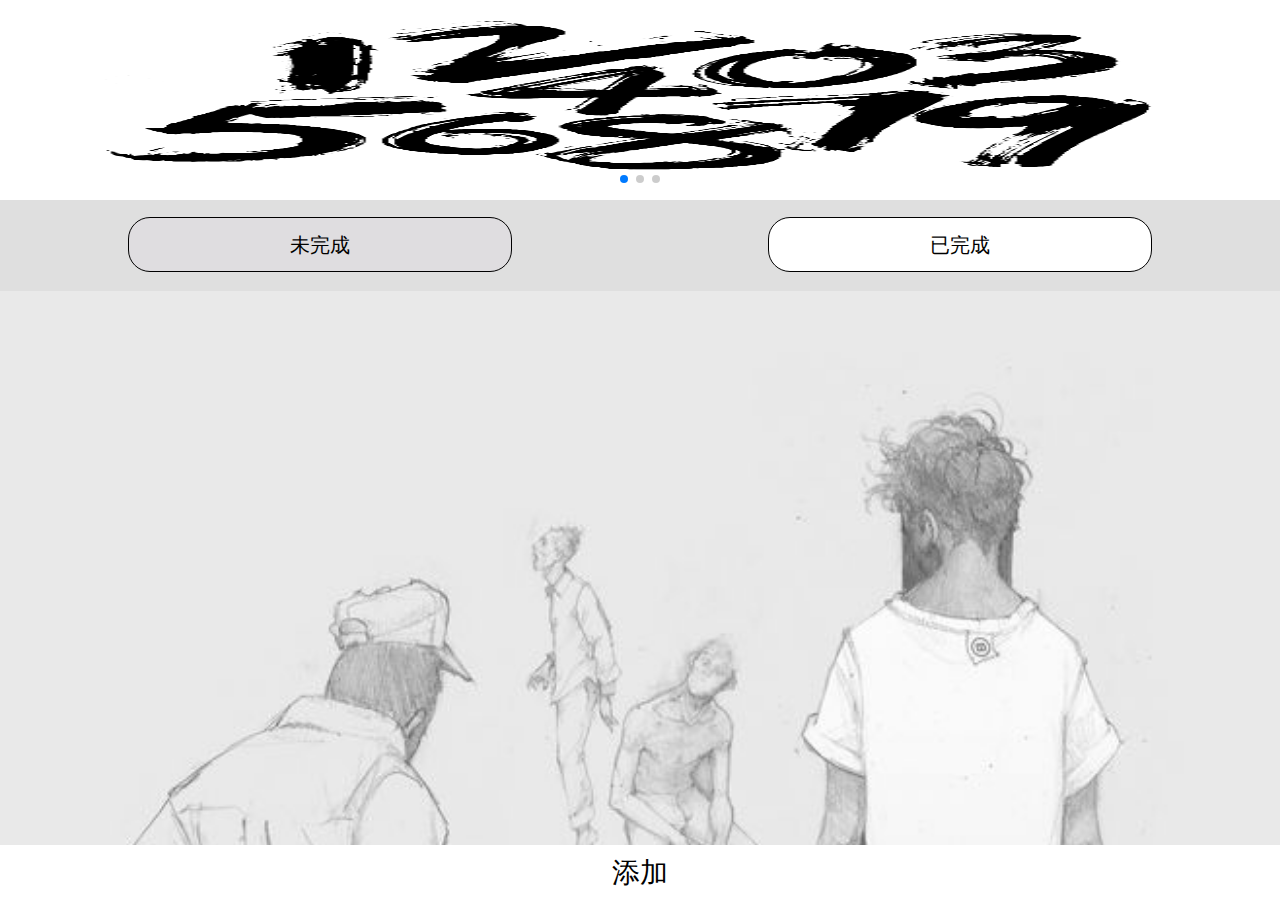
<file: project/jishibu/index.html>
<!doctype html>
<html lang="en">
<head>
    <meta charset="UTF-8">
    <meta name="viewport"
          content="width=device-width, user-scalable=no, initial-scale=1.0, maximum-scale=1.0, minimum-scale=1.0">
    <meta http-equiv="X-UA-Compatible" content="ie=edge">
    <title>Document</title>
    <link rel="stylesheet" href="css/swiper.min.css">
    <link rel="stylesheet" href="css/base.css">
    <link rel="stylesheet" href="css/index.css">
</head>
<body>
<div id="main">
    <div class="swiper-container">
        <div class="swiper-wrapper">
            <div class="swiper-slide"><img src="img/banner11.png" alt=""></div>
            <div class="swiper-slide"><img src="img/banner9.jpg" alt=""></div>
            <div class="swiper-slide"><img src="img/banner4.jpg" alt=""></div>
        </div>
        <!-- 如果需要分页器 -->
        <div class="swiper-pagination"></div>
    </div>
    <div class="btnbox">
        <div class="wait active">未完成</div>
        <div class="done">已完成</div>
    </div>
    <div class="content" style="background: url(img/1-6.jpg);background-size: cover;">

        <ul>
            <!--<li>-->
                <!--<input type="checkbox">-->
                <!--<time>2017-11-02 18:00:39 </time>-->
                <!--<p>今天的作业。。。。</p>-->
                <!--<i>0</i>-->
            <!--</li>-->
        </ul>
    </div>
    <div id="add">添加</div>
</div>
<div class="mask">
    <div id="editarea">
        <textarea id="text"></textarea>
        <input type="button" value="提交" id="submit">
        <div id="close">X</div>
    </div>
    <div class="showarea">

    </div>
</div>



</body>
<script src="js/jquery.js"></script>
<script src="js/swiper.min.js"></script>
<script src="js/iscroll.js"></script>
<script src="js/hammer.js"></script>
<script src="js/index.js"></script>

</html>
</file>
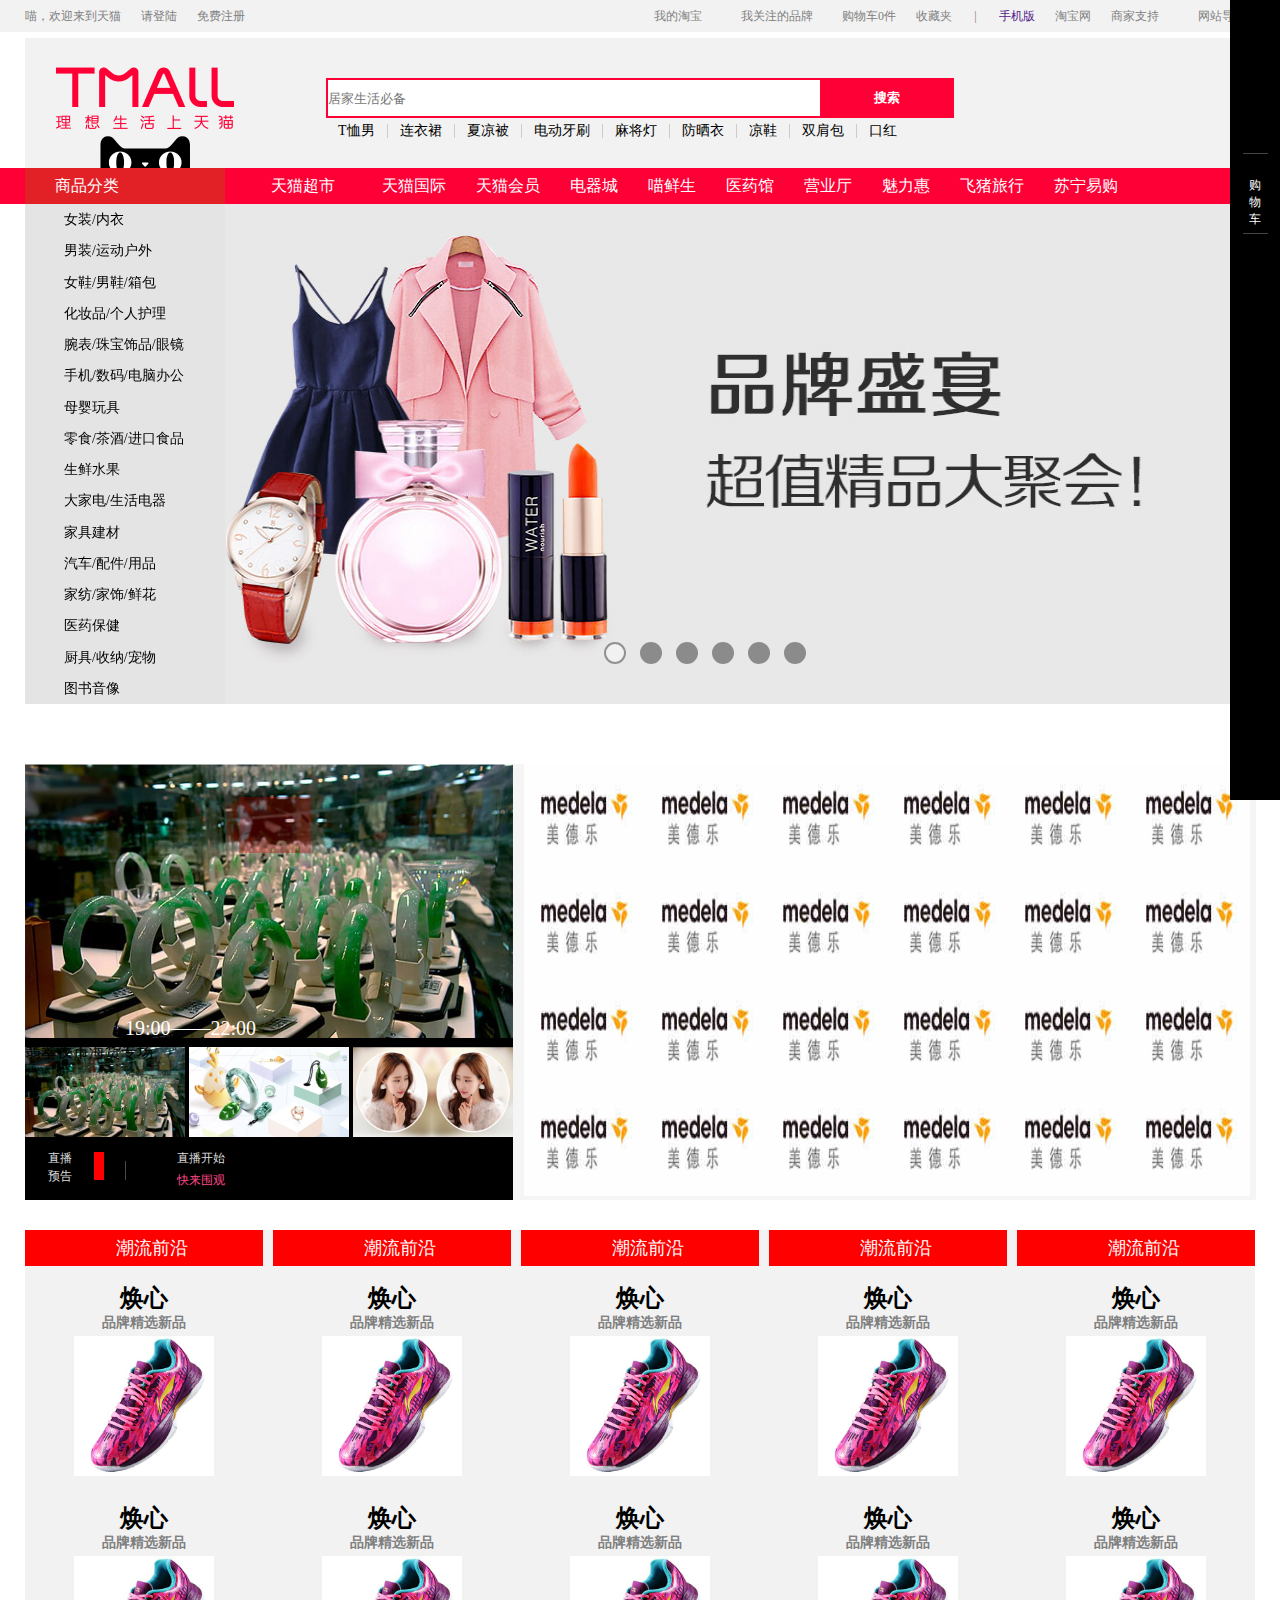
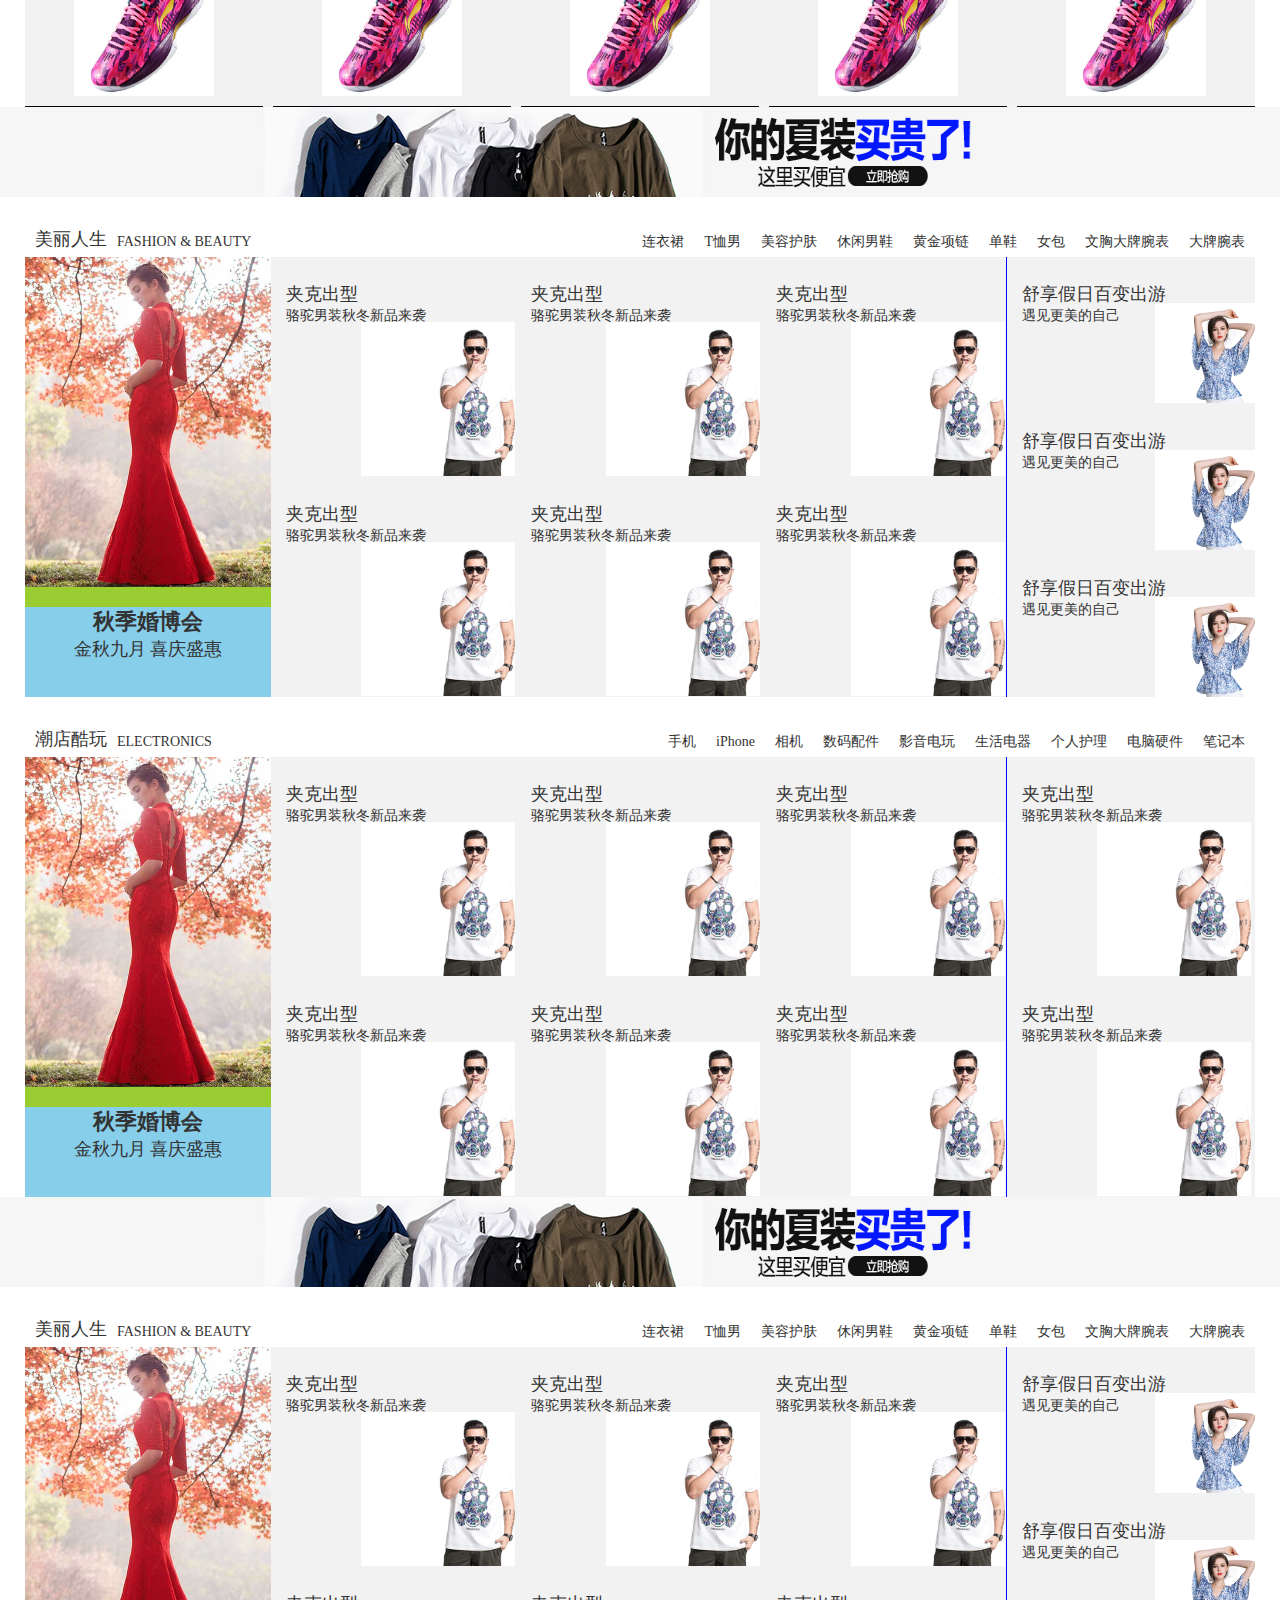
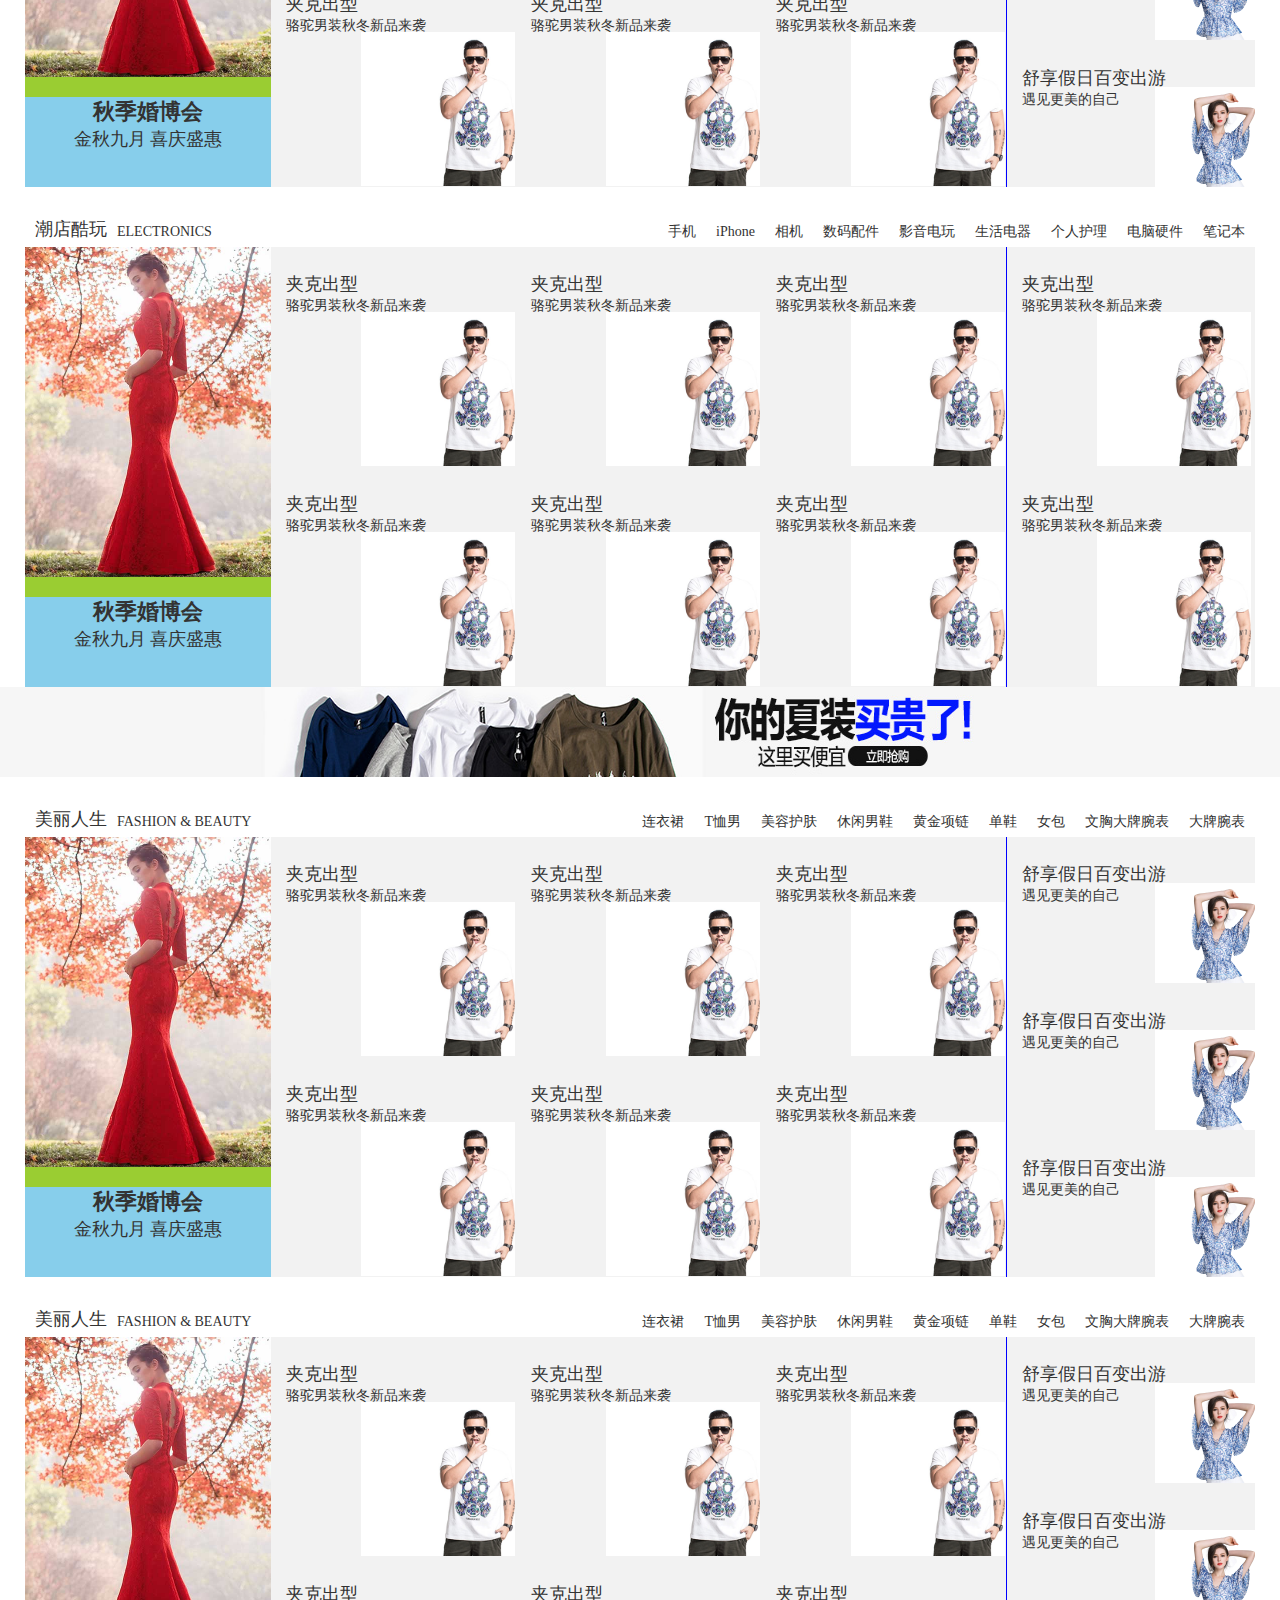
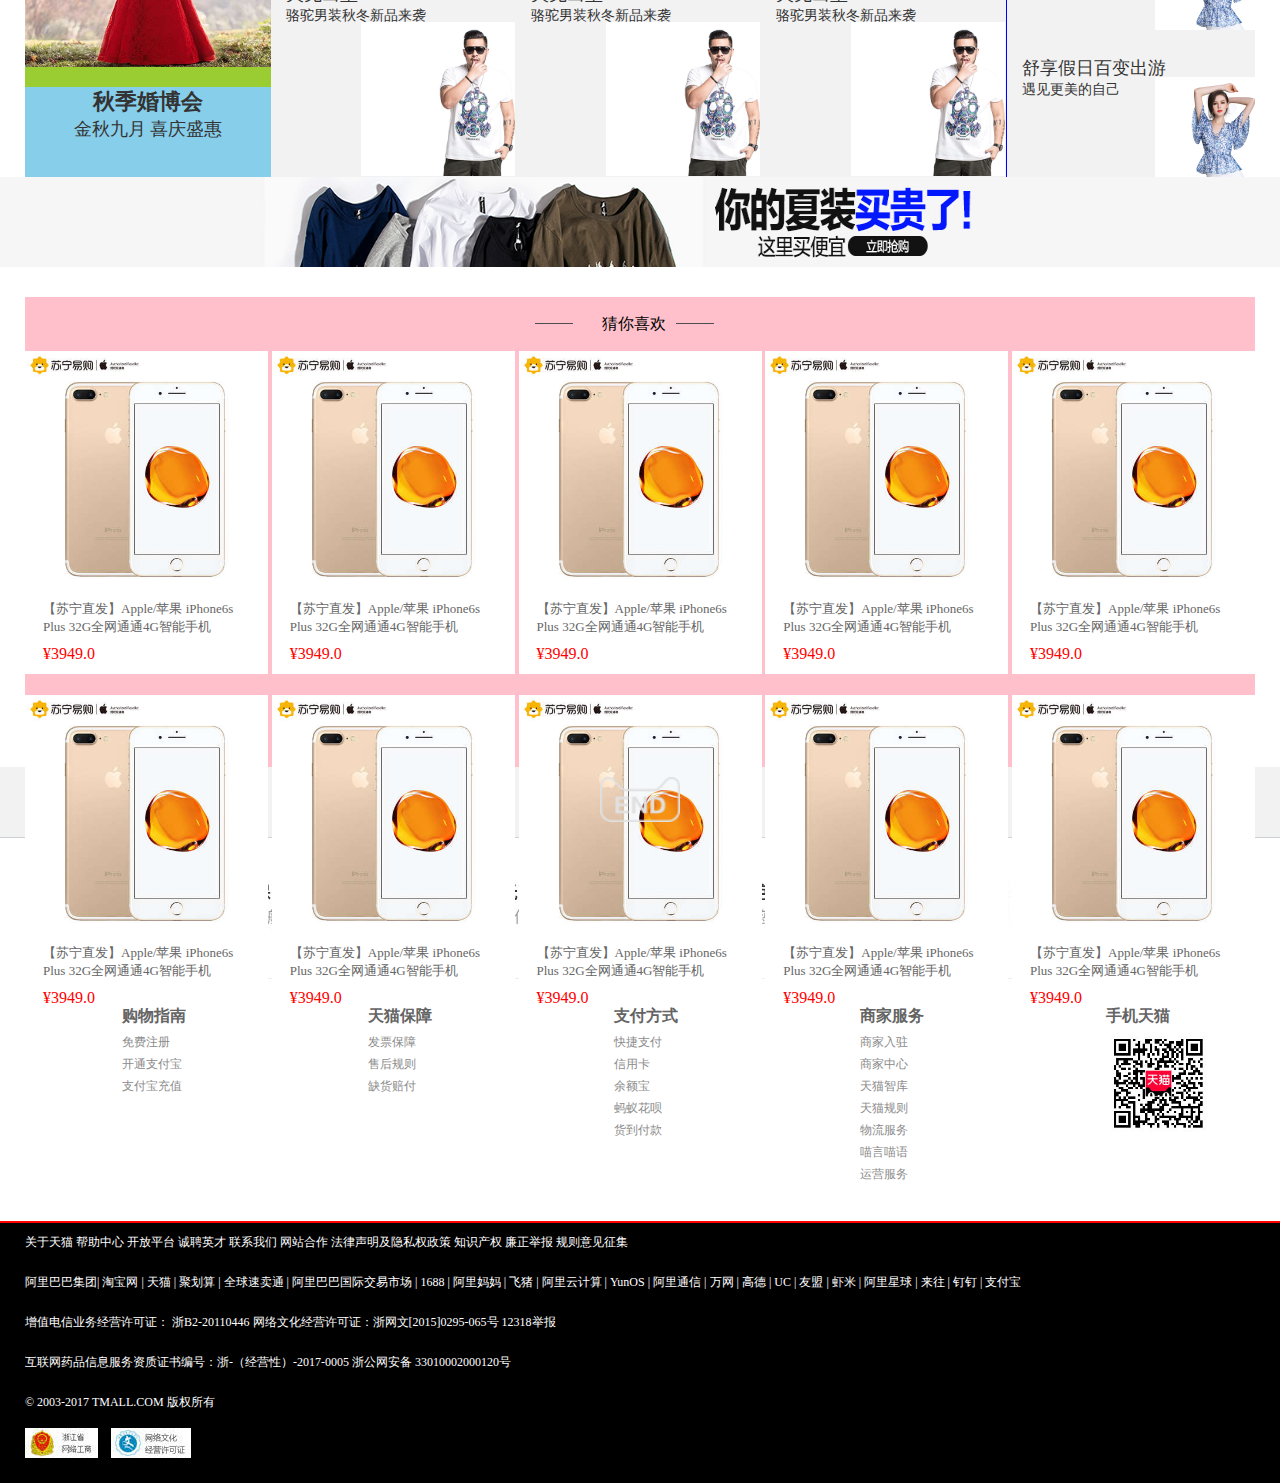
<file: project/tianmao/index.html>
<!DOCTYPE html>
<html lang="en">
<head>
	<meta charset="UTF-8">
	<title>天猫商城</title>
	<link rel="stylesheet" href="css/index.css">
	<link rel="stylesheet" href="css/bese.css">
	<link rel="shotcut icon" href="img/logo1.ico">
</head>
<body>
<!-- 顶部搜索开始 -->
<nav class="clear">
		
			<div class="donglogo">
				<i class="iconfont iconfont2">&#xe669;</i>
				<i class="iconfont iconfont3">&#xe633;</i>
			</div>
			<input type="text" placeholder="女神的衣橱必备" class="input1">
			<div class="dongsousuo">
				搜索
			</div>
		
</nav>
<!-- 顶部搜索结束 -->
<!-- 左侧导航开始 -->
<div class="btn">
		<div class="hdaohang">导航</div>
		<ul>
			<li>美丽人生</li>
			<li>潮电酷玩</li>
			<li>居家生活</li>
			<li>打造爱巢</li>
			<li>户外出行</li>
			<li>亲子时光</li>
			<li>猜你喜欢</li>
		</ul>
		<div class="ddaohang">顶部</div>
	</div>
<!-- 左侧导航结束 -->
<!-- 头部开始 -->
	<div id="head">
		<div class="head-neikuan">
			<div class="head-left">
				<div class="head-wenzi">喵，欢迎来到天猫</div>
				<div class="head-wenzi head-wenzi1"><a href="">请登陆</a></div>
				<div class="head-wenzi head-wenzi1"><a href="">免费注册</a></div>
			</div>
			<div class="head-right">
				<div class="head-wenzi head-wenzi1"><a href="">我的淘宝<i class="icon iconfont">&#xe63d;</i></a></div>
				<div class="head-wenzi head-wenzi1"><a href=""><i class="icon iconfont">&#xe657;</i>我关注的品牌</a></div>
				<div class="head-wenzi head-wenzi1"><a href=""><i class="icon iconfont">&#xe674;</i>购物车0件</a></div>
				<div class="head-wenzi head-wenzi1"><a href="">收藏夹<i class="icon iconfont">&#xe63d;</i></a></div>
				<div class="head-wenzi2">|</div>
				<div class="head-wenzi head-wenzi2"><a href=""><i class="icon iconfont">&#xe616;</i>手机版</a></div>
				<div class="head-wenzi head-wenzi1"><a href="">淘宝网</a></div>
				<div class="head-wenzi head-wenzi1"><a href="">商家支持<i class="icon iconfont">&#xe63d;</i></a></div>
				<div class="head-wenzi head-wenzi1"><a href=""><i class="icon iconfont">&#xe690;</i>网站导航<i class="icon iconfont">&#xe63d;</i></a></div>
			</div>
		</div>
	</div>
<!-- 头部结束 -->
<!-- 搜索开始 -->
	<div id="sousuo">
		<div class="sousuo-neikuan">
			<div class="sousuo-left"><img src="img/TB1MaLKRXXXXXaWXFXXXXXXXXXX-480-260.png" alt=""></div>
			<div class="sousuo-right">
            	<div class="sousuo-right-box">
                	<input type="text" class="sousuo-right-box1" placeholder="居家生活必备">
                	<input type="botton" class="sousuo-right-box2"value="搜索">
            	</div>
			
				<div class="sousuo-right-bottom">
                	<ul>
                    	<li class="sousuo-right-wenzi1">T恤男</li>
                    	<li class="sousuo-right-wenzi1">连衣裙</li>
                    	<li class="sousuo-right-wenzi1">夏凉被</li>
                    	<li class="sousuo-right-wenzi1">电动牙刷</li>
                    	<li class="sousuo-right-wenzi1">麻将灯</li>
                    	<li class="sousuo-right-wenzi1">防晒衣</li>
                    	<li class="sousuo-right-wenzi1">凉鞋</li>
                    	<li class="sousuo-right-wenzi1">双肩包</li>
                    	<li class="sousuo-right-wenzi2">口红</li>
                	</ul>
                </div>
            </div>
		</div>
	</div>
<!-- 搜索结束 -->
<!-- 标题栏开始 -->
	<div id="biaotilan">
		<div class="biaotilan-neikuan">
			<div class="biaotilan-neikuan-left">
				<div class="biaotilan-neikuan-left-wenzi"><a href=""><i class="icon iconfont2">&#xe690;</i> 商品分类</a></div>
			</div>
			<div class="biaotilan-neikuan-right">
				<div class="biaotilan-neikuan-right-wenzi"><a href=""><i class="icon iconfont2">&#xe65b;</i> 天猫超市</a></div>
				<div class="biaotilan-neikuan-right-wenzi"><a href=""><i class="icon iconfont2">&#xe68f;</i> 天猫国际</a></div>
				<div class="biaotilan-neikuan-right-wenzi"><a href="">天猫会员</a></div>
				<div class="biaotilan-neikuan-right-wenzi"><a href="">电器城</a></div>
				<div class="biaotilan-neikuan-right-wenzi"><a href="">喵鲜生</a></div>
				<div class="biaotilan-neikuan-right-wenzi"><a href="">医药馆</a></div>
				<div class="biaotilan-neikuan-right-wenzi"><a href="">营业厅</a></div>
				<div class="biaotilan-neikuan-right-wenzi"><a href="">魅力惠</a></div>
				<div class="biaotilan-neikuan-right-wenzi"><a href="">飞猪旅行</a></div>
				<div class="biaotilan-neikuan-right-wenzi"><a href="">苏宁易购</a></div>
			</div>
		</div>
	</div>
<!-- 标题栏结束 -->
<!-- banner开始 -->
	<div id="banner">
		<div class="banner-neikuan">
			<div class="banner-img">
				<a href="#" class="active"><img src="img/banner.jpg" alt=""></a>
				<a href="#"><img src="img/banner2.webp" alt=""></a>
				<a href="#"><img src="img/banner3.jpg" alt=""></a>
				<a href="#"><img src="img/banner4.webp" alt=""></a>
				<a href="#"><img src="img/banner5.webp" alt=""></a>
				<a href="#"><img src="img/banner6.webp" alt=""></a>
			</div>
			<div class="banner-neikuan-list">
				<div class="banner-neikuan-list-box">
					<div class="banner-neikuan-list-box-wenzi"><a href=""><i class="icon iconfont1">&#xe626;</i>女装/内衣</a></div>
				</div>	
				<div class="banner-neikuan-list-box">
					<div class="
					banner-neikuan-list-box-wenzi"><a href=""><i class="icon iconfont1">&#xe65f;</i>男装/运动户外</a></div>
				</div>
				<div class="banner-neikuan-list-box">
					<div class="
					banner-neikuan-list-box-wenzi"><a href=""><i class="icon iconfont1">&#xe65e;</i>女鞋/男鞋/箱包</a></div>
				</div>
				<div class="banner-neikuan-list-box">
					<div class="
					banner-neikuan-list-box-wenzi"><a href=""><i class="icon iconfont1">&#xe64f;</i>化妆品/个人护理</a></div>
				</div>
				<div class="banner-neikuan-list-box">
					<div class="
					banner-neikuan-list-box-wenzi"><a href=""><i class="icon iconfont1">&#xe61c;</i>腕表/珠宝饰品/眼镜</a></div>
				</div>
				<div class="banner-neikuan-list-box">
					<div class="
					banner-neikuan-list-box-wenzi"><a href=""><i class="icon iconfont1">&#xe616;</i>手机/数码/电脑办公</a></div>
				</div>
				<div class="banner-neikuan-list-box">
					<div class="
					banner-neikuan-list-box-wenzi"><a href=""><i class="icon iconfont1">&#xe623;</i>母婴玩具</a></div>
				</div>
				<div class="banner-neikuan-list-box">	
					<div class="
					banner-neikuan-list-box-wenzi"><a href=""><i class="icon iconfont1">&#xe622;</i>零食/茶酒/进口食品</a></div>
				</div>
				<div class="banner-neikuan-list-box">
					<div class="
					banner-neikuan-list-box-wenzi"><a href=""><i class="icon iconfont1">&#xe651;</i>生鲜水果</a></div>
				</div>
				<div class="banner-neikuan-list-box">
					<div class="
					banner-neikuan-list-box-wenzi"><a href=""><i class="icon iconfont1">&#xe621;</i>大家电/生活电器</a></div>
				</div>
				<div class="banner-neikuan-list-box">
					<div class="
					banner-neikuan-list-box-wenzi"><a href=""><i class="icon iconfont1">&#xe620;</i>家具建材</a></div>
				</div>
				<div class="banner-neikuan-list-box">	
					<div class="
					banner-neikuan-list-box-wenzi"><a href=""><i class="icon iconfont1">&#xe629;</i>汽车/配件/用品</a></div>
				</div>
				<div class="banner-neikuan-list-box">
					<div class="
					banner-neikuan-list-box-wenzi"><a href=""><i class="icon iconfont1">&#xe62a;</i>家纺/家饰/鲜花</a></div>
				</div>
				<div class="banner-neikuan-list-box">
					<div class="
					banner-neikuan-list-box-wenzi"><a href=""><i class="icon iconfont1">&#xe60d;</i>医药保健</a></div>
				</div>
				<div class="banner-neikuan-list-box">
					<div class="
					banner-neikuan-list-box-wenzi"><a href=""><i class="icon iconfont1">&#xe60c;</i>厨具/收纳/宠物</a></div>
				</div>
				<div class="banner-neikuan-list-box">
					<div class="
					banner-neikuan-list-box-wenzi"><a href=""><i class="icon iconfont1">&#xe62d;</i>图书音像</a></div>
				</div>
			</div>
			<div class="banner-dots">
				<span class="selected"></span>
				<span></span>
				<span></span>
				<span></span>
				<span></span>
				<span></span>
			</div>
		</div>
	</div>
<!-- banner结束 -->

<!-- 名牌展示开始 -->
	<div id="mpzhanshi">
		<div class="mpzhanshi-left">
			<div class="mpzhanshi-shipin">
				<div class="mpzhanshi-start">
					<i class="iconfont">
						
					</i>
				</div>
				<img src="img/33.png" alt="">
				<div class="zhibo-shipin-wenzi">
						翡翠夜市海货专场
				</div>
				<div class="mpzhanshi-shipin-wenzi zi">
						<i class="iconfont"></i>
						19:00——22:00
				</div>
				</div>
				<div class="mpzhanshi-shipin1 tu1">
					<img src="img/33.png" alt="">

				</div>
				<div class="mpzhanshi-shipin1">
					<img src="img/34.png" alt="">
				</div>
				<div class="mpzhanshi-shipin1">
					<img src="img/35.png" alt="">
				</div>
				<div class="mpzhanshi-leftzi">
					<div class="mpzhanshi-leftzi-1">
						直播
					</div>
					<div class="mpzhanshi-leftzi-2">
						预告
					</div>
				</div>
				<div class="mpzhanshi-leftzi1">
					
				</div>
				<div class="mpzhanshi-hj">
					<i class="iconfont">
						
					</i>
				</div>
				<div class="mpzhanshi-leftzi2">
					<div class="mpzhanshi-leftzi2-1">
						直播开始
					</div>
					<div class="mpzhanshi-leftzi2-2">
						快来围观
					</div>
				</div>
			</div>	
		
		<div class="mpzhanshi-right">
			<div class="mpzhanshi-right-box">
				<img src="img/13.jpg" alt="">
				<div class="mp-r-box-zhezhao">
					<a href="">
						<i class="iconfont">&#xe671;</i>
						<h1>优惠券 ￥10</h1>
						<div class="mp-r-box-more">点击进入</div>
					</a>
				</div>
			</div>
			<div class="mpzhanshi-right-box"><img src="img/13.jpg" alt=""><div class="mp-r-box-zhezhao">
					<a href="">
						<i class="iconfont">&#xe671;</i>
						<h1>优惠券 ￥10</h1>
						<div class="mp-r-box-more">点击进入</div>
					</a>
				</div>
			</div>
			<div class="mpzhanshi-right-box"><img src="img/13.jpg" alt=""><div class="mp-r-box-zhezhao">
					<a href="">
						<i class="iconfont">&#xe671;</i>
						<h1>优惠券 ￥10</h1>
						<div class="mp-r-box-more">点击进入</div>
					</a>
				</div></div>
			<div class="mpzhanshi-right-box"><img src="img/13.jpg" alt=""><div class="mp-r-box-zhezhao">
					<a href="">
						<i class="iconfont">&#xe671;</i>
						<h1>优惠券 ￥10</h1>
						<div class="mp-r-box-more">点击进入</div>
					</a>
				</div></div>
			<div class="mpzhanshi-right-box"><img src="img/13.jpg" alt=""><div class="mp-r-box-zhezhao">
					<a href="">
						<i class="iconfont">&#xe671;</i>
						<h1>优惠券 ￥10</h1>
						<div class="mp-r-box-more">点击进入</div>
					</a>
				</div></div>
			<div class="mpzhanshi-right-box"><img src="img/13.jpg" alt="">
			<div class="mp-r-box-zhezhao">
					<a href="">
						<i class="iconfont">&#xe671;</i>
						<h1>优惠券 ￥10</h1>
						<div class="mp-r-box-more">点击进入</div>
					</a>
				</div></div>
			<div class="mpzhanshi-right-box"><img src="img/13.jpg" alt=""><div class="mp-r-box-zhezhao">
					<a href="">
						<i class="iconfont">&#xe671;</i>
						<h1>优惠券 ￥10</h1>
						<div class="mp-r-box-more">点击进入</div>
					</a>
				</div></div>
			<div class="mpzhanshi-right-box"><img src="img/13.jpg" alt=""><div class="mp-r-box-zhezhao">
					<a href="">
						<i class="iconfont">&#xe671;</i>
						<h1>优惠券 ￥10</h1>
						<div class="mp-r-box-more">点击进入</div>
					</a>
				</div></div>
			<div class="mpzhanshi-right-box"><img src="img/13.jpg" alt=""><div class="mp-r-box-zhezhao">
					<a href="">
						<i class="iconfont">&#xe671;</i>
						<h1>优惠券 ￥10</h1>
						<div class="mp-r-box-more">点击进入</div>
					</a>
				</div></div>
			<div class="mpzhanshi-right-box"><img src="img/13.jpg" alt=""><div class="mp-r-box-zhezhao">
					<a href="">
						<i class="iconfont">&#xe671;</i>
						<h1>优惠券 ￥10</h1>
						<div class="mp-r-box-more">点击进入</div>
					</a>
				</div></div>
			<div class="mpzhanshi-right-box"><img src="img/13.jpg" alt=""><div class="mp-r-box-zhezhao">
					<a href="">
						<i class="iconfont">&#xe671;</i>
						<h1>优惠券 ￥10</h1>
						<div class="mp-r-box-more">点击进入</div>
					</a>
				</div></div>
			<div class="mpzhanshi-right-box"><img src="img/13.jpg" alt=""><div class="mp-r-box-zhezhao">
					<a href="">
						<i class="iconfont">&#xe671;</i>
						<h1>优惠券 ￥10</h1>
						<div class="mp-r-box-more">点击进入</div>
					</a>
				</div></div>
			<div class="mpzhanshi-right-box"><img src="img/13.jpg" alt=""><div class="mp-r-box-zhezhao">
					<a href="">
						<i class="iconfont">&#xe671;</i>
						<h1>优惠券 ￥10</h1>
						<div class="mp-r-box-more">点击进入</div>
					</a>
				</div></div>
			<div class="mpzhanshi-right-box"><img src="img/13.jpg" alt=""><div class="mp-r-box-zhezhao">
					<a href="">
						<i class="iconfont">&#xe671;</i>
						<h1>优惠券 ￥10</h1>
						<div class="mp-r-box-more">点击进入</div>
					</a>
				</div></div>
			<div class="mpzhanshi-right-box"><img src="img/13.jpg" alt=""><div class="mp-r-box-zhezhao">
					<a href="">
						<i class="iconfont">&#xe671;</i>
						<h1>优惠券 ￥10</h1>
						<div class="mp-r-box-more">点击进入</div>
					</a>
				</div></div>
			<div class="mpzhanshi-right-box"><img src="img/13.jpg" alt=""><div class="mp-r-box-zhezhao">
					<a href="">
						<i class="iconfont">&#xe671;</i>
						<h1>优惠券 ￥10</h1>
						<div class="mp-r-box-more">点击进入</div>
					</a>
				</div></div>
			<div class="mpzhanshi-right-box"><img src="img/13.jpg" alt=""><div class="mp-r-box-zhezhao">
					<a href="">
						<i class="iconfont">&#xe671;</i>
						<h1>优惠券 ￥10</h1>
						<div class="mp-r-box-more">点击进入</div>
					</a>
				</div></div>
			<div class="mpzhanshi-right-box"><img src="img/13.jpg" alt=""><div class="mp-r-box-zhezhao">
					<a href="">
						<i class="iconfont">&#xe671;</i>
						<h1>优惠券 ￥10</h1>
						<div class="mp-r-box-more">点击进入</div>
					</a>
				</div></div>
			<div class="mpzhanshi-right-box"><img src="img/13.jpg" alt=""><div class="mp-r-box-zhezhao">
					<a href="">
						<i class="iconfont">&#xe671;</i>
						<h1>优惠券 ￥10</h1>
						<div class="mp-r-box-more">点击进入</div>
					</a>
				</div></div>
			<div class="mpzhanshi-right-box"><img src="img/13.jpg" alt=""><div class="mp-r-box-zhezhao">
					<a href="">
						<i class="iconfont">&#xe671;</i>
						<h1>优惠券 ￥10</h1>
						<div class="mp-r-box-more">点击进入</div>
					</a>
				</div></div>
			<div class="mpzhanshi-right-box"><img src="img/13.jpg" alt=""><div class="mp-r-box-zhezhao">
					<a href="">
						<i class="iconfont">&#xe671;</i>
						<h1>优惠券 ￥10</h1>
						<div class="mp-r-box-more">点击进入</div>
					</a>
				</div></div>
			<div class="mpzhanshi-right-box"><img src="img/13.jpg" alt=""><div class="mp-r-box-zhezhao">
					<a href="">
						<i class="iconfont">&#xe671;</i>
						<h1>优惠券 ￥10</h1>
						<div class="mp-r-box-more">点击进入</div>
					</a>
				</div></div>
			<div class="mpzhanshi-right-box"><img src="img/13.jpg" alt=""><div class="mp-r-box-zhezhao">
					<a href="">
						<i class="iconfont">&#xe671;</i>
						<h1>优惠券 ￥10</h1>
						<div class="mp-r-box-more">点击进入</div>
					</a>
				</div></div>
			<div class="mpzhanshi-right-box"><img src="img/13.jpg" alt=""><div class="mp-r-box-zhezhao">
					<a href="">
						<i class="iconfont">&#xe671;</i>
						<h1>优惠券 ￥10</h1>
						<div class="mp-r-box-more">点击进入</div>
					</a>
				</div></div>
		</div>
	</div>
<!-- 名牌展示结束 -->

<!-- 潮流前沿开始 -->
	<div id="chaoliu">
		<div class="chaoliu-box">
			<div class="chaoliu-box-top"><a href=""><i class="icon iconfont1">&#xe62d;</i> 潮流前沿</a></div>
			<div class="chaoliu-box-center">
				<h1>焕心</h1>
				<h2>品牌精选新品</h2>
				<div class="chaoliu-box-img">
					<img src="img/19.jpg" alt="">
				</div>
			</div>
				<div class="chaoliu-box-center">
				<h1>焕心</h1>
				<h2>品牌精选新品</h2>
				<div class="chaoliu-box-img">
					<img src="img/19.jpg" alt="">
				</div>
			</div>
		</div>
		<div class="chaoliu-box chaoliu-box1">
			<div class="chaoliu-box-top"><a href=""><i class="icon iconfont1">&#xe62d;</i> 潮流前沿</a></div>
			<div class="chaoliu-box-center">
				<h1>焕心</h1>
				<h2>品牌精选新品</h2>
				<div class="chaoliu-box-img">
					<img src="img/19.jpg" alt="">
				</div>
			</div>
				<div class="chaoliu-box-center">
				<h1>焕心</h1>
				<h2>品牌精选新品</h2>
				<div class="chaoliu-box-img">
					<img src="img/19.jpg" alt="">
				</div>
			</div>
		</div>
				<div class="chaoliu-box chaoliu-box1">
			<div class="chaoliu-box-top"><a href=""><i class="icon iconfont1">&#xe62d;</i> 潮流前沿</a></div>
			<div class="chaoliu-box-center">
				<h1>焕心</h1>
				<h2>品牌精选新品</h2>
				<div class="chaoliu-box-img">
					<img src="img/19.jpg" alt="">
				</div>
			</div>
				<div class="chaoliu-box-center">
				<h1>焕心</h1>
				<h2>品牌精选新品</h2>
				<div class="chaoliu-box-img">
					<img src="img/19.jpg" alt="">
				</div>
			</div>
		</div>
				<div class="chaoliu-box chaoliu-box1">
			<div class="chaoliu-box-top"><a href=""><i class="icon iconfont1">&#xe62d;</i> 潮流前沿</a></div>
			<div class="chaoliu-box-center">
				<h1>焕心</h1>
				<h2>品牌精选新品</h2>
				<div class="chaoliu-box-img">
					<img src="img/19.jpg" alt="">
				</div>
			</div>
				<div class="chaoliu-box-center">
				<h1>焕心</h1>
				<h2>品牌精选新品</h2>
				<div class="chaoliu-box-img">
					<img src="img/19.jpg" alt="">
				</div>
			</div>
		</div>
				<div class="chaoliu-box chaoliu-box1">
			<div class="chaoliu-box-top"><a href=""><i class="icon iconfont1">&#xe62d;</i> 潮流前沿</a></div>
			<div class="chaoliu-box-center">
				<h1>焕心</h1>
				<h2>品牌精选新品</h2>
				<div class="chaoliu-box-img">
					<img src="img/19.jpg" alt="">
				</div>
			</div>
				<div class="chaoliu-box-center">
				<h1>焕心</h1>
				<h2>品牌精选新品</h2>
				<div class="chaoliu-box-img">
					<img src="img/19.jpg" alt="">
				</div>
			</div>
		</div>
	</div>
<!-- 潮流前沿结束 -->
	<div class="ing-gd"><img src="img/24.jpg" alt=""></div>
<div class="bigbox">
	<!-- 美丽人生开始 -->
	<div id="mlrs">
		<div class="mlrs-top">
			<div class="mlrs-top-zuo">
				<i class="iconfont"></i>
				<h1>美丽人生</h1>
				<h2>FASHION & BEAUTY</h2>
			</div>
			<div class="mlrs-top-you">
				<div class="mlrs-top-you-wz">连衣裙</div>
				<div class="mlrs-top-you-wz">T恤男</div>
				<div class="mlrs-top-you-wz">美容护肤</div>
				<div class="mlrs-top-you-wz">休闲男鞋</div>
				<div class="mlrs-top-you-wz">黄金项链</div>
				<div class="mlrs-top-you-wz">单鞋</div>
				<div class="mlrs-top-you-wz">女包</div>
				<div class="mlrs-top-you-wz">文胸大牌腕表</div>
				<div class="mlrs-top-you-wz">大牌腕表</div>
			</div>
		</div>
		<div class="mlrs-bottom">
			<div class="mlrs-bottom-zuo">
				<div class="mlrs-bottom-zuo-img">
					<img src="img/mlrs.jpg" alt="">
				</div>
				<div class="mlrs-bottom-zuo-x">
					<h1>秋季婚博会</h1>
					<h2>金秋九月 喜庆盛惠</h2>
				</div>
			</div>
			<div class="mlrs-bottom-you">
				<div class="mlrs-bottom-you-1">
					<h1>夹克出型</h1>
					<h2>骆驼男装秋冬新品来袭</h2>
					<div class="mlrs-bottom-you-1-img">
						<img src="img/26.jpg" alt="">
					</div>
				</div>
				<div class="mlrs-bottom-you-1">
					<h1>夹克出型</h1>
					<h2>骆驼男装秋冬新品来袭</h2>
					<div class="mlrs-bottom-you-1-img">
						<img src="img/26.jpg" alt="">
					</div>
				</div>
				<div class="mlrs-bottom-you-1">
					<h1>夹克出型</h1>
					<h2>骆驼男装秋冬新品来袭</h2>
					<div class="mlrs-bottom-you-1-img">
						<img src="img/26.jpg" alt="">
					</div>
				</div>
				<div class="mlrs-bottom-you-1">
					<h1>夹克出型</h1>
					<h2>骆驼男装秋冬新品来袭</h2>
					<div class="mlrs-bottom-you-1-img">
						<img src="img/26.jpg" alt="">
					</div>
				</div>
				<div class="mlrs-bottom-you-1">
					<h1>夹克出型</h1>
					<h2>骆驼男装秋冬新品来袭</h2>
					<div class="mlrs-bottom-you-1-img">
						<img src="img/26.jpg" alt="">
					</div>
				</div>
				<div class="mlrs-bottom-you-1">
					<h1>夹克出型</h1>
					<h2>骆驼男装秋冬新品来袭</h2>
					<div class="mlrs-bottom-you-1-img">
						<img src="img/26.jpg" alt="">
					</div>
				</div>

			</div>

			<div class="mlrs-bottom-right">
				<div class="mlrs-bottom-right-1">
					<h1>舒享假日百变出游</h1>
					<h2>遇见更美的自己</h2>
					<div class="mlrs-bottom-right-1-img">
						<img src="img/18.jpg" alt="">
					</div>
				</div>

				<div class="mlrs-bottom-right-1">
					<h1>舒享假日百变出游</h1>
					<h2>遇见更美的自己</h2>
					<div class="mlrs-bottom-right-1-img">
						<img src="img/18.jpg" alt="">
					</div>
				</div>
				<div class="mlrs-bottom-right-1 mlrs-bottom-right-2">
					<h1>舒享假日百变出游</h1>
					<h2>遇见更美的自己</h2>
					<div class="mlrs-bottom-right-1-img">
						<img src="img/18.jpg" alt="">
					</div>
				</div>
			</div>
		</div>
	</div>
	<!-- 美丽人生结束 -->
	<!-- 潮店酷玩开始 -->
	<div id="mlrs">
		<div class="mlrs-top">
			<div class="mlrs-top-zuo">
				<i class="iconfont"></i>
				<h1>潮店酷玩</h1>
				<h2>ELECTRONICS</h2>
			</div>
			<div class="mlrs-top-you">
				<div class="mlrs-top-you-wz">手机</div>
				<div class="mlrs-top-you-wz">iPhone</div>
				<div class="mlrs-top-you-wz">相机</div>
				<div class="mlrs-top-you-wz">数码配件</div>
				<div class="mlrs-top-you-wz">影音电玩</div>
				<div class="mlrs-top-you-wz">生活电器</div>
				<div class="mlrs-top-you-wz">个人护理</div>
				<div class="mlrs-top-you-wz">电脑硬件</div>
				<div class="mlrs-top-you-wz">笔记本</div>
			</div>
		</div>
		<div class="mlrs-bottom">
			<div class="mlrs-bottom-zuo">
				<div class="mlrs-bottom-zuo-img">
					<img src="img/mlrs.jpg" alt="">
				</div>
				<div class="mlrs-bottom-zuo-x">
					<h1>秋季婚博会</h1>
					<h2>金秋九月 喜庆盛惠</h2>
				</div>
			</div>
			<div class="mlrs-bottom-you">
				<div class="mlrs-bottom-you-1">
					<h1>夹克出型</h1>
					<h2>骆驼男装秋冬新品来袭</h2>
					<div class="mlrs-bottom-you-1-img">
						<img src="img/26.jpg" alt="">
					</div>
				</div>
				<div class="mlrs-bottom-you-1">
					<h1>夹克出型</h1>
					<h2>骆驼男装秋冬新品来袭</h2>
					<div class="mlrs-bottom-you-1-img">
						<img src="img/26.jpg" alt="">
					</div>
				</div>
				<div class="mlrs-bottom-you-1">
					<h1>夹克出型</h1>
					<h2>骆驼男装秋冬新品来袭</h2>
					<div class="mlrs-bottom-you-1-img">
						<img src="img/26.jpg" alt="">
					</div>
				</div>
				<div class="mlrs-bottom-you-1">
					<h1>夹克出型</h1>
					<h2>骆驼男装秋冬新品来袭</h2>
					<div class="mlrs-bottom-you-1-img">
						<img src="img/26.jpg" alt="">
					</div>
				</div>
				<div class="mlrs-bottom-you-1">
					<h1>夹克出型</h1>
					<h2>骆驼男装秋冬新品来袭</h2>
					<div class="mlrs-bottom-you-1-img">
						<img src="img/26.jpg" alt="">
					</div>
				</div>
				<div class="mlrs-bottom-you-1">
					<h1>夹克出型</h1>
					<h2>骆驼男装秋冬新品来袭</h2>
					<div class="mlrs-bottom-you-1-img">
						<img src="img/26.jpg" alt="">
					</div>
				</div>

			</div>

			<div class="mlrs-bottom-right">
				<div class="mlrs-bottom-you-1">
					<h1>夹克出型</h1>
					<h2>骆驼男装秋冬新品来袭</h2>
					<div class="mlrs-bottom-you-1-img">
						<img src="img/26.jpg" alt="">
					</div>
				</div>
				<div class="mlrs-bottom-you-1">
					<h1>夹克出型</h1>
					<h2>骆驼男装秋冬新品来袭</h2>
					<div class="mlrs-bottom-you-1-img">
						<img src="img/26.jpg" alt="">
					</div>
				</div>
			</div>
		</div>
	</div>
	<!-- 潮店酷玩结束 -->
	<div class="ing-gd"><img src="img/24.jpg" alt=""></div>
	<!-- 居家生活开始 -->
	<div id="mlrs">
		<div class="mlrs-top">
			<div class="mlrs-top-zuo">
				<i class="iconfont"></i>
				<h1>美丽人生</h1>
				<h2>FASHION & BEAUTY</h2>
			</div>
			<div class="mlrs-top-you">
				<div class="mlrs-top-you-wz">连衣裙</div>
				<div class="mlrs-top-you-wz">T恤男</div>
				<div class="mlrs-top-you-wz">美容护肤</div>
				<div class="mlrs-top-you-wz">休闲男鞋</div>
				<div class="mlrs-top-you-wz">黄金项链</div>
				<div class="mlrs-top-you-wz">单鞋</div>
				<div class="mlrs-top-you-wz">女包</div>
				<div class="mlrs-top-you-wz">文胸大牌腕表</div>
				<div class="mlrs-top-you-wz">大牌腕表</div>
			</div>
		</div>
		<div class="mlrs-bottom">
			<div class="mlrs-bottom-zuo">
				<div class="mlrs-bottom-zuo-img">
					<img src="img/mlrs.jpg" alt="">
				</div>
				<div class="mlrs-bottom-zuo-x">
					<h1>秋季婚博会</h1>
					<h2>金秋九月 喜庆盛惠</h2>
				</div>
			</div>
			<div class="mlrs-bottom-you">
				<div class="mlrs-bottom-you-1">
					<h1>夹克出型</h1>
					<h2>骆驼男装秋冬新品来袭</h2>
					<div class="mlrs-bottom-you-1-img">
						<img src="img/26.jpg" alt="">
					</div>
				</div>
				<div class="mlrs-bottom-you-1">
					<h1>夹克出型</h1>
					<h2>骆驼男装秋冬新品来袭</h2>
					<div class="mlrs-bottom-you-1-img">
						<img src="img/26.jpg" alt="">
					</div>
				</div>
				<div class="mlrs-bottom-you-1">
					<h1>夹克出型</h1>
					<h2>骆驼男装秋冬新品来袭</h2>
					<div class="mlrs-bottom-you-1-img">
						<img src="img/26.jpg" alt="">
					</div>
				</div>
				<div class="mlrs-bottom-you-1">
					<h1>夹克出型</h1>
					<h2>骆驼男装秋冬新品来袭</h2>
					<div class="mlrs-bottom-you-1-img">
						<img src="img/26.jpg" alt="">
					</div>
				</div>
				<div class="mlrs-bottom-you-1">
					<h1>夹克出型</h1>
					<h2>骆驼男装秋冬新品来袭</h2>
					<div class="mlrs-bottom-you-1-img">
						<img src="img/26.jpg" alt="">
					</div>
				</div>
				<div class="mlrs-bottom-you-1">
					<h1>夹克出型</h1>
					<h2>骆驼男装秋冬新品来袭</h2>
					<div class="mlrs-bottom-you-1-img">
						<img src="img/26.jpg" alt="">
					</div>
				</div>

			</div>

			<div class="mlrs-bottom-right">
				<div class="mlrs-bottom-right-1">
					<h1>舒享假日百变出游</h1>
					<h2>遇见更美的自己</h2>
					<div class="mlrs-bottom-right-1-img">
						<img src="img/18.jpg" alt="">
					</div>
				</div>

				<div class="mlrs-bottom-right-1">
					<h1>舒享假日百变出游</h1>
					<h2>遇见更美的自己</h2>
					<div class="mlrs-bottom-right-1-img">
						<img src="img/18.jpg" alt="">
					</div>
				</div>
				<div class="mlrs-bottom-right-1 mlrs-bottom-right-2">
					<h1>舒享假日百变出游</h1>
					<h2>遇见更美的自己</h2>
					<div class="mlrs-bottom-right-1-img">
						<img src="img/18.jpg" alt="">
					</div>
				</div>
			</div>
		</div>
	</div>
	<!-- 居家生活结束 -->
	<!-- 打造爱巣开始 -->
	<div id="mlrs">
		<div class="mlrs-top">
			<div class="mlrs-top-zuo">
				<i class="iconfont"></i>
				<h1>潮店酷玩</h1>
				<h2>ELECTRONICS</h2>
			</div>
			<div class="mlrs-top-you">
				<div class="mlrs-top-you-wz">手机</div>
				<div class="mlrs-top-you-wz">iPhone</div>
				<div class="mlrs-top-you-wz">相机</div>
				<div class="mlrs-top-you-wz">数码配件</div>
				<div class="mlrs-top-you-wz">影音电玩</div>
				<div class="mlrs-top-you-wz">生活电器</div>
				<div class="mlrs-top-you-wz">个人护理</div>
				<div class="mlrs-top-you-wz">电脑硬件</div>
				<div class="mlrs-top-you-wz">笔记本</div>
			</div>
		</div>
		<div class="mlrs-bottom">
			<div class="mlrs-bottom-zuo">
				<div class="mlrs-bottom-zuo-img">
					<img src="img/mlrs.jpg" alt="">
				</div>
				<div class="mlrs-bottom-zuo-x">
					<h1>秋季婚博会</h1>
					<h2>金秋九月 喜庆盛惠</h2>
				</div>
			</div>
			<div class="mlrs-bottom-you">
				<div class="mlrs-bottom-you-1">
					<h1>夹克出型</h1>
					<h2>骆驼男装秋冬新品来袭</h2>
					<div class="mlrs-bottom-you-1-img">
						<img src="img/26.jpg" alt="">
					</div>
				</div>
				<div class="mlrs-bottom-you-1">
					<h1>夹克出型</h1>
					<h2>骆驼男装秋冬新品来袭</h2>
					<div class="mlrs-bottom-you-1-img">
						<img src="img/26.jpg" alt="">
					</div>
				</div>
				<div class="mlrs-bottom-you-1">
					<h1>夹克出型</h1>
					<h2>骆驼男装秋冬新品来袭</h2>
					<div class="mlrs-bottom-you-1-img">
						<img src="img/26.jpg" alt="">
					</div>
				</div>
				<div class="mlrs-bottom-you-1">
					<h1>夹克出型</h1>
					<h2>骆驼男装秋冬新品来袭</h2>
					<div class="mlrs-bottom-you-1-img">
						<img src="img/26.jpg" alt="">
					</div>
				</div>
				<div class="mlrs-bottom-you-1">
					<h1>夹克出型</h1>
					<h2>骆驼男装秋冬新品来袭</h2>
					<div class="mlrs-bottom-you-1-img">
						<img src="img/26.jpg" alt="">
					</div>
				</div>
				<div class="mlrs-bottom-you-1">
					<h1>夹克出型</h1>
					<h2>骆驼男装秋冬新品来袭</h2>
					<div class="mlrs-bottom-you-1-img">
						<img src="img/26.jpg" alt="">
					</div>
				</div>

			</div>

			<div class="mlrs-bottom-right">
				<div class="mlrs-bottom-you-1">
					<h1>夹克出型</h1>
					<h2>骆驼男装秋冬新品来袭</h2>
					<div class="mlrs-bottom-you-1-img">
						<img src="img/26.jpg" alt="">
					</div>
				</div>
				<div class="mlrs-bottom-you-1">
					<h1>夹克出型</h1>
					<h2>骆驼男装秋冬新品来袭</h2>
					<div class="mlrs-bottom-you-1-img">
						<img src="img/26.jpg" alt="">
					</div>
				</div> -->
			</div>
		</div>
	</div>
	<!-- 打造爱巢结束 -->
	<div class="ing-gd"><img src="img/24.jpg" alt=""></div>
	<!-- 户外出行开始 -->
	<div id="mlrs">
		<div class="mlrs-top">
			<div class="mlrs-top-zuo">
				<i class="iconfont"></i>
				<h1>美丽人生</h1>
				<h2>FASHION & BEAUTY</h2>
			</div>
			<div class="mlrs-top-you">
				<div class="mlrs-top-you-wz">连衣裙</div>
				<div class="mlrs-top-you-wz">T恤男</div>
				<div class="mlrs-top-you-wz">美容护肤</div>
				<div class="mlrs-top-you-wz">休闲男鞋</div>
				<div class="mlrs-top-you-wz">黄金项链</div>
				<div class="mlrs-top-you-wz">单鞋</div>
				<div class="mlrs-top-you-wz">女包</div>
				<div class="mlrs-top-you-wz">文胸大牌腕表</div>
				<div class="mlrs-top-you-wz">大牌腕表</div>
			</div>
		</div>
		<div class="mlrs-bottom">
			<div class="mlrs-bottom-zuo">
				<div class="mlrs-bottom-zuo-img">
					<img src="img/mlrs.jpg" alt="">
				</div>
				<div class="mlrs-bottom-zuo-x">
					<h1>秋季婚博会</h1>
					<h2>金秋九月 喜庆盛惠</h2>
				</div>
			</div>
			<div class="mlrs-bottom-you">
				<div class="mlrs-bottom-you-1">
					<h1>夹克出型</h1>
					<h2>骆驼男装秋冬新品来袭</h2>
					<div class="mlrs-bottom-you-1-img">
						<img src="img/26.jpg" alt="">
					</div>
				</div>
				<div class="mlrs-bottom-you-1">
					<h1>夹克出型</h1>
					<h2>骆驼男装秋冬新品来袭</h2>
					<div class="mlrs-bottom-you-1-img">
						<img src="img/26.jpg" alt="">
					</div>
				</div>
				<div class="mlrs-bottom-you-1">
					<h1>夹克出型</h1>
					<h2>骆驼男装秋冬新品来袭</h2>
					<div class="mlrs-bottom-you-1-img">
						<img src="img/26.jpg" alt="">
					</div>
				</div>
				<div class="mlrs-bottom-you-1">
					<h1>夹克出型</h1>
					<h2>骆驼男装秋冬新品来袭</h2>
					<div class="mlrs-bottom-you-1-img">
						<img src="img/26.jpg" alt="">
					</div>
				</div>
				<div class="mlrs-bottom-you-1">
					<h1>夹克出型</h1>
					<h2>骆驼男装秋冬新品来袭</h2>
					<div class="mlrs-bottom-you-1-img">
						<img src="img/26.jpg" alt="">
					</div>
				</div>
				<div class="mlrs-bottom-you-1">
					<h1>夹克出型</h1>
					<h2>骆驼男装秋冬新品来袭</h2>
					<div class="mlrs-bottom-you-1-img">
						<img src="img/26.jpg" alt="">
					</div>
				</div>

			</div>

			<div class="mlrs-bottom-right">
				<div class="mlrs-bottom-right-1">
					<h1>舒享假日百变出游</h1>
					<h2>遇见更美的自己</h2>
					<div class="mlrs-bottom-right-1-img">
						<img src="img/18.jpg" alt="">
					</div>
				</div>

				<div class="mlrs-bottom-right-1">
					<h1>舒享假日百变出游</h1>
					<h2>遇见更美的自己</h2>
					<div class="mlrs-bottom-right-1-img">
						<img src="img/18.jpg" alt="">
					</div>
				</div>
				<div class="mlrs-bottom-right-1 mlrs-bottom-right-2">
					<h1>舒享假日百变出游</h1>
					<h2>遇见更美的自己</h2>
					<div class="mlrs-bottom-right-1-img">
						<img src="img/18.jpg" alt="">
					</div>
				</div>
			</div>
		</div>
	</div>
	<!-- 户外出行结束 -->
	<!-- 亲子时光开始 -->
	<div id="mlrs">
		<div class="mlrs-top">
			<div class="mlrs-top-zuo">
				<i class="iconfont"></i>
				<h1>美丽人生</h1>
				<h2>FASHION & BEAUTY</h2>
			</div>
			<div class="mlrs-top-you">
				<div class="mlrs-top-you-wz">连衣裙</div>
				<div class="mlrs-top-you-wz">T恤男</div>
				<div class="mlrs-top-you-wz">美容护肤</div>
				<div class="mlrs-top-you-wz">休闲男鞋</div>
				<div class="mlrs-top-you-wz">黄金项链</div>
				<div class="mlrs-top-you-wz">单鞋</div>
				<div class="mlrs-top-you-wz">女包</div>
				<div class="mlrs-top-you-wz">文胸大牌腕表</div>
				<div class="mlrs-top-you-wz">大牌腕表</div>
			</div>
		</div>
		<div class="mlrs-bottom">
			<div class="mlrs-bottom-zuo">
				<div class="mlrs-bottom-zuo-img">
					<img src="img/mlrs.jpg" alt="">
				</div>
				<div class="mlrs-bottom-zuo-x">
					<h1>秋季婚博会</h1>
					<h2>金秋九月 喜庆盛惠</h2>
				</div>
			</div>
			<div class="mlrs-bottom-you">
				<div class="mlrs-bottom-you-1">
					<h1>夹克出型</h1>
					<h2>骆驼男装秋冬新品来袭</h2>
					<div class="mlrs-bottom-you-1-img">
						<img src="img/26.jpg" alt="">
					</div>
				</div>
				<div class="mlrs-bottom-you-1">
					<h1>夹克出型</h1>
					<h2>骆驼男装秋冬新品来袭</h2>
					<div class="mlrs-bottom-you-1-img">
						<img src="img/26.jpg" alt="">
					</div>
				</div>
				<div class="mlrs-bottom-you-1">
					<h1>夹克出型</h1>
					<h2>骆驼男装秋冬新品来袭</h2>
					<div class="mlrs-bottom-you-1-img">
						<img src="img/26.jpg" alt="">
					</div>
				</div>
				<div class="mlrs-bottom-you-1">
					<h1>夹克出型</h1>
					<h2>骆驼男装秋冬新品来袭</h2>
					<div class="mlrs-bottom-you-1-img">
						<img src="img/26.jpg" alt="">
					</div>
				</div>
				<div class="mlrs-bottom-you-1">
					<h1>夹克出型</h1>
					<h2>骆驼男装秋冬新品来袭</h2>
					<div class="mlrs-bottom-you-1-img">
						<img src="img/26.jpg" alt="">
					</div>
				</div>
				<div class="mlrs-bottom-you-1">
					<h1>夹克出型</h1>
					<h2>骆驼男装秋冬新品来袭</h2>
					<div class="mlrs-bottom-you-1-img">
						<img src="img/26.jpg" alt="">
					</div>
				</div>

			</div>

			<div class="mlrs-bottom-right">
				<div class="mlrs-bottom-right-1">
					<h1>舒享假日百变出游</h1>
					<h2>遇见更美的自己</h2>
					<div class="mlrs-bottom-right-1-img">
						<img src="img/18.jpg" alt="">
					</div>
				</div>

				<div class="mlrs-bottom-right-1">
					<h1>舒享假日百变出游</h1>
					<h2>遇见更美的自己</h2>
					<div class="mlrs-bottom-right-1-img">
						<img src="img/18.jpg" alt="">
					</div>
				</div>
				<div class="mlrs-bottom-right-1 mlrs-bottom-right-2">
					<h1>舒享假日百变出游</h1>
					<h2>遇见更美的自己</h2>
					<div class="mlrs-bottom-right-1-img">
						<img src="img/18.jpg" alt="">
					</div>
				</div>
			</div>
		</div>
	</div>
	<!-- 亲子时光结束 -->
	<div class="ing-gd"><img src="img/24.jpg" alt=""></div>
	<!-- 猜你喜欢开始 -->
	<div class="like" id="mlrs">
		<div class="like-top">
			<div class="like-top-box">
				<div class="like-top-left"></div>
				<div class="like-top-center"><i class="icon iconfont">&#xe657;</i>猜你喜欢</div>
				<div class="like-top-right"></div>
			</div>
		</div>
		<div class="like-bottom">
			<div class="like-bottom-box">
				<div class="like-neirong">
					<div class="like-neirong-img"><img src="img/75.jpg" alt=""></div>
					<div class="like-neirong-wz1">【苏宁直发】Apple/苹果 iPhone6s <br>Plus 32G全网通通4G智能手机</div>
					<div class="like-neirong-wz2">¥3949.0</div>
				</div>
				<div class="like-neirong">
					<div class="like-neirong-img"><img src="img/75.jpg" alt=""></div>
					<div class="like-neirong-wz1">【苏宁直发】Apple/苹果 iPhone6s <br>Plus 32G全网通通4G智能手机</div>
					<div class="like-neirong-wz2">¥3949.0</div>
				</div>
				<div class="like-neirong">
					<div class="like-neirong-img"><img src="img/75.jpg" alt=""></div>
					<div class="like-neirong-wz1">【苏宁直发】Apple/苹果 iPhone6s <br>Plus 32G全网通通4G智能手机</div>
					<div class="like-neirong-wz2">¥3949.0</div>
				</div>
				<div class="like-neirong">
					<div class="like-neirong-img"><img src="img/75.jpg" alt=""></div>
					<div class="like-neirong-wz1">【苏宁直发】Apple/苹果 iPhone6s <br>Plus 32G全网通通4G智能手机</div>
					<div class="like-neirong-wz2">¥3949.0</div>
				</div>
				<div class="like-neirong">
					<div class="like-neirong-img"><img src="img/75.jpg" alt=""></div>
					<div class="like-neirong-wz1">【苏宁直发】Apple/苹果 iPhone6s <br>Plus 32G全网通通4G智能手机</div>
					<div class="like-neirong-wz2">¥3949.0</div>
				</div>

			</div>

			<div class="like-bottom-box">
				<div class="like-neirong">
					<div class="like-neirong-img"><img src="img/75.jpg" alt=""></div>
					<div class="like-neirong-wz1">【苏宁直发】Apple/苹果 iPhone6s <br>Plus 32G全网通通4G智能手机</div>
					<div class="like-neirong-wz2">¥3949.0</div>
				</div>
				<div class="like-neirong">
					<div class="like-neirong-img"><img src="img/75.jpg" alt=""></div>
					<div class="like-neirong-wz1">【苏宁直发】Apple/苹果 iPhone6s <br>Plus 32G全网通通4G智能手机</div>
					<div class="like-neirong-wz2">¥3949.0</div>
				</div>
				<div class="like-neirong">
					<div class="like-neirong-img"><img src="img/75.jpg" alt=""></div>
					<div class="like-neirong-wz1">【苏宁直发】Apple/苹果 iPhone6s <br>Plus 32G全网通通4G智能手机</div>
					<div class="like-neirong-wz2">¥3949.0</div>
				</div>
				<div class="like-neirong">
					<div class="like-neirong-img"><img src="img/75.jpg" alt=""></div>
					<div class="like-neirong-wz1">【苏宁直发】Apple/苹果 iPhone6s <br>Plus 32G全网通通4G智能手机</div>
					<div class="like-neirong-wz2">¥3949.0</div>
				</div>
				<div class="like-neirong">
					<div class="like-neirong-img"><img src="img/75.jpg" alt=""></div>
					<div class="like-neirong-wz1">【苏宁直发】Apple/苹果 iPhone6s <br>Plus 32G全网通通4G智能手机</div>
					<div class="like-neirong-wz2">¥3949.0</div>
				</div>

			</div>


		</div>

	</div>
	<!-- 猜你喜欢结束 -->
	<div class="img-end"><img src="img/175.png" alt=""></div>
</div>


<!-- 底部开始 -->
	<div class="footer-top-1"></div>
	</div>
	<div class="footer-top">
	</div>
	<div class="footer-center">
    	<ul class="list">
        <span>购物指南</span>
        <li>免费注册</li>
        <li>开通支付宝</li>
        <li>支付宝充值</li>
    	</ul>
    	<ul class="list">
        <span>天猫保障</span>
        <li>发票保障</li>
        <li>售后规则</li>
        <li>缺货赔付</li>
    	</ul>
    	<ul class="list">
        <span>支付方式</span>
        <li>快捷支付</li>
        <li>信用卡</li>
        <li>余额宝</li>
        <li>蚂蚁花呗</li>
        <li>货到付款</li>
    	</ul>
    	<ul class="list">
        <span>商家服务</span>
        <li>商家入驻</li>
        <li>商家中心</li>
        <li>天猫智库</li>
        <li>天猫规则</li>
        <li>物流服务</li>
        <li>喵言喵语</li>
        <li>运营服务</li>
    	</ul>
    	<ul class="list">
        <span>手机天猫</span>
        <li><img src="img/1.jpg" alt=""></li>
    	</ul>
	</div>
	<div class="footer-bottom">
	<div class="footer-bottombox">
    	<ul class="footer-bottom-list">
        	<li>关于天猫 帮助中心 开放平台 诚聘英才 联系我们 网站合作 法律声明及隐私权政策 知识产权 廉正举报 规则意见征集</li>
        	<li>阿里巴巴集团| 淘宝网 | 天猫 | 聚划算 | 全球速卖通 | 阿里巴巴国际交易市场 | 1688 | 阿里妈妈 | 飞猪 | 阿里云计算 | YunOS | 阿里通信 | 万网 | 高德 | UC | 友盟 | 虾米 | 阿里星球 | 来往 | 钉钉 | 支付宝</li>

        	<li>增值电信业务经营许可证： 浙B2-20110446 网络文化经营许可证：浙网文[2015]0295-065号 12318举报</li>
        	<li>互联网药品信息服务资质证书编号：浙-（经营性）-2017-0005   浙公网安备 33010002000120号</li>
        	<li>© 2003-2017 TMALL.COM 版权所有</li>
        	<li class="last">
            	<img class="footer-bottom-tp1" src="img/180.jpg" alt="">
            	<img  class="footer-bottom-tp2" src="img/181.jpg" alt="">
        	</li>
    	</ul>
	</div>
	</div>
<!-- 底部结束 -->
<!-- 侧导航开始 -->
		<div id="ce-nav">
		<div class="section">
			<div class="ding1">
				<i class="iconfont">&#xe62e;</i>
			</div>
			<div class="ding2">
				
				<i class="iconfont">&#xe65b;</i>

				<div class="zi">
					<a href="">购物车</a>
				</div>
			</div>
			<div class="ding3">	
				<a href="">
					<i class="iconfont">&#xe696;</i>
				</a>
				<a href=""></a>
					<i class="iconfont">&#xe65a;</i>
				</a>	
				<a href="">
					<i class="iconfont">&#xe69f;</i>
				</a>
				<a href="">
					<i class="iconfont">&#xe69b;</i>
				</a>
				<a href="">
					<i class="iconfont">&#xe64a;</i>
				</a>
				<a href="">
					<i class="iconfont iconfont1">&#xe636;</i>
				</a>
				<a href="">
					<i class="iconfont iconfont2">&#xe6a6;</i>
				</a>
				<a href="" class="totop1">
					<i class="iconfont iconfont2">&#xe63e;</i>
				</a>
			</div>
		</div>
	</div>
<!-- 侧导航结束 -->
</body>
<script src="js/index.js"></script>
<script src="js/animate.js"></script>
</html>
</file>
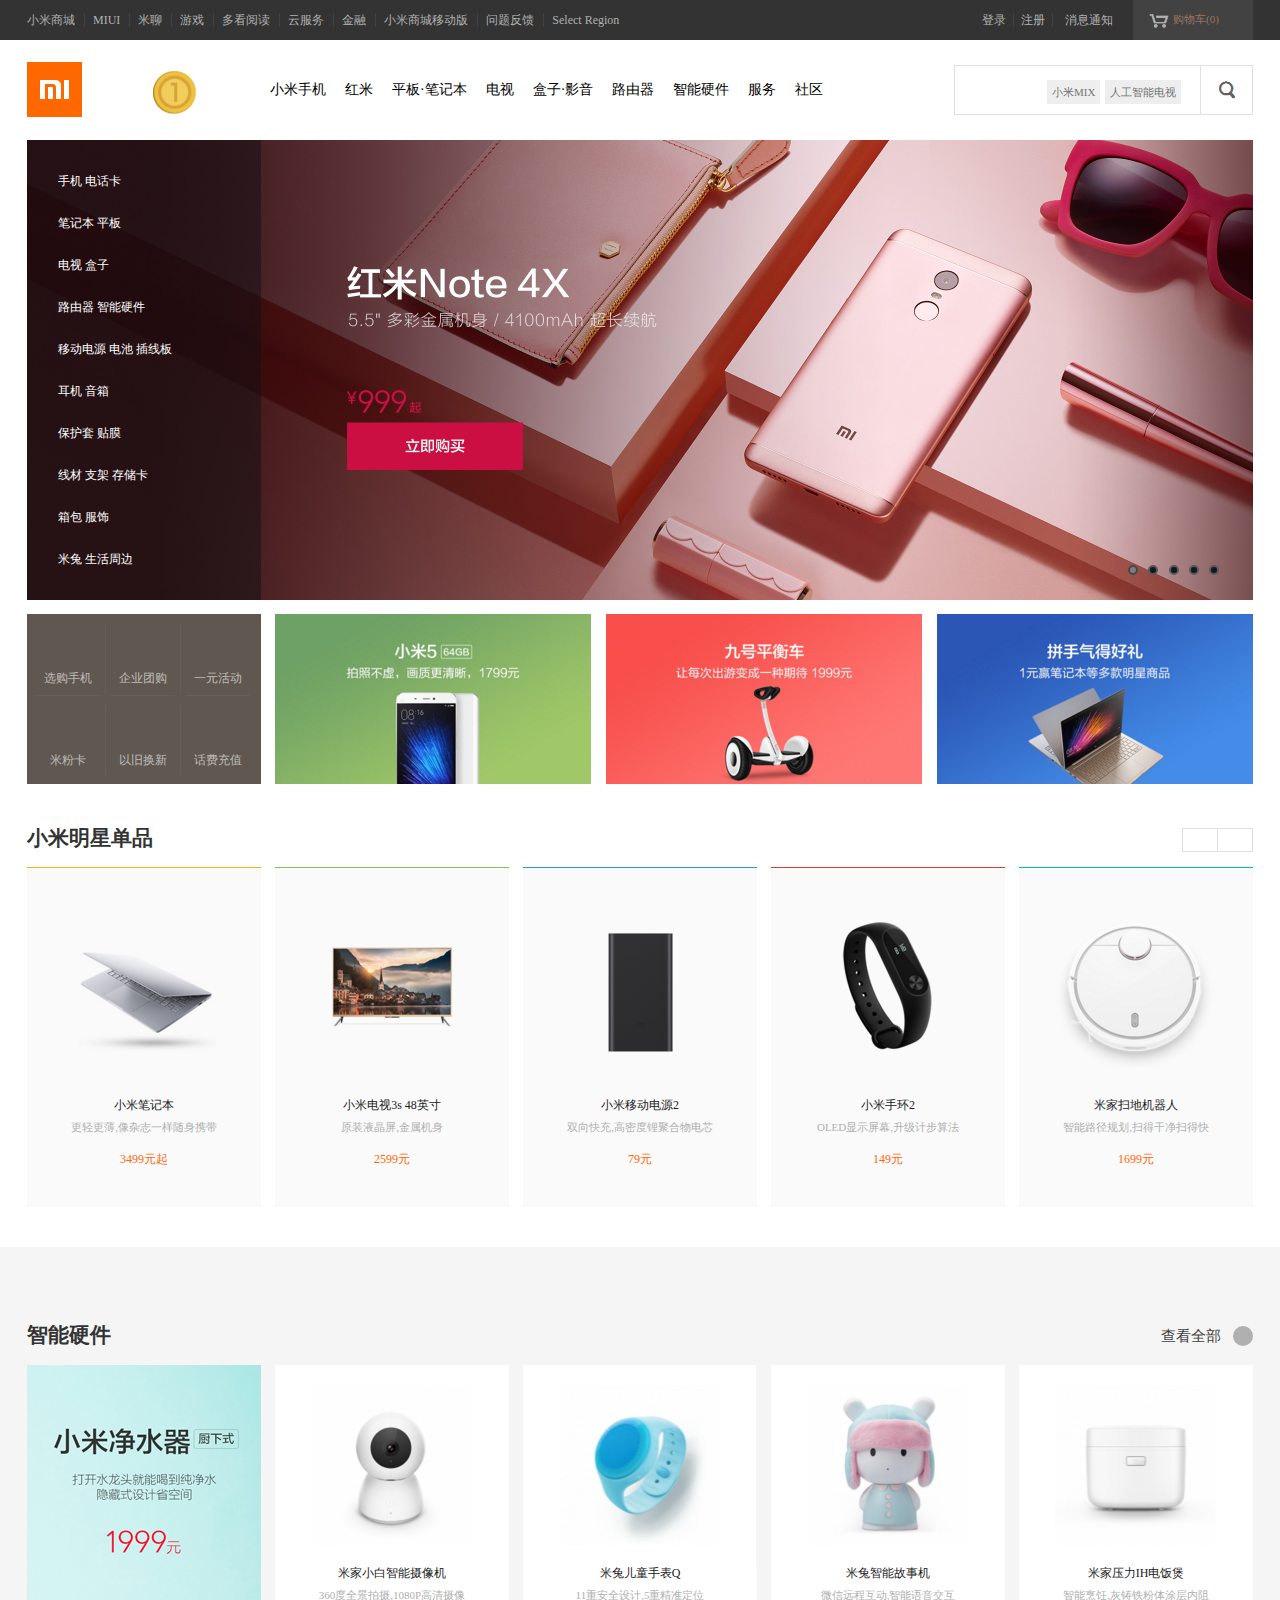
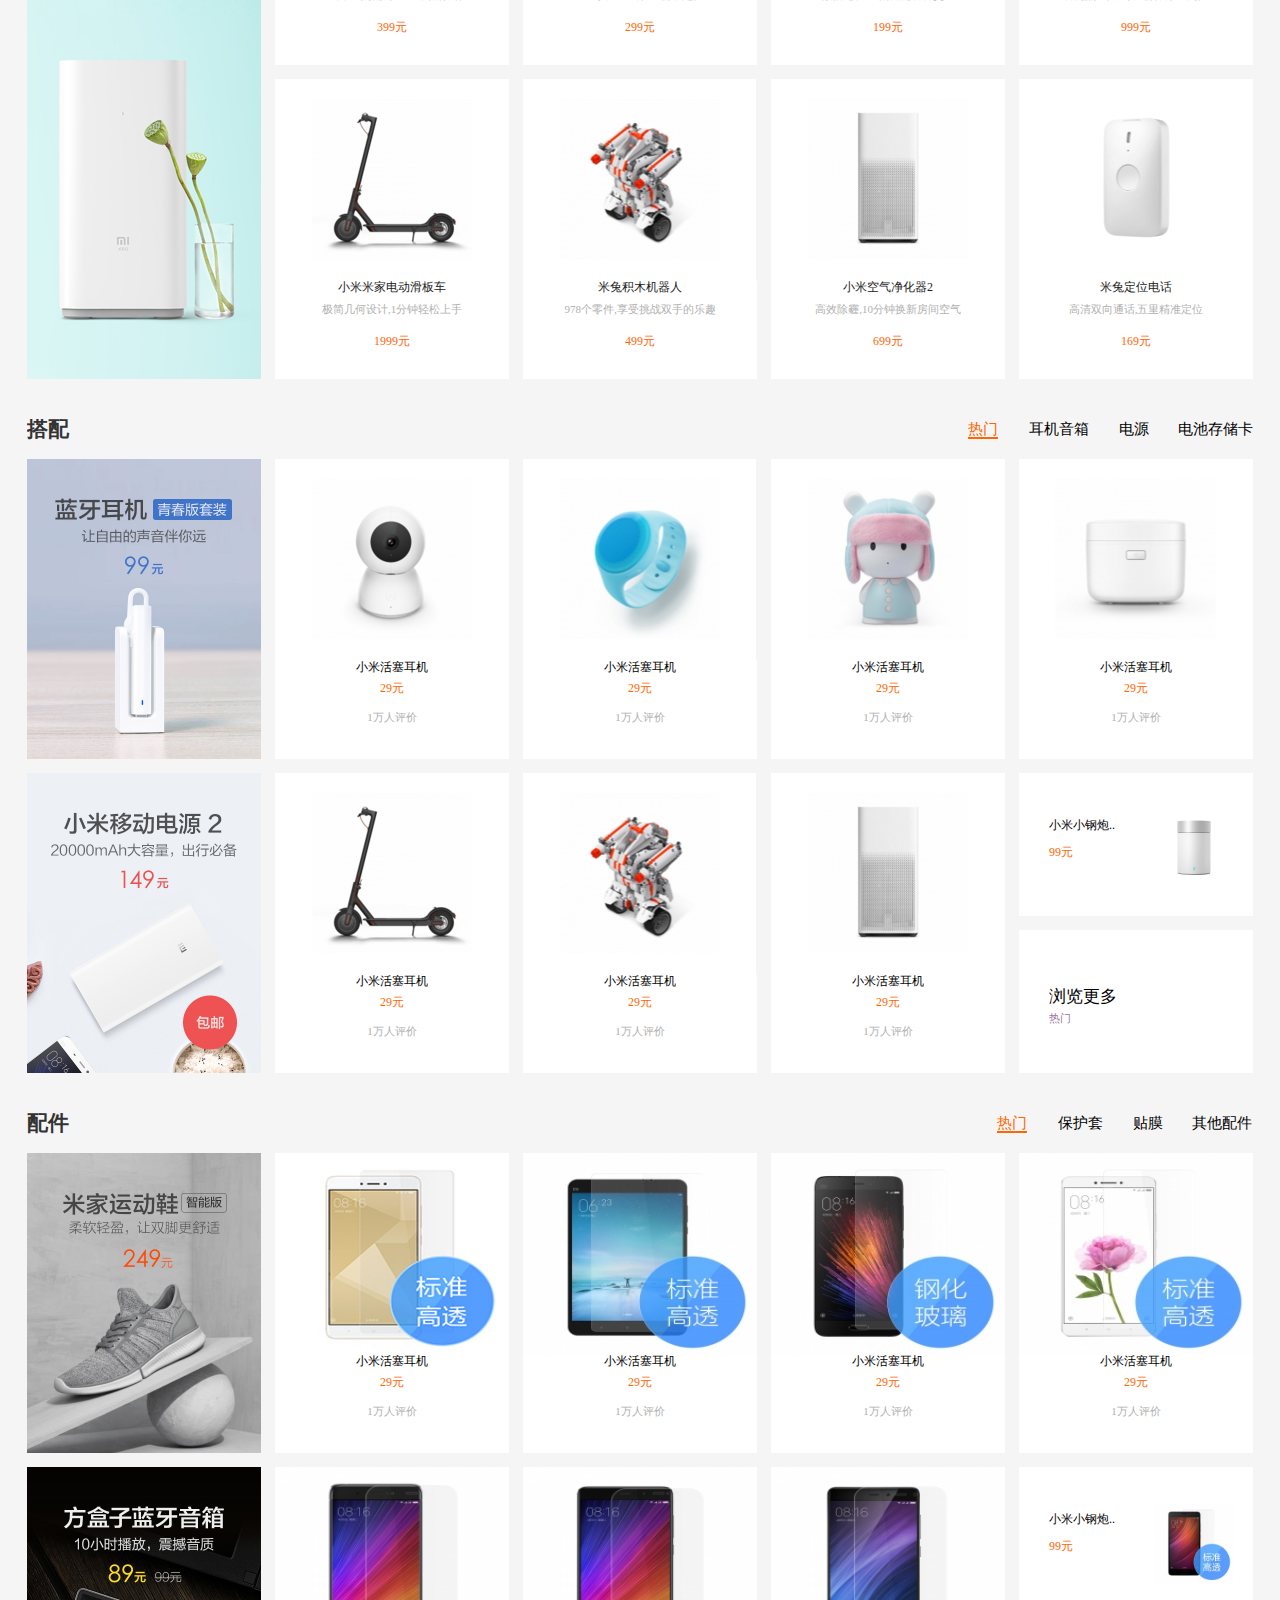
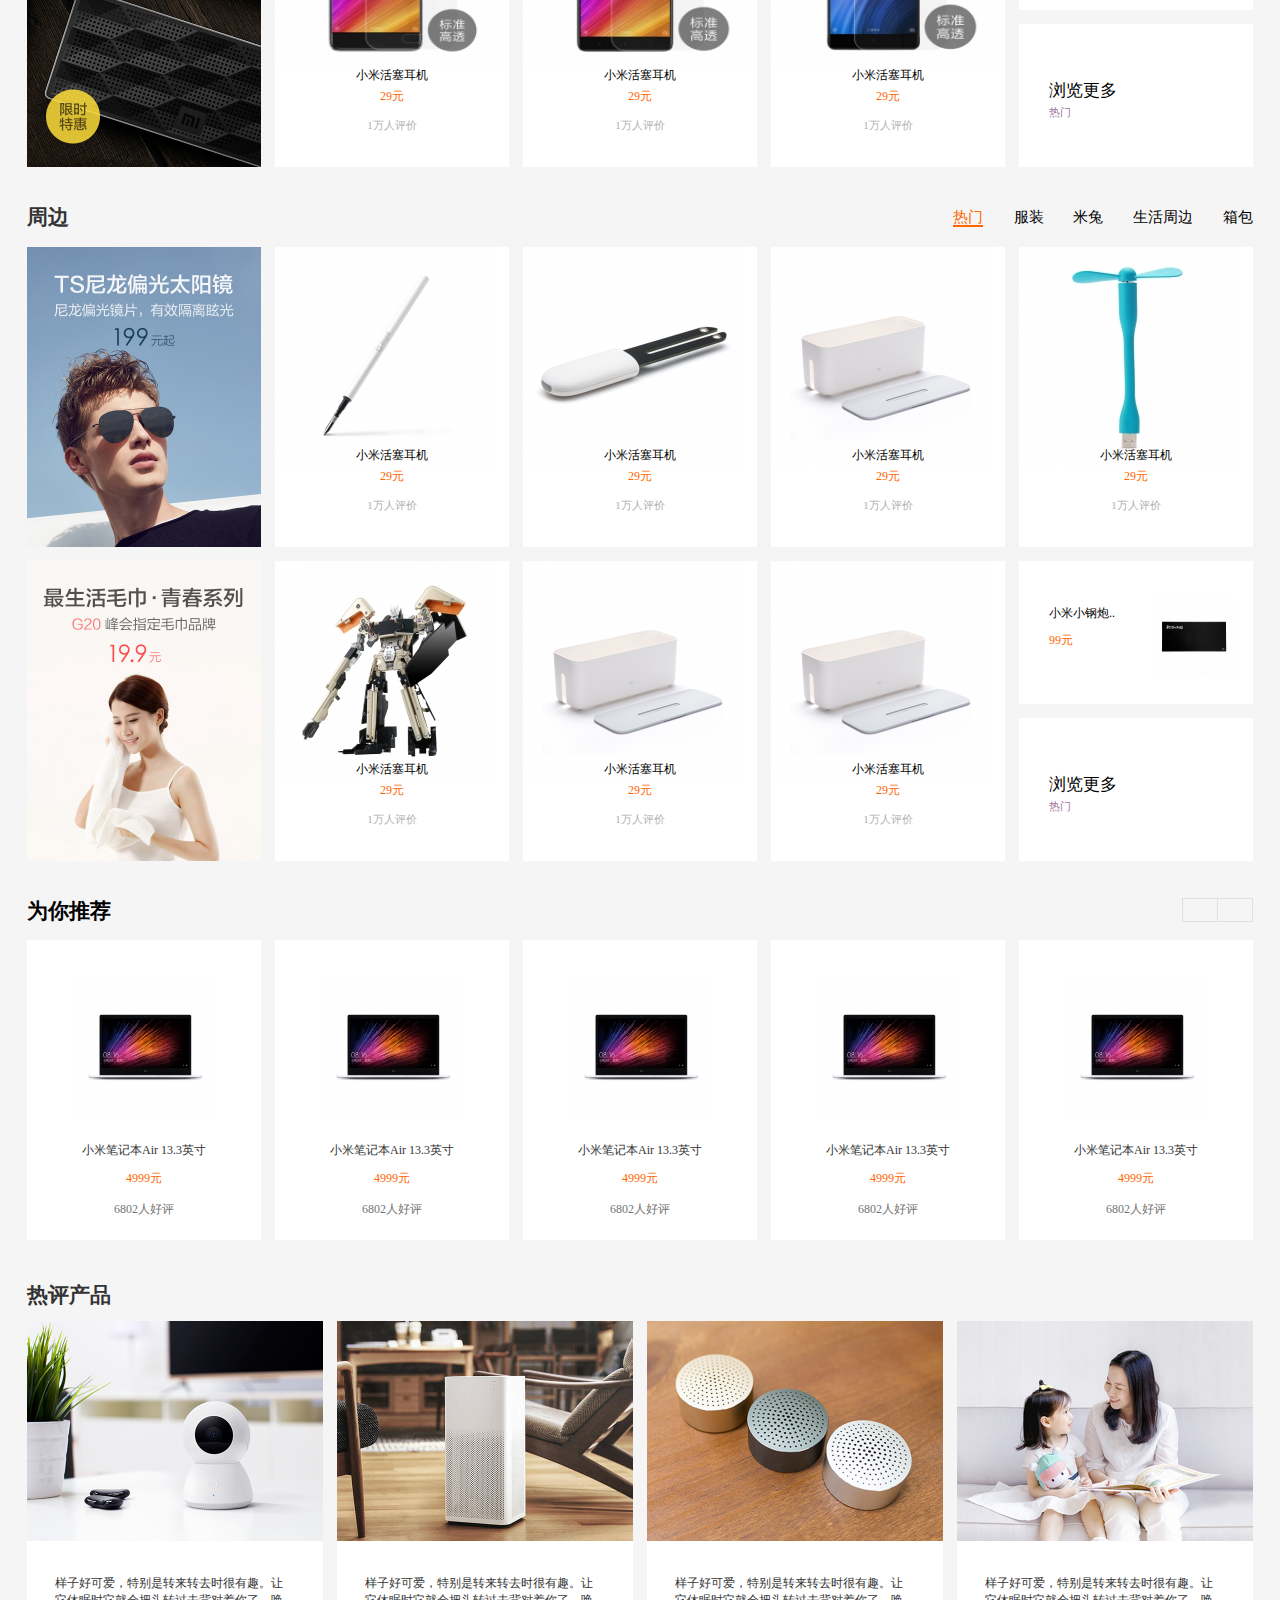
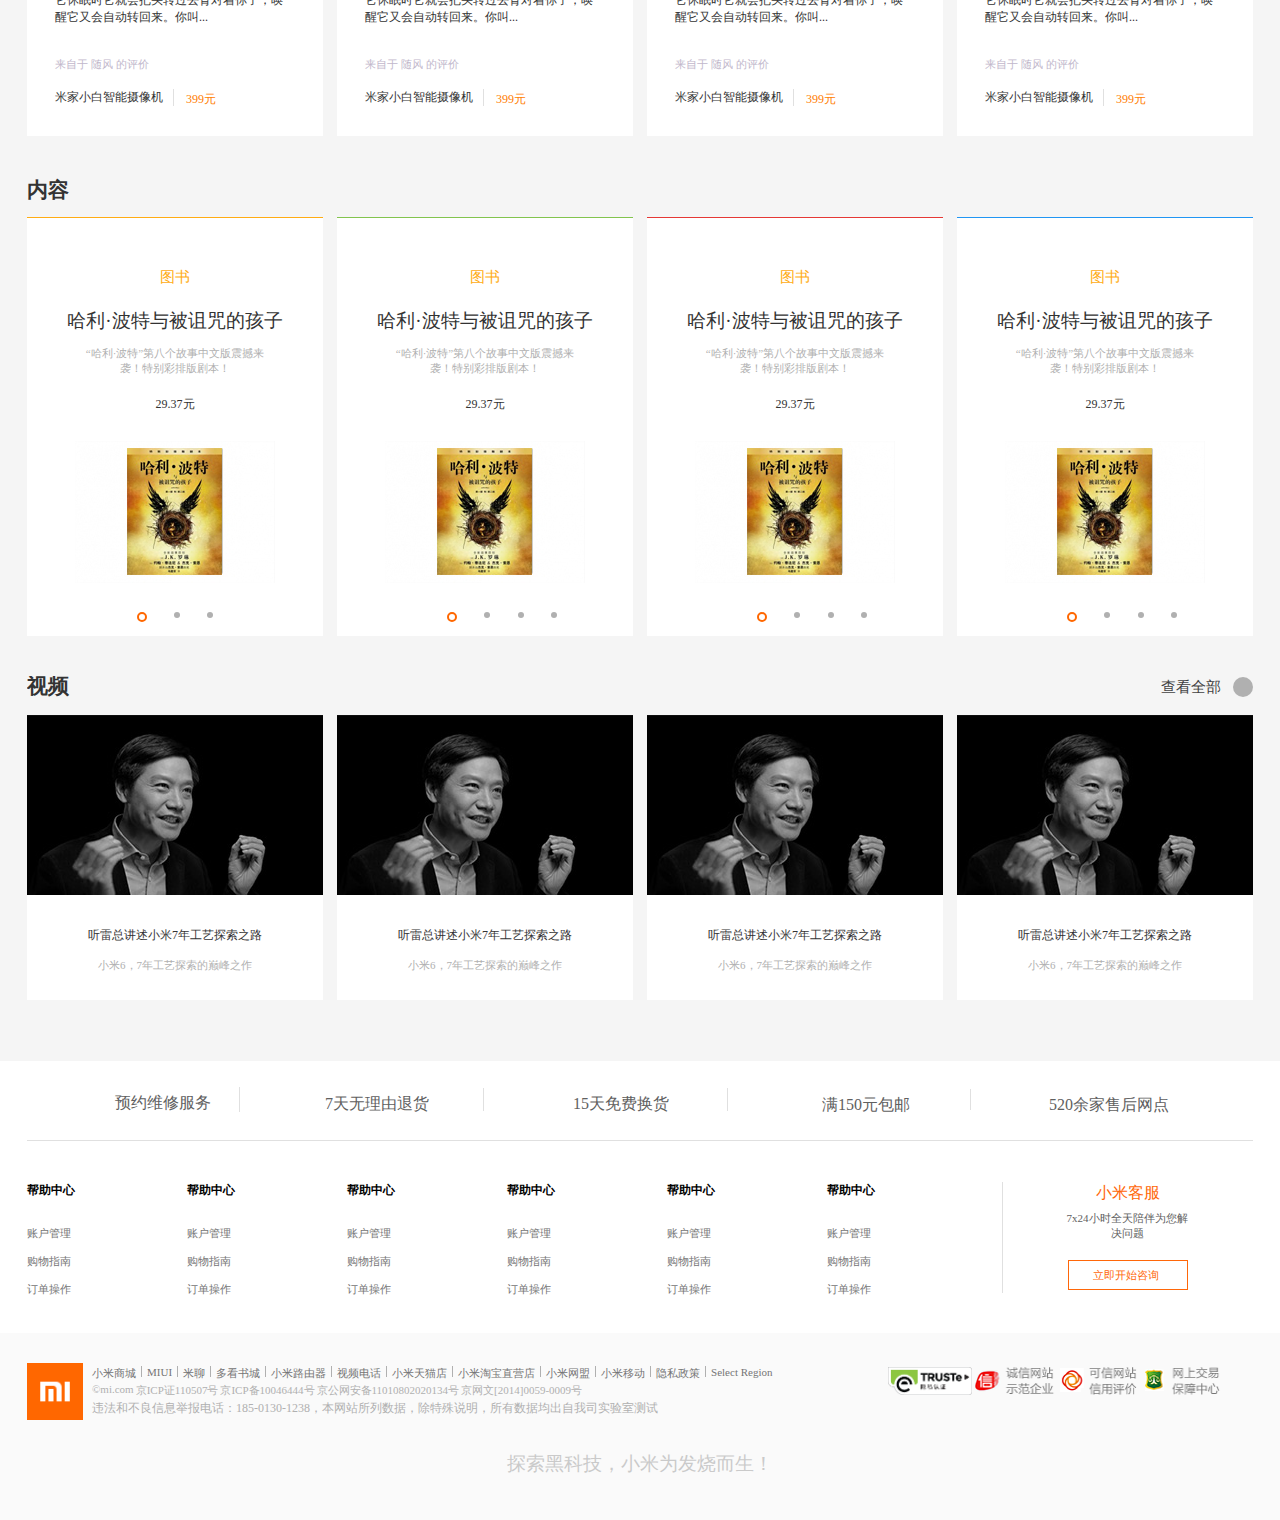
<file: project/xiaomi/index.html>
<!DOCTYPE html>
<html lang="en">
    <head>
        <meta charset="utf-8">
        <link rel="stylesheet" href="css/index.css">
        <script src="js/index.js" type="text/javascript" charset="utf-8"></script>
        <script src="js/animate.js" type="text/javascript" charset="utf-8"></script>
    </head>
    <body>
        <!-- 头部开始 -->
        <header>
        	<main>
        		<ul class="head-left">
        			<li><a href="" class="first">小米商城</a></li>
        			<li><a href="">MIUI</a></li>
        			<li><a href="">米聊</a></li>
        			<li><a href="">游戏</a></li>
        			<li><a href="">多看阅读</a></li>
        			<li><a href="">云服务</a></li>
        			<li><a href="">金融</a></li>
        			<li><a href="">小米商城移动版</a></li>
        			<li><a href="">问题反馈</a></li>
        			<li><a href="" id="last">Select Region</a></li>
        		</ul>
        		<div class="head-right">
        			<ul class="right">
        				<li><a href="">登录</a></li>
        				<li><a href="">注册</a></li>
        				<li><a href="" class="last">消息通知</a></li>
        			</ul>
        			<div class="gouwuche">
        				<a href="" class="gouwuche1"></a>
        				<a href="" class="gouwuche2">购物车(0)</a>
        				<div class="head">购物车中还没有商品，赶紧选购吧！</div>
        			</div>
        		</div>
        		
        	</main>
        </header>
        <!-- 头部结束 -->
        <!-- 导航开始 -->
        <section class="navi">
        	<main>
        		<a href="" class="navi-left"></a>
        		<a href="" class="navi-middle"></a>
        		
        		<nav>
        			<li class="navi-1">
        				<a href="" id='miji'>小米手机</a>
        				<ul class='hidden-1'>
        				<li>
        					<a href="" class="hidden1">
        						<img src="img/xiaomi_16.png" alt="" />
        					</a>
        					<a href="" class="hidden2">小米6</a>
        					<div class="hidden3">2499元起</div>
        				</li>
        				<li>
        					<div class="hidden4">现货</div>
        					<a href="" class="hidden5">
        						<img src="img/xiaomi_03.png" alt="" />
        					</a>
        					<a href="" class="hidden2">小米6</a>
        					<div class="hidden3">2499元起</div>
        				</li>
        				<li>
        					<div class="hidden4">现货</div>
        					<a href="" class="hidden5">
        						<img src="img/xiaomi_03.png" alt="" />
        					</a>
        					<a href="" class="hidden2">小米6</a>
        					<div class="hidden3">2499元起</div>
        				</li>
        				<li>
        					<div class="hidden4">现货</div>
        					<a href="" class="hidden5">
        						<img src="img/xiaomi_03.png" alt="" />
        					</a>
        					<a href="" class="hidden2">小米6</a>
        					<div class="hidden3">2499元起</div>
        				</li>
        				<li>
        					<div class="hidden4">现货</div>
        					<a href="" class="hidden5">
        						<img src="img/xiaomi_03.png" alt="" />
        					</a>
        					<a href="" class="hidden2">小米6</a>
        					<div class="hidden3">2499元起</div>
        				</li>
        				<li>
        					<div class="hidden4">现货</div>
        					<a href="" class="hidden5 hidden6">
        						<img src="img/xiaomi_03.png" alt="" />
        					</a>
        					<a href="" class="hidden2">小米6</a>
        					<div class="hidden3">2499元起</div>
        				</li>
        			</ul>
        			</li>
        			<li class="navi-1">
        				<a href="" id='miji'>红米</a>
        				<ul class='hidden-1'>
        				<li>
        					<a href="" class="hidden1">
        						<img src="img/xiaomi_16.png" alt="" />
        					</a>
        					<a href="" class="hidden2">小米6</a>
        					<div class="hidden3">2499元起</div>
        				</li>
        				<li>
        					<div class="hidden4">现货</div>
        					<a href="" class="hidden5">
        						<img src="img/xiaomi_03.png" alt="" />
        					</a>
        					<a href="" class="hidden2">小米6</a>
        					<div class="hidden3">2499元起</div>
        				</li>
        				<li>
        					<div class="hidden4">现货</div>
        					<a href="" class="hidden5 hidden6">
        						<img src="img/xiaomi_03.png" alt="" />
        					</a>
        					<a href="" class="hidden2">小米6</a>
        					<div class="hidden3">2499元起</div>
        				</li>
        			</ul>
        			</li>
        			<li class="navi-1">
        				<a href="" id='miji'>平板·笔记本</a>
        				<ul class='hidden-1'>
        				<li>
        					<a href="" class="hidden1">
        						<img src="img/xiaomi_16.png" alt="" />
        					</a>
        					<a href="" class="hidden2">小米6</a>
        					<div class="hidden3">2499元起</div>
        				</li>
        				<li>
        					<div class="hidden4">现货</div>
        					<a href="" class="hidden5">
        						<img src="img/xiaomi_03.png" alt="" />
        					</a>
        					<a href="" class="hidden2">小米6</a>
        					<div class="hidden3">2499元起</div>
        				</li>
        				<li>
        					<div class="hidden4">现货</div>
        					<a href="" class="hidden5 hidden6">
        						<img src="img/xiaomi_03.png" alt="" />
        					</a>
        					<a href="" class="hidden2">小米6</a>
        					<div class="hidden3">2499元起</div>
        				</li>
        			</ul>
        			</li>
        			<li class="navi-1">
        				<a href="" id='miji'>电视</a>
        				<ul class='hidden-1'>
        				<li>
        					<a href="" class="hidden1">
        						<img src="img/xiaomi_16.png" alt="" />
        					</a>
        					<a href="" class="hidden2">小米6</a>
        					<div class="hidden3">2499元起</div>
        				</li>
        				<li>
        					<div class="hidden4">现货</div>
        					<a href="" class="hidden5">
        						<img src="img/xiaomi_03.png" alt="" />
        					</a>
        					<a href="" class="hidden2">小米6</a>
        					<div class="hidden3">2499元起</div>
        				</li>
        				<li>
        					<div class="hidden4">现货</div>
        					<a href="" class="hidden5">
        						<img src="img/xiaomi_03.png" alt="" />
        					</a>
        					<a href="" class="hidden2">小米6</a>
        					<div class="hidden3">2499元起</div>
        				</li>
        				<li>
        					<div class="hidden4">现货</div>
        					<a href="" class="hidden5">
        						<img src="img/xiaomi_03.png" alt="" />
        					</a>
        					<a href="" class="hidden2">小米6</a>
        					<div class="hidden3">2499元起</div>
        				</li>
        				<li>
        					<div class="hidden4">现货</div>
        					<a href="" class="hidden5">
        						<img src="img/xiaomi_03.png" alt="" />
        					</a>
        					<a href="" class="hidden2">小米6</a>
        					<div class="hidden3">2499元起</div>
        				</li>
        				<li>
        					<div class="hidden4">现货</div>
        					<a href="" class="hidden5 hidden6">
        						<img src="img/xiaomi_03.png" alt="" />
        					</a>
        					<a href="" class="hidden2">小米6</a>
        					<div class="hidden3">2499元起</div>
        				</li>
        			</ul>
        			</li>
        			<li class="navi-1">
        				<a href="" id='miji'>盒子·影音</a>
        				<ul class='hidden-1'>
        				<li>
        					<a href="" class="hidden1">
        						<img src="img/xiaomi_16.png" alt="" />
        					</a>
        					<a href="" class="hidden2">小米6</a>
        					<div class="hidden3">2499元起</div>
        				</li>
        				<li>
        					<div class="hidden4">现货</div>
        					<a href="" class="hidden5">
        						<img src="img/xiaomi_03.png" alt="" />
        					</a>
        					<a href="" class="hidden2">小米6</a>
        					<div class="hidden3">2499元起</div>
        				</li>
        				<li>
        					<div class="hidden4">现货</div>
        					<a href="" class="hidden5">
        						<img src="img/xiaomi_03.png" alt="" />
        					</a>
        					<a href="" class="hidden2">小米6</a>
        					<div class="hidden3">2499元起</div>
        				</li>        				
        				<li>
        					<div class="hidden4">现货</div>
        					<a href="" class="hidden5 hidden6">
        						<img src="img/xiaomi_03.png" alt="" />
        					</a>
        					<a href="" class="hidden2">小米6</a>
        					<div class="hidden3">2499元起</div>
        				</li>
        			</ul>
        			</li>
        			<li class="navi-1">
        				<a href="" id='miji'>路由器</a>
        				<ul class='hidden-1'>
        				<li>
        					<a href="" class="hidden1">
        						<img src="img/xiaomi_16.png" alt="" />
        					</a>
        					<a href="" class="hidden2">小米6</a>
        					<div class="hidden3">2499元起</div>
        				</li>
        				<li>
        					<div class="hidden4">现货</div>
        					<a href="" class="hidden5">
        						<img src="img/xiaomi_03.png" alt="" />
        					</a>
        					<a href="" class="hidden2">小米6</a>
        					<div class="hidden3">2499元起</div>
        				</li>
        				<li>
        					<div class="hidden4">现货</div>
        					<a href="" class="hidden5">
        						<img src="img/xiaomi_03.png" alt="" />
        					</a>
        					<a href="" class="hidden2">小米6</a>
        					<div class="hidden3">2499元起</div>
        				</li>
        				<li>
        					<div class="hidden4">现货</div>
        					<a href="" class="hidden5">
        						<img src="img/xiaomi_03.png" alt="" />
        					</a>
        					<a href="" class="hidden2">小米6</a>
        					<div class="hidden3">2499元起</div>
        				</li>
        				<li>
        					<div class="hidden4">现货</div>
        					<a href="" class="hidden5">
        						<img src="img/xiaomi_03.png" alt="" />
        					</a>
        					<a href="" class="hidden2">小米6</a>
        					<div class="hidden3">2499元起</div>
        				</li>
        				<li>
        					<div class="hidden4">现货</div>
        					<a href="" class="hidden5 hidden6">
        						<img src="img/xiaomi_03.png" alt="" />
        					</a>
        					<a href="" class="hidden2">小米6</a>
        					<div class="hidden3">2499元起</div>
        				</li>
        			</ul>
        			</li>
        			<li class="navi-1">
        				<a href="" id='miji'>智能硬件</a>
        				<ul class='hidden-1'>
        				<li>
        					<a href="" class="hidden1">
        						<img src="img/xiaomi_16.png" alt="" />
        					</a>
        					<a href="" class="hidden2">小米6</a>
        					<div class="hidden3">2499元起</div>
        				</li>
        				<li>
        					<div class="hidden4">现货</div>
        					<a href="" class="hidden5">
        						<img src="img/xiaomi_03.png" alt="" />
        					</a>
        					<a href="" class="hidden2">小米6</a>
        					<div class="hidden3">2499元起</div>
        				</li>
        				<li>
        					<div class="hidden4">现货</div>
        					<a href="" class="hidden5">
        						<img src="img/xiaomi_03.png" alt="" />
        					</a>
        					<a href="" class="hidden2">小米6</a>
        					<div class="hidden3">2499元起</div>
        				</li>
        				<li>
        					<div class="hidden4">现货</div>
        					<a href="" class="hidden5">
        						<img src="img/xiaomi_03.png" alt="" />
        					</a>
        					<a href="" class="hidden2">小米6</a>
        					<div class="hidden3">2499元起</div>
        				</li>
        				<li>
        					<div class="hidden4">现货</div>
        					<a href="" class="hidden5">
        						<img src="img/xiaomi_03.png" alt="" />
        					</a>
        					<a href="" class="hidden2">小米6</a>
        					<div class="hidden3">2499元起</div>
        				</li>
        				<li>
        					<div class="hidden4">现货</div>
        					<a href="" class="hidden5 hidden6">
        						<img src="img/xiaomi_03.png" alt="" />
        					</a>
        					<a href="" class="hidden2">小米6</a>
        					<div class="hidden3">2499元起</div>
        				</li>
        			</ul>
        			</li>
        			<li class="navi-1"><a href="" id='miji'>服务</a></li>
        			<li class="navi-1"><a href="" id='miji'>社区</a></li>
        		</nav>
        		<div class="navi-right">
        			<input type="text" class="text" placeholder="">
        			<input type="button" class="btn">
        			<a href="" class='mi'>小米MIX</a>
        			<a href="" class="wenzi">人工智能电视</a>
					<ul class="naviright">
						<li><a href="">
							<span>小米6</span>
							<span>约有7件</span>
						</a></li>
						<li><a href="">
							<span>红米Note 4X</span>
							<span>约有7件</span>
						</a></li>
						<li><a href="">
							<span>小米MIX</span>
							<span>约有7件</span>
						</a></li>
						<li><a href="">
							<span>小米Max2</span>
							<span>约有7件</span>
						</a></li>
						<li><a href="">
							<span>小米手机5c</span>
							<span>约有7件</span>
						</a></li>
						<li><a href="">
							<span>手环</span>
							<span>约有7件</span>
						</a></li>
						<li><a href="">
							<span>耳机</span>
							<span>约有7件</span>
						</a></li>
						<li><a href="">
							<span>充电宝</span>
							<span>约有7件</span>
						</a></li>
						<li><a href="">
							<span>运动鞋</span>
							<span>约有7件</span>
						</a></li>
						<li><a href="">
							<span>路由器</span>
							<span>约有7件</span>
						</a></li>
						<li><a href="">
							<span>小米盒子</span>
							<span>约有7件</span>
						</a></li>
					</ul>
        		</div>
        	</main>
        	<div class="hidden"></div>
        </section>
        <!-- 导航结束 -->
        <!-- banner图 -->
        <section class="banner">
        	<main id='mingxing'>
        		<ul class="banner1-1">
        			<li><a href=""><img src="img/xmad_14954204614402_ryTxl.png" alt=""></a></li>
        			<li><a href=""><img src="img/xmad_15002909169836_wxTbX.jpg" alt=""></a></li>
        			<li><a href=""><img src="img/xmad_15023607359871_QLJbZ.jpg" alt=""></a></li>
        			<li><a href=""><img src="img/xmad_15023581788969_COuGL.jpg" alt=""></a></li>
        			<li><a href=""><img src="img/xmad_15022768455536_CYvNg.jpg" alt=""></a></li>
        		</ul>
        		<ul class="banner-left">
        			<li class="second first">
        			    <a href="" class="shouji">手机 电话卡</a>
        			    <a href="" class="jiantou">&#xe670;</a>
        			    <ul class="banner-left1 banner-left2">
        			    	<li class="banner-51">
        			    		<ol>
        			    			<li>
        			    				<a href="" class="banner-511">
        			    					<img src="img/5c_80.png" alt="" />
        			    				</a>
        			    				<a href="" class="banner-512">小米6</a>
        			    				<a href="" class="banner-513">选购</a>
        			    			</li>
        			    			<li>
        			    				<a href="" class="banner-511">
        			    					<img src="img/5c_80.png" alt="" />
        			    				</a>
        			    				<a href="" class="banner-512">小米6</a>
        			    				<a href="" class="banner-513">选购</a>
        			    			</li>
        			    			<li>
        			    				<a href="" class="banner-511">
        			    					<img src="img/5c_80.png" alt="" />
        			    				</a>
        			    				<a href="" class="banner-512">小米6</a>
        			    				<a href="" class="banner-513">选购</a>
        			    			</li>
        			    			<li>
        			    				<a href="" class="banner-511">
        			    					<img src="img/5c_80.png" alt="" />
        			    				</a>
        			    				<a href="" class="banner-512">小米6</a>
        			    				<a href="" class="banner-513">选购</a>
        			    			</li>
        			    			<li>
        			    				<a href="" class="banner-511">
        			    					<img src="img/5c_80.png" alt="" />
        			    				</a>
        			    				<a href="" class="banner-512">小米6</a>
        			    				<a href="" class="banner-513">选购</a>
        			    			</li>
        			    			<li>
        			    				<a href="" class="banner-511">
        			    					<img src="img/5c_80.png" alt="" />
        			    				</a>
        			    				<a href="" class="banner-512">小米6</a>
        			    				<a href="" class="banner-513">选购</a>
        			    			</li>
        			    		</ol>
        			    	</li>
        			    	<li class="banner-51">
        			    		<ol>
        			    			<li>
        			    				<a href="" class="banner-511">
        			    					<img src="img/5c_80.png" alt="" />
        			    				</a>
        			    				<a href="" class="banner-512">小米6</a>
        			    				<a href="" class="banner-513">选购</a>
        			    			</li>
        			    			<li>
        			    				<a href="" class="banner-511">
        			    					<img src="img/5c_80.png" alt="" />
        			    				</a>
        			    				<a href="" class="banner-512">小米6</a>
        			    				<a href="" class="banner-513">选购</a>
        			    			</li>
        			    			<li>
        			    				<a href="" class="banner-511">
        			    					<img src="img/5c_80.png" alt="" />
        			    				</a>
        			    				<a href="" class="banner-512">小米6</a>
        			    				<a href="" class="banner-513">选购</a>
        			    			</li>
        			    			<li>
        			    				<a href="" class="banner-511">
        			    					<img src="img/5c_80.png" alt="" />
        			    				</a>
        			    				<a href="" class="banner-512">小米6</a>
        			    				<a href="" class="banner-513">选购</a>
        			    			</li>
        			    			<li>
        			    				<a href="" class="banner-511">
        			    					<img src="img/5c_80.png" alt="" />
        			    				</a>
        			    				<a href="" class="banner-512">小米6</a>
        			    				<a href="" class="banner-513">选购</a>
        			    			</li>
        			    			<li>
        			    				<a href="" class="banner-511">
        			    					<img src="img/5c_80.png" alt="" />
        			    				</a>
        			    				<a href="" class="banner-512">小米6</a>
        			    				<a href="" class="banner-513">选购</a>
        			    			</li>
        			    		</ol>
        			    	</li>
        			    	<li class="banner-51">
        			    		<ol>
        			    			<li>
        			    				<a href="" class="banner-511">
        			    					<img src="img/5c_80.png" alt="" />
        			    				</a>
        			    				<a href="" class="banner-512">小米6</a>
        			    				<a href="" class="banner-513">选购</a>
        			    			</li>
        			    			<li>
        			    				<a href="" class="banner-511">
        			    					<img src="img/5c_80.png" alt="" />
        			    				</a>
        			    				<a href="" class="banner-512">小米6</a>
        			    				<a href="" class="banner-513">选购</a>
        			    			</li>
        			    			<li>
        			    				<a href="" class="banner-511">
        			    					<img src="img/5c_80.png" alt="" />
        			    				</a>
        			    				<a href="" class="banner-512">小米6</a>
        			    				<a href="" class="banner-513">选购</a>
        			    			</li>
        			    			<li>
        			    				<a href="" class="banner-511">
        			    					<img src="img/5c_80.png" alt="" />
        			    				</a>
        			    				<a href="" class="banner-512">小米6</a>
        			    				<a href="" class="banner-513">选购</a>
        			    			</li>
        			    			<li>
        			    				<a href="" class="banner-511">
        			    					<img src="img/5c_80.png" alt="" />
        			    				</a>
        			    				<a href="" class="banner-512">小米6</a>
        			    				<a href="" class="banner-513">选购</a>
        			    			</li>
        			    			<li>
        			    				<a href="" class="banner-511">
        			    					<img src="img/5c_80.png" alt="" />
        			    				</a>
        			    				<a href="" class="banner-512">小米6</a>
        			    				<a href="" class="banner-513">选购</a>
        			    			</li>
        			    		</ol>
        			    	</li>
        			    </ul>
        			</li>
        			<li class="second">
        			    <a href="" class="shouji">笔记本 平板</a>
        			    <a href="" class="jiantou">&#xe670;</a>
        			    <ul class="banner-left1 banner-left3">
        			    	<li class="banner-51">
        			    		<ol>
        			    			<li>
        			    				<a href="" class="banner-511">
        			    					<img src="img/5c_80.png" alt="" />
        			    				</a>
        			    				<a href="" class="banner-512">小米6</a>
        			    				<a href="" class="banner-513">选购</a>
        			    			</li>
        			    			<li>
        			    				<a href="" class="banner-511">
        			    					<img src="img/5c_80.png" alt="" />
        			    				</a>
        			    				<a href="" class="banner-512">小米6</a>
        			    				<a href="" class="banner-513">选购</a>
        			    			</li>
        			    			<li>
        			    				<a href="" class="banner-511">
        			    					<img src="img/5c_80.png" alt="" />
        			    				</a>
        			    				<a href="" class="banner-512">小米6</a>
        			    				<a href="" class="banner-513">选购</a>
        			    			</li>
        			    			<li>
        			    				<a href="" class="banner-511">
        			    					<img src="img/5c_80.png" alt="" />
        			    				</a>
        			    				<a href="" class="banner-512">小米6</a>
        			    				<a href="" class="banner-513">选购</a>
        			    			</li>
        			    			<li>
        			    				<a href="" class="banner-511">
        			    					<img src="img/5c_80.png" alt="" />
        			    				</a>
        			    				<a href="" class="banner-512">小米6</a>
        			    				<a href="" class="banner-513">选购</a>
        			    			</li>
        			    			<li>
        			    				<a href="" class="banner-511">
        			    					<img src="img/5c_80.png" alt="" />
        			    				</a>
        			    				<a href="" class="banner-512">小米6</a>
        			    				<a href="" class="banner-513">选购</a>
        			    			</li>
        			    		</ol>
        			    	</li>
        			    	<li class="banner-51">
        			    		<ol>
        			    			<li>
        			    				<a href="" class="banner-511">
        			    					<img src="img/5c_80.png" alt="" />
        			    				</a>
        			    				<a href="" class="banner-512">小米6</a>
        			    				<a href="" class="banner-513">选购</a>
        			    			</li>
        			    			<li>
        			    				<a href="" class="banner-511">
        			    					<img src="img/5c_80.png" alt="" />
        			    				</a>
        			    				<a href="" class="banner-512">小米6</a>
        			    				<a href="" class="banner-513">选购</a>
        			    			</li>
        			    			<li>
        			    				<a href="" class="banner-511">
        			    					<img src="img/5c_80.png" alt="" />
        			    				</a>
        			    				<a href="" class="banner-512">小米6</a>
        			    				<a href="" class="banner-513">选购</a>
        			    			</li>
        			    			<li>
        			    				<a href="" class="banner-511">
        			    					<img src="img/5c_80.png" alt="" />
        			    				</a>
        			    				<a href="" class="banner-512">小米6</a>
        			    				<a href="" class="banner-513">选购</a>
        			    			</li>
        			    			<li>
        			    				<a href="" class="banner-511">
        			    					<img src="img/5c_80.png" alt="" />
        			    				</a>
        			    				<a href="" class="banner-512">小米6</a>
        			    				<a href="" class="banner-513">选购</a>
        			    			</li>
        			    			<li>
        			    				<a href="" class="banner-511">
        			    					<img src="img/5c_80.png" alt="" />
        			    				</a>
        			    				<a href="" class="banner-512">小米6</a>
        			    				<a href="" class="banner-513">选购</a>
        			    			</li>
        			    		</ol>
        			    	</li>
        		</ul>
        			</li>
        			<li class="second">
        			    <a href="" class="shouji">电视 盒子</a>
        			    <a href="" class="jiantou">&#xe670;</a>
        			    <ul class="banner-left1">
        			    	<li class="banner-51 banner-52">
        			    		<ol>
        			    			<li>
        			    				<a href="" class="banner-511">
        			    					<img src="img/5c_80.png" alt="" />
        			    				</a>
        			    				<a href="" class="banner-512">小米6</a>
        			    				<a href="" class="banner-513">选购</a>
        			    			</li>
        			    			<li>
        			    				<a href="" class="banner-511">
        			    					<img src="img/5c_80.png" alt="" />
        			    				</a>
        			    				<a href="" class="banner-512">小米6</a>
        			    				<a href="" class="banner-513">选购</a>
        			    			</li>
        			    			<li>
        			    				<a href="" class="banner-511">
        			    					<img src="img/5c_80.png" alt="" />
        			    				</a>
        			    				<a href="" class="banner-512">小米6</a>
        			    				<a href="" class="banner-513">选购</a>
        			    			</li>
        			    			<li>
        			    				<a href="" class="banner-511">
        			    					<img src="img/5c_80.png" alt="" />
        			    				</a>
        			    				<a href="" class="banner-512">小米6</a>
        			    				<a href="" class="banner-513">选购</a>
        			    			</li>
        			    			<li>
        			    				<a href="" class="banner-511">
        			    					<img src="img/5c_80.png" alt="" />
        			    				</a>
        			    				<a href="" class="banner-512">小米6</a>
        			    				<a href="" class="banner-513">选购</a>
        			    			</li>
        			    			<li>
        			    				<a href="" class="banner-511">
        			    					<img src="img/5c_80.png" alt="" />
        			    				</a>
        			    				<a href="" class="banner-512">小米6</a>
        			    				<a href="" class="banner-513">选购</a>
        			    			</li>
        			    		</ol>
        			    	</li>
        			    	<li class="banner-51 banner-52">
        			    		<ol>
        			    			<li>
        			    				<a href="" class="banner-511">
        			    					<img src="img/5c_80.png" alt="" />
        			    				</a>
        			    				<a href="" class="banner-512">小米6</a>
        			    				<a href="" class="banner-513">选购</a>
        			    			</li>
        			    			<li>
        			    				<a href="" class="banner-511">
        			    					<img src="img/5c_80.png" alt="" />
        			    				</a>
        			    				<a href="" class="banner-512">小米6</a>
        			    				<a href="" class="banner-513">选购</a>
        			    			</li>
        			    			<li>
        			    				<a href="" class="banner-511">
        			    					<img src="img/5c_80.png" alt="" />
        			    				</a>
        			    				<a href="" class="banner-512">小米6</a>
        			    				<a href="" class="banner-513">选购</a>
        			    			</li>
        			    			<li>
        			    				<a href="" class="banner-511">
        			    					<img src="img/5c_80.png" alt="" />
        			    				</a>
        			    				<a href="" class="banner-512">小米6</a>
        			    				<a href="" class="banner-513">选购</a>
        			    			</li>
        			    			<li>
        			    				<a href="" class="banner-511">
        			    					<img src="img/5c_80.png" alt="" />
        			    				</a>
        			    				<a href="" class="banner-512">小米6</a>
        			    				<a href="" class="banner-513">选购</a>
        			    			</li>
        			    			<li>
        			    				<a href="" class="banner-511">
        			    					<img src="img/5c_80.png" alt="" />
        			    				</a>
        			    				<a href="" class="banner-512">小米6</a>
        			    				<a href="" class="banner-513">选购</a>
        			    			</li>
        			    		</ol>
        			    	</li>
        			    	<li class="banner-51 banner-52">
        			    		<ol>
        			    			<li>
        			    				<a href="" class="banner-511">
        			    					<img src="img/5c_80.png" alt="" />
        			    				</a>
        			    				<a href="" class="banner-512">小米6</a>
        			    				<a href="" class="banner-513">选购</a>
        			    			</li>
        			    			<li>
        			    				<a href="" class="banner-511">
        			    					<img src="img/5c_80.png" alt="" />
        			    				</a>
        			    				<a href="" class="banner-512">小米6</a>
        			    				<a href="" class="banner-513">选购</a>
        			    			</li>
        			    			<li>
        			    				<a href="" class="banner-511">
        			    					<img src="img/5c_80.png" alt="" />
        			    				</a>
        			    				<a href="" class="banner-512">小米6</a>
        			    				<a href="" class="banner-513">选购</a>
        			    			</li>
        			    			<li>
        			    				<a href="" class="banner-511">
        			    					<img src="img/5c_80.png" alt="" />
        			    				</a>
        			    				<a href="" class="banner-512">小米6</a>
        			    				<a href="" class="banner-513">选购</a>
        			    			</li>
        			    			<li>
        			    				<a href="" class="banner-511">
        			    					<img src="img/5c_80.png" alt="" />
        			    				</a>
        			    				<a href="" class="banner-512">小米6</a>
        			    				<a href="" class="banner-513">选购</a>
        			    			</li>
        			    			<li>
        			    				<a href="" class="banner-511">
        			    					<img src="img/5c_80.png" alt="" />
        			    				</a>
        			    				<a href="" class="banner-512">小米6</a>
        			    				<a href="" class="banner-513">选购</a>
        			    			</li>
        			    		</ol>
        			    	</li>
        			    	<li class="banner-51 banner-53">
        			    		<ol>
        			    			<li>
        			    				<a href="" class="banner-511">
        			    					<img src="img/5c_80.png" alt="" />
        			    				</a>
        			    				<a href="" class="banner-512">小米6</a>
        			    				
        			    			</li>
        			    			<li>
        			    				<a href="" class="banner-511">
        			    					<img src="img/5c_80.png" alt="" />
        			    				</a>
        			    				<a href="" class="banner-512">小米6</a>
        			    				
        			    			</li>
        			    			<li>
        			    				<a href="" class="banner-511">
        			    					<img src="img/5c_80.png" alt="" />
        			    				</a>
        			    				<a href="" class="banner-512">小米6</a>
        			    				
        			    			</li>
        			    			<li>
        			    				<a href="" class="banner-511">
        			    					<img src="img/5c_80.png" alt="" />
        			    				</a>
        			    				<a href="" class="banner-512">小米6</a>
        			    				
        			    			</li>
        			    			<li>
        			    				<a href="" class="banner-511">
        			    					<img src="img/5c_80.png" alt="" />
        			    				</a>
        			    				<a href="" class="banner-512">小米6</a>
        			    				
        			    			</li>
        			    			<li>
        			    				<a href="" class="banner-511">
        			    					<img src="img/5c_80.png" alt="" />
        			    				</a>
        			    				<a href="" class="banner-512">小米6</a>
        			    				
        			    			</li>
        			    		</ol>
        			    	</li>
        			    </ul>
        			</li>
        			<li class="second">
        			    <a href="" class="shouji">路由器 智能硬件</a>
        			    <a href="" class="jiantou">&#xe670;</a>
        			    <ul class="banner-left1">
        			    	<li class="banner-51 banner-52">
        			    		<ol>
        			    			<li>
        			    				<a href="" class="banner-511">
        			    					<img src="img/5c_80.png" alt="" />
        			    				</a>
        			    				<a href="" class="banner-512">小米6</a>
        			    				<a href="" class="banner-513">选购</a>
        			    			</li>
        			    			<li>
        			    				<a href="" class="banner-511">
        			    					<img src="img/5c_80.png" alt="" />
        			    				</a>
        			    				<a href="" class="banner-512">小米6</a>
        			    				<a href="" class="banner-513">选购</a>
        			    			</li>
        			    			<li>
        			    				<a href="" class="banner-511">
        			    					<img src="img/5c_80.png" alt="" />
        			    				</a>
        			    				<a href="" class="banner-512">小米6</a>
        			    				<a href="" class="banner-513">选购</a>
        			    			</li>
        			    			<li>
        			    				<a href="" class="banner-511">
        			    					<img src="img/5c_80.png" alt="" />
        			    				</a>
        			    				<a href="" class="banner-512">小米6</a>
        			    				<a href="" class="banner-513">选购</a>
        			    			</li>
        			    			<li>
        			    				<a href="" class="banner-511">
        			    					<img src="img/5c_80.png" alt="" />
        			    				</a>
        			    				<a href="" class="banner-512">小米6</a>
        			    				<a href="" class="banner-513">选购</a>
        			    			</li>
        			    			<li>
        			    				<a href="" class="banner-511">
        			    					<img src="img/5c_80.png" alt="" />
        			    				</a>
        			    				<a href="" class="banner-512">小米6</a>
        			    				<a href="" class="banner-513">选购</a>
        			    			</li>
        			    		</ol>
        			    	</li>
        			    	<li class="banner-51 banner-52">
        			    		<ol>
        			    			<li>
        			    				<a href="" class="banner-511">
        			    					<img src="img/5c_80.png" alt="" />
        			    				</a>
        			    				<a href="" class="banner-512">小米6</a>
        			    				<a href="" class="banner-513">选购</a>
        			    			</li>
        			    			<li>
        			    				<a href="" class="banner-511">
        			    					<img src="img/5c_80.png" alt="" />
        			    				</a>
        			    				<a href="" class="banner-512">小米6</a>
        			    				<a href="" class="banner-513">选购</a>
        			    			</li>
        			    			<li>
        			    				<a href="" class="banner-511">
        			    					<img src="img/5c_80.png" alt="" />
        			    				</a>
        			    				<a href="" class="banner-512">小米6</a>
        			    				<a href="" class="banner-513">选购</a>
        			    			</li>
        			    			<li>
        			    				<a href="" class="banner-511">
        			    					<img src="img/5c_80.png" alt="" />
        			    				</a>
        			    				<a href="" class="banner-512">小米6</a>
        			    				<a href="" class="banner-513">选购</a>
        			    			</li>
        			    			<li>
        			    				<a href="" class="banner-511">
        			    					<img src="img/5c_80.png" alt="" />
        			    				</a>
        			    				<a href="" class="banner-512">小米6</a>
        			    				<a href="" class="banner-513">选购</a>
        			    			</li>
        			    			<li>
        			    				<a href="" class="banner-511">
        			    					<img src="img/5c_80.png" alt="" />
        			    				</a>
        			    				<a href="" class="banner-512">小米6</a>
        			    				<a href="" class="banner-513">选购</a>
        			    			</li>
        			    		</ol>
        			    	</li>
        			    	<li class="banner-51 banner-52">
        			    		<ol>
        			    			<li>
        			    				<a href="" class="banner-511">
        			    					<img src="img/5c_80.png" alt="" />
        			    				</a>
        			    				<a href="" class="banner-512">小米6</a>
        			    				<a href="" class="banner-513">选购</a>
        			    			</li>
        			    			<li>
        			    				<a href="" class="banner-511">
        			    					<img src="img/5c_80.png" alt="" />
        			    				</a>
        			    				<a href="" class="banner-512">小米6</a>
        			    				<a href="" class="banner-513">选购</a>
        			    			</li>
        			    			<li>
        			    				<a href="" class="banner-511">
        			    					<img src="img/5c_80.png" alt="" />
        			    				</a>
        			    				<a href="" class="banner-512">小米6</a>
        			    				<a href="" class="banner-513">选购</a>
        			    			</li>
        			    			<li>
        			    				<a href="" class="banner-511">
        			    					<img src="img/5c_80.png" alt="" />
        			    				</a>
        			    				<a href="" class="banner-512">小米6</a>
        			    				<a href="" class="banner-513">选购</a>
        			    			</li>
        			    			<li>
        			    				<a href="" class="banner-511">
        			    					<img src="img/5c_80.png" alt="" />
        			    				</a>
        			    				<a href="" class="banner-512">小米6</a>
        			    				<a href="" class="banner-513">选购</a>
        			    			</li>
        			    			<li>
        			    				<a href="" class="banner-511">
        			    					<img src="img/5c_80.png" alt="" />
        			    				</a>
        			    				<a href="" class="banner-512">小米6</a>
        			    				<a href="" class="banner-513">选购</a>
        			    			</li>
        			    		</ol>
        			    	</li>
        			    	<li class="banner-51 banner-53">
        			    		<ol>
        			    			<li>
        			    				<a href="" class="banner-511">
        			    					<img src="img/5c_80.png" alt="" />
        			    				</a>
        			    				<a href="" class="banner-512">小米6</a>
        			    				
        			    			</li>
        			    			<li>
        			    				<a href="" class="banner-511">
        			    					<img src="img/5c_80.png" alt="" />
        			    				</a>
        			    				<a href="" class="banner-512">小米6</a>
        			    				
        			    			</li>
        			    			<li>
        			    				<a href="" class="banner-511">
        			    					<img src="img/5c_80.png" alt="" />
        			    				</a>
        			    				<a href="" class="banner-512">小米6</a>
        			    				
        			    			</li>
        			    			<li>
        			    				<a href="" class="banner-511">
        			    					<img src="img/5c_80.png" alt="" />
        			    				</a>
        			    				<a href="" class="banner-512">小米6</a>
        			    				
        			    			</li>
        			    			<li>
        			    				<a href="" class="banner-511">
        			    					<img src="img/5c_80.png" alt="" />
        			    				</a>
        			    				<a href="" class="banner-512">小米6</a>
        			    				
        			    			</li>
        			    			<li>
        			    				<a href="" class="banner-511">
        			    					<img src="img/5c_80.png" alt="" />
        			    				</a>
        			    				<a href="" class="banner-512">小米6</a>
        			    				
        			    			</li>
        			    		</ol>
        			    	</li>
        			    </ul>
        			</li>
        			<li class="second">
        			    <a href="" class="shouji">移动电源 电池 插线板</a>
        			    <a href="" class="jiantou">&#xe670;</a>
        			    <ul class="banner-left1 banner-left4">
        			    	
        			    	<li class="banner-51">
        			    		<ol>
        			    			<li>
        			    				<a href="" class="banner-511">
        			    					<img src="img/5c_80.png" alt="" />
        			    				</a>
        			    				<a href="" class="banner-512">小米6</a>
        			    				<a href="" class="banner-513">选购</a>
        			    			</li>
        			    			<li>
        			    				<a href="" class="banner-511">
        			    					<img src="img/5c_80.png" alt="" />
        			    				</a>
        			    				<a href="" class="banner-512">小米6</a>
        			    				<a href="" class="banner-513">选购</a>
        			    			</li>
        			    			<li>
        			    				<a href="" class="banner-511">
        			    					<img src="img/5c_80.png" alt="" />
        			    				</a>
        			    				<a href="" class="banner-512">小米6</a>
        			    				<a href="" class="banner-513">选购</a>
        			    			</li>
        			    			<li>
        			    				<a href="" class="banner-511">
        			    					<img src="img/5c_80.png" alt="" />
        			    				</a>
        			    				<a href="" class="banner-512">小米6</a>
        			    				<a href="" class="banner-513">选购</a>
        			    			</li>
        			    			<li>
        			    				<a href="" class="banner-511">
        			    					<img src="img/5c_80.png" alt="" />
        			    				</a>
        			    				<a href="" class="banner-512">小米6</a>
        			    				<a href="" class="banner-513">选购</a>
        			    			</li>
        			    			<li>
        			    				<a href="" class="banner-511">
        			    					<img src="img/5c_80.png" alt="" />
        			    				</a>
        			    				<a href="" class="banner-512">小米6</a>
        			    				<a href="" class="banner-513">选购</a>
        			    			</li>
        			    		</ol>
        			    	</li>
        			    	<li class="banner-51">
        			    		<ol>
        			    			<li>
        			    				<a href="" class="banner-511">
        			    					<img src="img/5c_80.png" alt="" />
        			    				</a>
        			    				<a href="" class="banner-512">小米6</a>
        			    				<a href="" class="banner-513">选购</a>
        			    			</li>
        			    			<li>
        			    				<a href="" class="banner-511">
        			    					<img src="img/5c_80.png" alt="" />
        			    				</a>
        			    				<a href="" class="banner-512">小米6</a>
        			    				<a href="" class="banner-513">选购</a>
        			    			</li>
        			    			<li>
        			    				<a href="" class="banner-511">
        			    					<img src="img/5c_80.png" alt="" />
        			    				</a>
        			    				<a href="" class="banner-512">小米6</a>
        			    				<a href="" class="banner-513">选购</a>
        			    			</li>
        			    			<li>
        			    				<a href="" class="banner-511">
        			    					<img src="img/5c_80.png" alt="" />
        			    				</a>
        			    				<a href="" class="banner-512">小米6</a>
        			    				<a href="" class="banner-513">选购</a>
        			    			</li>
        			    			<li>
        			    				<a href="" class="banner-511">
        			    					<img src="img/5c_80.png" alt="" />
        			    				</a>
        			    				<a href="" class="banner-512">小米6</a>
        			    				<a href="" class="banner-513">选购</a>
        			    			</li>
        			    			<li>
        			    				<a href="" class="banner-511">
        			    					<img src="img/5c_80.png" alt="" />
        			    				</a>
        			    				<a href="" class="banner-512">小米6</a>
        			    				<a href="" class="banner-513">选购</a>
        			    			</li>
        			    		</ol>
        			    	</li>
        			    </ul>
        			</li>
        			<li class="second">
        			    <a href="" class="shouji">耳机 音箱</a>
        			    <a href="" class="jiantou">&#xe670;</a>
        			    <ul class="banner-left1">
        			    	<li class="banner-51 banner-52">
        			    		<ol>
        			    			<li>
        			    				<a href="" class="banner-511">
        			    					<img src="img/5c_80.png" alt="" />
        			    				</a>
        			    				<a href="" class="banner-512">小米6</a>
        			    				<a href="" class="banner-513">选购</a>
        			    			</li>
        			    			<li>
        			    				<a href="" class="banner-511">
        			    					<img src="img/5c_80.png" alt="" />
        			    				</a>
        			    				<a href="" class="banner-512">小米6</a>
        			    				<a href="" class="banner-513">选购</a>
        			    			</li>
        			    			<li>
        			    				<a href="" class="banner-511">
        			    					<img src="img/5c_80.png" alt="" />
        			    				</a>
        			    				<a href="" class="banner-512">小米6</a>
        			    				<a href="" class="banner-513">选购</a>
        			    			</li>
        			    			<li>
        			    				<a href="" class="banner-511">
        			    					<img src="img/5c_80.png" alt="" />
        			    				</a>
        			    				<a href="" class="banner-512">小米6</a>
        			    				<a href="" class="banner-513">选购</a>
        			    			</li>
        			    			<li>
        			    				<a href="" class="banner-511">
        			    					<img src="img/5c_80.png" alt="" />
        			    				</a>
        			    				<a href="" class="banner-512">小米6</a>
        			    				<a href="" class="banner-513">选购</a>
        			    			</li>
        			    			<li>
        			    				<a href="" class="banner-511">
        			    					<img src="img/5c_80.png" alt="" />
        			    				</a>
        			    				<a href="" class="banner-512">小米6</a>
        			    				<a href="" class="banner-513">选购</a>
        			    			</li>
        			    		</ol>
        			    	</li>
        			    	<li class="banner-51 banner-52">
        			    		<ol>
        			    			<li>
        			    				<a href="" class="banner-511">
        			    					<img src="img/5c_80.png" alt="" />
        			    				</a>
        			    				<a href="" class="banner-512">小米6</a>
        			    				<a href="" class="banner-513">选购</a>
        			    			</li>
        			    			<li>
        			    				<a href="" class="banner-511">
        			    					<img src="img/5c_80.png" alt="" />
        			    				</a>
        			    				<a href="" class="banner-512">小米6</a>
        			    				<a href="" class="banner-513">选购</a>
        			    			</li>
        			    			<li>
        			    				<a href="" class="banner-511">
        			    					<img src="img/5c_80.png" alt="" />
        			    				</a>
        			    				<a href="" class="banner-512">小米6</a>
        			    				<a href="" class="banner-513">选购</a>
        			    			</li>
        			    			<li>
        			    				<a href="" class="banner-511">
        			    					<img src="img/5c_80.png" alt="" />
        			    				</a>
        			    				<a href="" class="banner-512">小米6</a>
        			    				<a href="" class="banner-513">选购</a>
        			    			</li>
        			    			<li>
        			    				<a href="" class="banner-511">
        			    					<img src="img/5c_80.png" alt="" />
        			    				</a>
        			    				<a href="" class="banner-512">小米6</a>
        			    				<a href="" class="banner-513">选购</a>
        			    			</li>
        			    			<li>
        			    				<a href="" class="banner-511">
        			    					<img src="img/5c_80.png" alt="" />
        			    				</a>
        			    				<a href="" class="banner-512">小米6</a>
        			    				<a href="" class="banner-513">选购</a>
        			    			</li>
        			    		</ol>
        			    	</li>
        			    	<li class="banner-51 banner-52">
        			    		<ol>
        			    			<li>
        			    				<a href="" class="banner-511">
        			    					<img src="img/5c_80.png" alt="" />
        			    				</a>
        			    				<a href="" class="banner-512">小米6</a>
        			    				<a href="" class="banner-513">选购</a>
        			    			</li>
        			    			<li>
        			    				<a href="" class="banner-511">
        			    					<img src="img/5c_80.png" alt="" />
        			    				</a>
        			    				<a href="" class="banner-512">小米6</a>
        			    				<a href="" class="banner-513">选购</a>
        			    			</li>
        			    			<li>
        			    				<a href="" class="banner-511">
        			    					<img src="img/5c_80.png" alt="" />
        			    				</a>
        			    				<a href="" class="banner-512">小米6</a>
        			    				<a href="" class="banner-513">选购</a>
        			    			</li>
        			    			<li>
        			    				<a href="" class="banner-511">
        			    					<img src="img/5c_80.png" alt="" />
        			    				</a>
        			    				<a href="" class="banner-512">小米6</a>
        			    				<a href="" class="banner-513">选购</a>
        			    			</li>
        			    			<li>
        			    				<a href="" class="banner-511">
        			    					<img src="img/5c_80.png" alt="" />
        			    				</a>
        			    				<a href="" class="banner-512">小米6</a>
        			    				<a href="" class="banner-513">选购</a>
        			    			</li>
        			    			<li>
        			    				<a href="" class="banner-511">
        			    					<img src="img/5c_80.png" alt="" />
        			    				</a>
        			    				<a href="" class="banner-512">小米6</a>
        			    				<a href="" class="banner-513">选购</a>
        			    			</li>
        			    		</ol>
        			    	</li>
        			    	<li class="banner-51 banner-53">
        			    		<ol>
        			    			<li>
        			    				<a href="" class="banner-511">
        			    					<img src="img/5c_80.png" alt="" />
        			    				</a>
        			    				<a href="" class="banner-512">小米6</a>
        			    				
        			    			</li>
        			    			<li>
        			    				<a href="" class="banner-511">
        			    					<img src="img/5c_80.png" alt="" />
        			    				</a>
        			    				<a href="" class="banner-512">小米6</a>
        			    				
        			    			</li>
        			    			<li>
        			    				<a href="" class="banner-511">
        			    					<img src="img/5c_80.png" alt="" />
        			    				</a>
        			    				<a href="" class="banner-512">小米6</a>
        			    				
        			    			</li>
        			    			<li>
        			    				<a href="" class="banner-511">
        			    					<img src="img/5c_80.png" alt="" />
        			    				</a>
        			    				<a href="" class="banner-512">小米6</a>
        			    				
        			    			</li>
        			    			<li>
        			    				<a href="" class="banner-511">
        			    					<img src="img/5c_80.png" alt="" />
        			    				</a>
        			    				<a href="" class="banner-512">小米6</a>
        			    				
        			    			</li>
        			    			<li>
        			    				<a href="" class="banner-511">
        			    					<img src="img/5c_80.png" alt="" />
        			    				</a>
        			    				<a href="" class="banner-512">小米6</a>
        			    				
        			    			</li>
        			    		</ol>
        			    	</li>
        			    </ul>
        			</li>
        			<li class="second">
        			    <a href="" class="shouji">保护套 贴膜</a>
        			    <a href="" class="jiantou">&#xe670;</a>
        			    <ul class="banner-left1 banner-left5">
        			    	<li class="banner-51">
        			    		<ol>
        			    			<li>
        			    				<a href="" class="banner-511">
        			    					<img src="img/5c_80.png" alt="" />
        			    				</a>
        			    				<a href="" class="banner-512">小米6</a>
        			    				<a href="" class="banner-513">选购</a>
        			    			</li>
        			    			<li>
        			    				<a href="" class="banner-511">
        			    					<img src="img/5c_80.png" alt="" />
        			    				</a>
        			    				<a href="" class="banner-512">小米6</a>
        			    				<a href="" class="banner-513">选购</a>
        			    			</li>
        			    			<li>
        			    				<a href="" class="banner-511">
        			    					<img src="img/5c_80.png" alt="" />
        			    				</a>
        			    				<a href="" class="banner-512">小米6</a>
        			    				<a href="" class="banner-513">选购</a>
        			    			</li>
        			    			<li>
        			    				<a href="" class="banner-511">
        			    					<img src="img/5c_80.png" alt="" />
        			    				</a>
        			    				<a href="" class="banner-512">小米6</a>
        			    				<a href="" class="banner-513">选购</a>
        			    			</li>
        			    			<li>
        			    				<a href="" class="banner-511">
        			    					<img src="img/5c_80.png" alt="" />
        			    				</a>
        			    				<a href="" class="banner-512">小米6</a>
        			    				<a href="" class="banner-513">选购</a>
        			    			</li>
        			    			<li>
        			    				<a href="" class="banner-511">
        			    					<img src="img/5c_80.png" alt="" />
        			    				</a>
        			    				<a href="" class="banner-512">小米6</a>
        			    				<a href="" class="banner-513">选购</a>
        			    			</li>
        			    		</ol>
        			    	</li>
        			    	
        			    </ul>
        			</li>
        			<li class="second">
        			    <a href="" class="shouji">线材 支架 存储卡</a>
        			    <a href="" class="jiantou">&#xe670;</a>
        			     <ul class="banner-left1 banner-left5">
        			    	<li class="banner-51">
        			    		<ol>
        			    			<li>
        			    				<a href="" class="banner-511">
        			    					<img src="img/5c_80.png" alt="" />
        			    				</a>
        			    				<a href="" class="banner-512">小米6</a>
        			    				<a href="" class="banner-513">选购</a>
        			    			</li>
        			    			<li>
        			    				<a href="" class="banner-511">
        			    					<img src="img/5c_80.png" alt="" />
        			    				</a>
        			    				<a href="" class="banner-512">小米6</a>
        			    				<a href="" class="banner-513">选购</a>
        			    			</li>
        			    			<li>
        			    				<a href="" class="banner-511">
        			    					<img src="img/5c_80.png" alt="" />
        			    				</a>
        			    				<a href="" class="banner-512">小米6</a>
        			    				<a href="" class="banner-513">选购</a>
        			    			</li>
        			    			<li>
        			    				<a href="" class="banner-511">
        			    					<img src="img/5c_80.png" alt="" />
        			    				</a>
        			    				<a href="" class="banner-512">小米6</a>
        			    				<a href="" class="banner-513">选购</a>
        			    			</li>
        			    			<li>
        			    				<a href="" class="banner-511">
        			    					<img src="img/5c_80.png" alt="" />
        			    				</a>
        			    				<a href="" class="banner-512">小米6</a>
        			    				<a href="" class="banner-513">选购</a>
        			    			</li>
        			    			<li>
        			    				<a href="" class="banner-511">
        			    					<img src="img/5c_80.png" alt="" />
        			    				</a>
        			    				<a href="" class="banner-512">小米6</a>
        			    				<a href="" class="banner-513">选购</a>
        			    			</li>
        			    		</ol>
        			    	</li>
        			    	
        			    </ul>
        			</li>
        			<li class="second">
        			    <a href="" class="shouji">箱包 服饰</a>
        			    <a href="" class="jiantou">&#xe670;</a>
        			     <ul class="banner-left1 banner-left5">
        			    	<li class="banner-51">
        			    		<ol>
        			    			<li>
        			    				<a href="" class="banner-511">
        			    					<img src="img/5c_80.png" alt="" />
        			    				</a>
        			    				<a href="" class="banner-512">小米6</a>
        			    				<a href="" class="banner-513">选购</a>
        			    			</li>
        			    			<li>
        			    				<a href="" class="banner-511">
        			    					<img src="img/5c_80.png" alt="" />
        			    				</a>
        			    				<a href="" class="banner-512">小米6</a>
        			    				<a href="" class="banner-513">选购</a>
        			    			</li>
        			    			<li>
        			    				<a href="" class="banner-511">
        			    					<img src="img/5c_80.png" alt="" />
        			    				</a>
        			    				<a href="" class="banner-512">小米6</a>
        			    				<a href="" class="banner-513">选购</a>
        			    			</li>
        			    			<li>
        			    				<a href="" class="banner-511">
        			    					<img src="img/5c_80.png" alt="" />
        			    				</a>
        			    				<a href="" class="banner-512">小米6</a>
        			    				<a href="" class="banner-513">选购</a>
        			    			</li>
        			    			<li>
        			    				<a href="" class="banner-511">
        			    					<img src="img/5c_80.png" alt="" />
        			    				</a>
        			    				<a href="" class="banner-512">小米6</a>
        			    				<a href="" class="banner-513">选购</a>
        			    			</li>
        			    			<li>
        			    				<a href="" class="banner-511">
        			    					<img src="img/5c_80.png" alt="" />
        			    				</a>
        			    				<a href="" class="banner-512">小米6</a>
        			    				<a href="" class="banner-513">选购</a>
        			    			</li>
        			    		</ol>
        			    	</li>
        			    	
        			    </ul>
        			</li>
        			<li class="second">
        			    <a href="" class="shouji">米兔 生活周边</a>
        			    <a href="" class="jiantou">&#xe670;</a>
        			     <ul class="banner-left1 banner-left5">
        			    	<li class="banner-51">
        			    		<ol>
        			    			<li>
        			    				<a href="" class="banner-511">
        			    					<img src="img/5c_80.png" alt="" />
        			    				</a>
        			    				<a href="" class="banner-512">小米6</a>
        			    				<a href="" class="banner-513">选购</a>
        			    			</li>
        			    			<li>
        			    				<a href="" class="banner-511">
        			    					<img src="img/5c_80.png" alt="" />
        			    				</a>
        			    				<a href="" class="banner-512">小米6</a>
        			    				<a href="" class="banner-513">选购</a>
        			    			</li>
        			    			<li>
        			    				<a href="" class="banner-511">
        			    					<img src="img/5c_80.png" alt="" />
        			    				</a>
        			    				<a href="" class="banner-512">小米6</a>
        			    				<a href="" class="banner-513">选购</a>
        			    			</li>
        			    			<li>
        			    				<a href="" class="banner-511">
        			    					<img src="img/5c_80.png" alt="" />
        			    				</a>
        			    				<a href="" class="banner-512">小米6</a>
        			    				<a href="" class="banner-513">选购</a>
        			    			</li>
        			    			<li>
        			    				<a href="" class="banner-511">
        			    					<img src="img/5c_80.png" alt="" />
        			    				</a>
        			    				<a href="" class="banner-512">小米6</a>
        			    				<a href="" class="banner-513">选购</a>
        			    			</li>       			    			
        			    		</ol>
        			    	</li>
        			    </ul>
        			</li>
        		</ul>        			
        		<div class="banner11">&#xe81b;</div>
        		<div class="banner12">&#xe602;</div>
        		<ul class="lunkuodian">
                    <li></li>
                    <li></li>
                    <li></li>
                    <li></li>
                    <li></li>
                </ul>
        	</main>
        </section>
        <!-- banner下方 -->
        <section class="banner-bottom">
        	<main>
        		<ul class="banner-bottom1">
        			<li><a href="">
        				<div>&#xe651;</div>
        				选购手机
        			</a>
        			<div class="border"></div>
        			<div class="border1"></div></li>
        			<li><a href="">
        				<div>&#xe600;</div>
        				企业团购
        			</a>
        			<div class="border"></div>
        			<div class="border1"></div></li>
        			<li><a href="">
        				<div>&#xe603;</div>
        				一元活动
        			</a>
        			<div class="border1"></div>
        			</li>
        			<li><a href="">
        				<div>&#xe604;</div>
        				米粉卡
        			</a>
        			<div class="border"></div>
        			</li>
        			<li><a href="">
        				<div>&#xe60f;</div>
        				以旧换新
        			</a>
        			<div class="border"></div></li>
        			<li><a href="">
        				<div>&#xe610;</div>
        				话费充值
        			</a>
        			</li>
        		</ul>
        		<a href="" class="banner-bottom2"></a>
        		<a href="" class="banner-bottom3"></a>
        		<a href="" class="banner-bottom4"></a>

        	</main>
        </section>
        <!-- 小米明星单品 -->
        <section class="mingxingdanpin">
        	<main id='mingxing'>
        	    <div class="danpin">
        		    <div class="danpin1">小米明星单品</div>
        		    <div class="mingxing">
        			      <a class="mingxing-left">&#xe81b;</a>
        			      <a class="mingxing-right">&#xe602;</a>
        		    </div>
        		</div>
        		<div class="big">
        		<div class="danpin2">
        			<a href="" class="danpin21">
        				<img src="img/QQ图片20170713144557_17.png" alt="">
        			</a>
        			<a href="" class="danpin22">小米笔记本</a>
        			<div class="danpin23">更轻更薄,像杂志一样随身携带</div>
        			<div class="danpin24">3499元起</div>
        		</div>
        		<div class="danpin3">
        			<a href="" class="danpin21">
        				<img src="img/QQ图片20170713144557_19.png" alt="">
        			</a>
        			<a href="" class="danpin22">小米电视3s 48英寸</a>
        			<div class="danpin23">原装液晶屏,金属机身</div>
        			<div class="danpin24">2599元</div>
        		</div>
        		<div class="danpin4">
        			<a href="" class="danpin21">
        				<img src="img/QQ图片20170713144557_21.png" alt="">
        			</a>
        			<a href="" class="danpin22">小米移动电源2</a>
        			<div class="danpin23">双向快充,高密度锂聚合物电芯</div>
        			<div class="danpin24">79元</div>
        		</div>
        		<div class="danpin5">
        			<a href="" class="danpin21">
        				<img src="img/QQ图片20170713144557_23.png" alt="">
        			</a>
        			<a href="" class="danpin22">小米手环2</a>
        			<div class="danpin23">OLED显示屏幕,升级计步算法</div>
        			<div class="danpin24">149元</div>
        		</div>
        		<div class="danpin6">
        			<a href="" class="danpin21">
        				<img src="img/QQ图片20170713144557_25.png" alt="">
        			</a>
        			<a href="" class="danpin22">米家扫地机器人</a>
        			<div class="danpin23">智能路径规划,扫得干净扫得快</div>
        			<div class="danpin24">1699元</div>
        		</div>
        		<div class="danpin2">
        			<a href="" class="danpin21">
        				<img src="img/QQ图片20170713144557_17.png" alt="">
        			</a>
        			<a href="" class="danpin22">小米笔记本</a>
        			<div class="danpin23">更轻更薄,像杂志一样随身携带</div>
        			<div class="danpin24">3499元起</div>
        		</div>
        		<div class="danpin4">
        			<a href="" class="danpin21">
        				<img src="img/QQ图片20170713144557_21.png" alt="">
        			</a>
        			<a href="" class="danpin22">小米移动电源2</a>
        			<div class="danpin23">双向快充,高密度锂聚合物电芯</div>
        			<div class="danpin24">79元</div>
        		</div>
        		<div class="danpin5">
        			<a href="" class="danpin21">
        				<img src="img/QQ图片20170713144557_23.png" alt="">
        			</a>
        			<a href="" class="danpin22">小米手环2</a>
        			<div class="danpin23">OLED显示屏幕,升级计步算法</div>
        			<div class="danpin24">149元</div>
        		</div>
        		<div class="danpin3">
        			<a href="" class="danpin21">
        				<img src="img/QQ图片20170713144557_19.png" alt="">
        			</a>
        			<a href="" class="danpin22">小米电视3s 48英寸</a>
        			<div class="danpin23">原装液晶屏,金属机身</div>
        			<div class="danpin24">2599元</div>
        		</div>
        		
        		<div class="danpin6">
        			<a href="" class="danpin21">
        				<img src="img/QQ图片20170713144557_25.png" alt="">
        			</a>
        			<a href="" class="danpin22">米家扫地机器人</a>
        			<div class="danpin23">智能路径规划,扫得干净扫得快</div>
        			<div class="danpin24">1699元</div>
        		</div>
        		</div>
        	</main>
        </section>
        <!-- 智能硬件 -->
        <section class="zhineng">
        	<main>
        	    <div class="zhineng1">
        		    <div class="yingjian">智能硬件</div>
        		    <div class="zhineng2">
        			    <a href="" class="zhineng21">查看全部</a>
        			    <a href="" class="zhineng22">&#xe602;</a>
        		    </div>
        		</div>
        		<a href="" class="yingjian1">
        			<img src="img/QQ图片20170713144557_31.png" alt="">
        		</a>
        		<div class="yingjian2">
        		    <div class="smallbox">
        		    	<span>买回来之前还怕装卧室会不会大了，装上后刚好...</span>
        		    	<span class="smallbox1">来自于hdjdndjde评价</span>
        		    </div>
        			<a href="" class="yingjian21">
        				<img src="img/QQ图片20170713144557_32.png" alt="" class="yingjian255">
        			</a>
        			<a href="" class="danpin22">米家小白智能摄像机</a>
        			<div class="danpin23">360度全景拍摄,1080P高清摄像</div>
        			<div class="danpin24">399元</div>
        		</div>
        		<div class="yingjian2">
        		    <div class="smallbox">
        		    	<span>买回来之前还怕装卧室会不会大了，装上后刚好...</span>
        		    	<span class="smallbox1">来自于hdjdndjde评价</span>
        		    </div>
        			<a href="" class="yingjian21">
        				<img src="img/QQ图片20170713144557_33.png" alt="" class="yingjian255">
        			</a>
        			<a href="" class="danpin22">米兔儿童手表Q</a>
        			<div class="danpin23">11重安全设计,5重精准定位</div>
        			<div class="danpin24">299元</div>
        		</div>
        		<div class="yingjian2">
        		    <div class="smallbox">
        		    	<span>买回来之前还怕装卧室会不会大了，装上后刚好...</span>
        		    	<span class="smallbox1">来自于hdjdndjde评价</span>
        		    </div>
        			<a href="" class="yingjian21">
        				<img src="img/QQ图片20170713144557_34.png" alt="" class="yingjian255">
        			</a>
        			<a href="" class="danpin22">米兔智能故事机</a>
        			<div class="danpin23">微信远程互动,智能语音交互</div>
        			<div class="danpin24">199元</div>
        		</div>
        		<div class="yingjian3-1">
        		    <div class="smallbox">
        		    	<span>买回来之前还怕装卧室会不会大了，装上后刚好...</span>
        		    	<span class="smallbox1">来自于hdjdndjde评价</span>
        		    </div>
        			<a href="" class="yingjian21">
        				<img src="img/QQ图片20170713144557_35.png" alt="" class="yingjian255">
        			</a>
        			<a href="" class="danpin22">米家压力IH电饭煲</a>
        			<div class="danpin23">智能烹饪,灰铸铁粉体涂层内阻</div>
        			<div class="danpin24">999元</div>
        		</div>
        		<div class="yingjian4">
        		    <div class="smallbox">
        		    	<span>买回来之前还怕装卧室会不会大了，装上后刚好...</span>
        		    	<span class="smallbox1">来自于hdjdndjde评价</span>
        		    </div>
        			<a href="" class="yingjian21">
        				<img src="img/QQ图片20170713144557_40.png" alt="" class="yingjian255">
        			</a>
        			<a href="" class="danpin22">小米米家电动滑板车</a>
        			<div class="danpin23">极简几何设计,1分钟轻松上手</div>
        			<div class="danpin24">1999元</div>
        		</div>
        		<div class="yingjian4">
        		    <div class="smallbox">
        		    	<span>买回来之前还怕装卧室会不会大了，装上后刚好...</span>
        		    	<span class="smallbox1">来自于hdjdndjde评价</span>
        		    </div>
        			<a href="" class="yingjian21">
        				<img src="img/QQ图片20170713144557_41.png" alt="" class="yingjian255">
        			</a>
        			<a href="" class="danpin22">米兔积木机器人</a>
        			<div class="danpin23">978个零件,享受挑战双手的乐趣</div>
        			<div class="danpin24">499元</div>
        		</div>
        		<div class="yingjian4">
        		    <div class="smallbox">
        		    	<span>买回来之前还怕装卧室会不会大了，装上后刚好...</span>
        		    	<span class="smallbox1">来自于hdjdndjde评价</span>
        		    </div>
        			<a href="" class="yingjian21">
        				<img src="img/QQ图片20170713144557_42.png" alt="" class="yingjian255">
        			</a>
        			<a href="" class="danpin22">小米空气净化器2</a>
        			<div class="danpin23">高效除霾,10分钟换新房间空气</div>
        			<div class="danpin24">699元</div>
        		</div>
        		<div class="yingjian5">
        		    <div class="smallbox">
        		    	<span>买回来之前还怕装卧室会不会大了，装上后刚好...</span>
        		    	<span class="smallbox1">来自于hdjdndjde评价</span>
        		    </div>
        			<a href="" class="yingjian21">
        				<img src="img/QQ图片20170713144557_43.png" alt="" class="yingjian255">
        			</a>
        			<a href="" class="danpin22">米兔定位电话</a>
        			<div class="danpin23">高清双向通话,五里精准定位</div>
        			<div class="danpin24">169元</div>
        		</div>
        	</main>
        </section>
        <!-- 搭配 -->
        <section class="dapei">
        	<main>
        	    <div class="dapei1">
        		    <div class="yingjian">搭配</div>
        		    <ul class="dapei2">
        			    <li>热门</li>
        			    <li>耳机音箱</li>
        			    <li>电源</li>
        			    <li>电池存储卡</li>
        		    </ul>
        		</div>
        		<div class="yingjian2">
        		    <img src="img/xmad_14991371965306_bUaKh.jpg" alt="" class="dapei3">
        		</div>
        		<div class="yingjian2">
        			<div class="yingjian3" style="z-index: 11;">
        		    	<div class="smallbox">
        		    		<span>买回来之前还怕装卧室会不会大了，装上后刚好...</span>
        		    		<span class="smallbox1">来自于hdjdndjde评价</span>
        		    	</div>
        				<a href="" class="yingjian21">
        					<img src="img/QQ图片20170713144557_32.png" alt="" class="yingjian255">
        				</a>
        				<a href="" class="huosai">小米活塞耳机</a>
        				<div class="price">29元</div>
        				<div class="pingjia">1万人评价</div>
        			</div>
        			<div class="yingjian3" style="z-index: 10;">
        		    	<div class="smallbox">
        		    		<span>买回来之前还怕装卧室会不会大了，装上后刚好...</span>
        		    		<span class="smallbox1">来自于hdjdndjde评价</span>
        		    	</div>
        				<a href="" class="yingjian21">
        					<img src="img/QQ图片20170713144557_33.png" alt="" class="yingjian255">
        				</a>
        				<a href="" class="huosai">小米活塞耳机</a>
        				<div class="price">29元</div>
        				<div class="pingjia">1万人评价</div>
        			</div>
        			<div class="yingjian3" style="z-index: 9;">
        		    	<div class="smallbox">
        		    		<span>买回来之前还怕装卧室会不会大了，装上后刚好...</span>
        		    		<span class="smallbox1">来自于hdjdndjde评价</span>
        		    	</div>
        				<a href="" class="yingjian21">
        					<img src="img/QQ图片20170713144557_34.png" alt="" class="yingjian255">
        				</a>
        				<a href="" class="huosai">小米活塞耳机</a>
        				<div class="price">29元</div>
        				<div class="pingjia">1万人评价</div>
        			</div>
        			<div class="yingjian3" style="z-index: 8;">
        		    	<div class="smallbox">
        		    		<span>买回来之前还怕装卧室会不会大了，装上后刚好...</span>
        		    		<span class="smallbox1">来自于hdjdndjde评价</span>
        		    	</div>
        				<a href="" class="yingjian21">
        					<img src="img/QQ图片20170713144557_35.png" alt="" class="yingjian255">
        				</a>
        				<a href="" class="huosai">小米活塞耳机</a>
        				<div class="price">29元</div>
        				<div class="pingjia">1万人评价</div>
        			</div>
        		</div>
        		<div class="yingjian2">
        			<div class="yingjian3" style="z-index: 11;">
        		    <div class="smallbox">
        		    	<span>买回来之前还怕装卧室会不会大了，装上后刚好...</span>
        		    	<span class="smallbox1">来自于hdjdndjde评价</span>
        		    </div>
        			<a href="" class="yingjian21">
        				<img src="img/QQ图片20170713144557_33.png" alt="" class="yingjian255">
        			</a>
        			<a href="" class="huosai">小米活塞耳机</a>
        			<div class="price">29元</div>
        			<div class="pingjia">1万人评价</div>
        			</div>
        			<div class="yingjian3" style="z-index: 10;">
        		    <div class="smallbox">
        		    	<span>买回来之前还怕装卧室会不会大了，装上后刚好...</span>
        		    	<span class="smallbox1">来自于hdjdndjde评价</span>
        		    </div>
        			<a href="" class="yingjian21">
        				<img src="img/QQ图片20170713144557_34.png" alt="" class="yingjian255">
        			</a>
        			<a href="" class="huosai">小米活塞耳机</a>
        			<div class="price">29元</div>
        			<div class="pingjia">1万人评价</div>
        			</div>
        			<div class="yingjian3" style="z-index: 9;">
        		    <div class="smallbox">
        		    	<span>买回来之前还怕装卧室会不会大了，装上后刚好...</span>
        		    	<span class="smallbox1">来自于hdjdndjde评价</span>
        		    </div>
        			<a href="" class="yingjian21">
        				<img src="img/QQ图片20170713144557_35.png" alt="" class="yingjian255">
        			</a>
        			<a href="" class="huosai">小米活塞耳机</a>
        			<div class="price">29元</div>
        			<div class="pingjia">1万人评价</div>
        			</div>
        			<div class="yingjian3" style="z-index: 8;">
        		    <div class="smallbox">
        		    	<span>买回来之前还怕装卧室会不会大了，装上后刚好...</span>
        		    	<span class="smallbox1">来自于hdjdndjde评价</span>
        		    </div>
        			<a href="" class="yingjian21">
        				<img src="img/QQ图片20170713144557_32.png" alt="" class="yingjian255">
        			</a>
        			<a href="" class="huosai">小米活塞耳机</a>
        			<div class="price">29元</div>
        			<div class="pingjia">1万人评价</div>
        			</div>
        		</div>
        		<div class="yingjian2">
        		    <div class="yingjian3" style="z-index: 11;">
        		    <div class="smallbox">
        		    	<span>买回来之前还怕装卧室会不会大了，装上后刚好...</span>
        		    	<span class="smallbox1">来自于hdjdndjde评价</span>
        		    </div>
        			<a href="" class="yingjian21">
        				<img src="img/QQ图片20170713144557_34.png" alt="" class="yingjian255">
        			</a>
        			<a href="" class="huosai">小米活塞耳机</a>
        			<div class="price">29元</div>
        			<div class="pingjia">1万人评价</div>
        			</div>
        			<div class="yingjian3" style="z-index: 10;">
        		    <div class="smallbox">
        		    	<span>买回来之前还怕装卧室会不会大了，装上后刚好...</span>
        		    	<span class="smallbox1">来自于hdjdndjde评价</span>
        		    </div>
        			<a href="" class="yingjian21">
        				<img src="img/QQ图片20170713144557_35.png" alt="" class="yingjian255">
        			</a>
        			<a href="" class="huosai">小米活塞耳机</a>
        			<div class="price">29元</div>
        			<div class="pingjia">1万人评价</div>
        			</div>
        			<div class="yingjian3" style="z-index: 9;">
        		    <div class="smallbox">
        		    	<span>买回来之前还怕装卧室会不会大了，装上后刚好...</span>
        		    	<span class="smallbox1">来自于hdjdndjde评价</span>
        		    </div>
        			<a href="" class="yingjian21">
        				<img src="img/QQ图片20170713144557_32.png" alt="" class="yingjian255">
        			</a>
        			<a href="" class="huosai">小米活塞耳机</a>
        			<div class="price">29元</div>
        			<div class="pingjia">1万人评价</div>
        			</div>
        			<div class="yingjian3" style="z-index: 8;">
        		    <div class="smallbox">
        		    	<span>买回来之前还怕装卧室会不会大了，装上后刚好...</span>
        		    	<span class="smallbox1">来自于hdjdndjde评价</span>
        		    </div>
        			<a href="" class="yingjian21">
        				<img src="img/QQ图片20170713144557_33.png" alt="" class="yingjian255">
        			</a>
        			<a href="" class="huosai">小米活塞耳机</a>
        			<div class="price">29元</div>
        			<div class="pingjia">1万人评价</div>
        			</div>
        		</div>
        		<div class="yingjian3-1">
        		    <div class="yingjian3" style="z-index: 11;">
        		    <div class="smallbox">
        		    	<span>买回来之前还怕装卧室会不会大了，装上后刚好...</span>
        		    	<span class="smallbox1">来自于hdjdndjde评价</span>
        		    </div>
        			<a href="" class="yingjian21">
        				<img src="img/QQ图片20170713144557_35.png" alt="" class="yingjian255">
        			</a>
        			<a href="" class="huosai">小米活塞耳机</a>
        			<div class="price">29元</div>
        			<div class="pingjia">1万人评价</div>
        			</div>
        			<div class="yingjian3" style="z-index: 10;">
        		    <div class="smallbox">
        		    	<span>买回来之前还怕装卧室会不会大了，装上后刚好...</span>
        		    	<span class="smallbox1">来自于hdjdndjde评价</span>
        		    </div>
        			<a href="" class="yingjian21">
        				<img src="img/QQ图片20170713144557_32.png" alt="" class="yingjian255">
        			</a>
        			<a href="" class="huosai">小米活塞耳机</a>
        			<div class="price">29元</div>
        			<div class="pingjia">1万人评价</div>
        			</div>
        			<div class="yingjian3" style="z-index: 9;">
        		    <div class="smallbox">
        		    	<span>买回来之前还怕装卧室会不会大了，装上后刚好...</span>
        		    	<span class="smallbox1">来自于hdjdndjde评价</span>
        		    </div>
        			<a href="" class="yingjian21">
        				<img src="img/QQ图片20170713144557_33.png" alt="" class="yingjian255">
        			</a>
        			<a href="" class="huosai">小米活塞耳机</a>
        			<div class="price">29元</div>
        			<div class="pingjia">1万人评价</div>
        			</div>
        			<div class="yingjian3" style="z-index: 8;">
        		    <div class="smallbox">
        		    	<span>买回来之前还怕装卧室会不会大了，装上后刚好...</span>
        		    	<span class="smallbox1">来自于hdjdndjde评价</span>
        		    </div>
        			<a href="" class="yingjian21">
        				<img src="img/QQ图片20170713144557_34.png" alt="" class="yingjian255">
        			</a>
        			<a href="" class="huosai">小米活塞耳机</a>
        			<div class="price">29元</div>
        			<div class="pingjia">1万人评价</div>
        			</div>
        		</div>
        		<div class="yingjian4">
        		    <img src="img/xmad_14984462064729_IKEOD.jpg" alt="" class="dapei3">
        		</div>
        		<div class="yingjian4">
        		    <div class="yingjian3" style="z-index: 11;">
        		    	<div class="smallbox">
        		    		<span>买回来之前还怕装卧室会不会大了，装上后刚好...</span>
        		    		<span class="smallbox1">来自于hdjdndjde评价</span>
        		    	</div>
        				<a href="" class="yingjian21">
        					<img src="img/QQ图片20170713144557_40.png" alt="" class="yingjian255">
        				</a>
        				<a href="" class="huosai">小米活塞耳机</a>
        				<div class="price">29元</div>
        				<div class="pingjia">1万人评价</div>
        			</div>
        			<div class="yingjian3" style="z-index: 10;">
        		    	<div class="smallbox">
        		    		<span>买回来之前还怕装卧室会不会大了，装上后刚好...</span>
        		    		<span class="smallbox1">来自于hdjdndjde评价</span>
        		    	</div>
        				<a href="" class="yingjian21">
        					<img src="img/QQ图片20170713144557_41.png" alt="" class="yingjian255">
        				</a>
        				<a href="" class="huosai">小米活塞耳机</a>
        				<div class="price">29元</div>
        				<div class="pingjia">1万人评价</div>
        			</div>
        			<div class="yingjian3" style="z-index: 9;">
        		    	<div class="smallbox">
        		    		<span>买回来之前还怕装卧室会不会大了，装上后刚好...</span>
        		    		<span class="smallbox1">来自于hdjdndjde评价</span>
        		    	</div>
        				<a href="" class="yingjian21">
        					<img src="img/QQ图片20170713144557_42.png" alt="" class="yingjian255">
        				</a>
        				<a href="" class="huosai">小米活塞耳机</a>
        				<div class="price">29元</div>
        				<div class="pingjia">1万人评价</div>
        			</div>
        			<div class="yingjian3" style="z-index: 8;">
        		    	<div class="smallbox">
        		    		<span>买回来之前还怕装卧室会不会大了，装上后刚好...</span>
        		    		<span class="smallbox1">来自于hdjdndjde评价</span>
        		    	</div>
        				<a href="" class="yingjian21">
        					<img src="img/QQ图片20170713144557_32.png" alt="" class="yingjian255">
        				</a>
        				<a href="" class="huosai">小米活塞耳机</a>
        				<div class="price">29元</div>
        				<div class="pingjia">1万人评价</div>
        			</div>
        		</div>
        		<div class="yingjian4">
        		   <div class="yingjian3" style="z-index: 11;">
        		    	<div class="smallbox">
        		    		<span>买回来之前还怕装卧室会不会大了，装上后刚好...</span>
        		    		<span class="smallbox1">来自于hdjdndjde评价</span>
        		    	</div>
        				<a href="" class="yingjian21">
        					<img src="img/QQ图片20170713144557_41.png" alt="" class="yingjian255">
        				</a>
        				<a href="" class="huosai">小米活塞耳机</a>
        				<div class="price">29元</div>
        				<div class="pingjia">1万人评价</div>
        			</div>
        			<div class="yingjian3" style="z-index: 10;">
        		    	<div class="smallbox">
        		    		<span>买回来之前还怕装卧室会不会大了，装上后刚好...</span>
        		    		<span class="smallbox1">来自于hdjdndjde评价</span>
        		    	</div>
        				<a href="" class="yingjian21">
        					<img src="img/QQ图片20170713144557_42.png" alt="" class="yingjian255">
        				</a>
        				<a href="" class="huosai">小米活塞耳机</a>
        				<div class="price">29元</div>
        				<div class="pingjia">1万人评价</div>
        			</div>
        			<div class="yingjian3" style="z-index: 9;">
        		    	<div class="smallbox">
        		    		<span>买回来之前还怕装卧室会不会大了，装上后刚好...</span>
        		    		<span class="smallbox1">来自于hdjdndjde评价</span>
        		    	</div>
        				<a href="" class="yingjian21">
        					<img src="img/QQ图片20170713144557_40.png" alt="" class="yingjian255">
        				</a>
        				<a href="" class="huosai">小米活塞耳机</a>
        				<div class="price">29元</div>
        				<div class="pingjia">1万人评价</div>
        			</div>
        			<div class="yingjian3" style="z-index: 8;">
        		    	<div class="smallbox">
        		    		<span>买回来之前还怕装卧室会不会大了，装上后刚好...</span>
        		    		<span class="smallbox1">来自于hdjdndjde评价</span>
        		    	</div>
        				<a href="" class="yingjian21">
        					<img src="img/QQ图片20170713144557_33.png" alt="" class="yingjian255">
        				</a>
        				<a href="" class="huosai">小米活塞耳机</a>
        				<div class="price">29元</div>
        				<div class="pingjia">1万人评价</div>
        			</div>
        		</div>
        		<div class="yingjian4">
        		    <div class="yingjian3" style="z-index: 11;">
        		    	<div class="smallbox">
        		    		<span>买回来之前还怕装卧室会不会大了，装上后刚好...</span>
        		    		<span class="smallbox1">来自于hdjdndjde评价</span>
        		    	</div>
        				<a href="" class="yingjian21">
        					<img src="img/QQ图片20170713144557_42.png" alt="" class="yingjian255">
        				</a>
        				<a href="" class="huosai">小米活塞耳机</a>
        				<div class="price">29元</div>
        				<div class="pingjia">1万人评价</div>
        			</div>
        			<div class="yingjian3" style="z-index: 10;">
        		    	<div class="smallbox">
        		    		<span>买回来之前还怕装卧室会不会大了，装上后刚好...</span>
        		    		<span class="smallbox1">来自于hdjdndjde评价</span>
        		    	</div>
        				<a href="" class="yingjian21">
        					<img src="img/QQ图片20170713144557_40.png" alt="" class="yingjian255">
        				</a>
        				<a href="" class="huosai">小米活塞耳机</a>
        				<div class="price">29元</div>
        				<div class="pingjia">1万人评价</div>
        			</div>
        			<div class="yingjian3" style="z-index: 9;">
        		    	<div class="smallbox">
        		    		<span>买回来之前还怕装卧室会不会大了，装上后刚好...</span>
        		    		<span class="smallbox1">来自于hdjdndjde评价</span>
        		    	</div>
        				<a href="" class="yingjian21">
        					<img src="img/QQ图片20170713144557_41.png" alt="" class="yingjian255">
        				</a>
        				<a href="" class="huosai">小米活塞耳机</a>
        				<div class="price">29元</div>
        				<div class="pingjia">1万人评价</div>
        			</div>
        			<div class="yingjian3" style="z-index: 8;">
        		    	<div class="smallbox">
        		    		<span>买回来之前还怕装卧室会不会大了，装上后刚好...</span>
        		    		<span class="smallbox1">来自于hdjdndjde评价</span>
        		    	</div>
        				<a href="" class="yingjian21">
        					<img src="img/QQ图片20170713144557_33.png" alt="" class="yingjian255">
        				</a>
        				<a href="" class="huosai">小米活塞耳机</a>
        				<div class="price">29元</div>
        				<div class="pingjia">1万人评价</div>
        			</div>
        		</div>

        		<div class="yingjian51">
        		    <p>
                        <a href="" class="dapei41">小米小钢炮..</a>
                        <a href="" class="dapei4">99元</a>
                    </p>
                    
                    <a href="">
        			     <img src="img/T1F5K_BjVv1RXrhCrK.jpg" alt="" class="dapei5">
        			</a>
        		</div>
        		<div class="yingjian52">
        			<p>
                        <a href="" class="dapei51">浏览更多</a>
                        <a href="" class="dapei52">热门</a>
                    </p>
                    <a href="" class="iconfont">&#xe627;</a>
        		</div>
        		    
        	</main>
        </section>
        <!-- 配件 -->
        <section class="dapei">
        	<main>
        	    <div class="dapei1">
        		    <div class="yingjian">配件</div>
        		    <ul class="dapei2 peijian">
        			    <li>热门</li>
        			    <li>保护套</li>
        			    <li>贴膜</li>
        			    <li>其他配件</li>
        		    </ul>
        		</div>
        		<div class="yingjian2">
        		    <img src="img/xmad_14955223986783_XngQB.jpg" alt="" class="dapei3">
        		</div>
        		<div class="yingjian2">
        			<div class="yingjian3" style="z-index: 11;">
        		    <div class="smallbox">
        		    	<span>买回来之前还怕装卧室会不会大了，装上后刚好...</span>
        		    	<span class="smallbox1">来自于hdjdndjde评价</span>
        		    </div>
        			<a href="" class="yingjian21">
        				<img src="img/xmad_14987297093922_POaTU.jpg" alt="" class="yingjian255">
        			</a>
        			<a href="" class="huosai">小米活塞耳机</a>
        			<div class="price">29元</div>
        			<div class="pingjia">1万人评价</div>
        			</div>
        			<div class="yingjian3" style="z-index: 10;">
        		    <div class="smallbox">
        		    	<span>买回来之前还怕装卧室会不会大了，装上后刚好...</span>
        		    	<span class="smallbox1">来自于hdjdndjde评价</span>
        		    </div>
        			<a href="" class="yingjian21">
        				<img src="img/a1.jpg" alt="" class="yingjian255">
        			</a>
        			<a href="" class="huosai">小米活塞耳机</a>
        			<div class="price">29元</div>
        			<div class="pingjia">1万人评价</div>
        			</div>
        			<div class="yingjian3" style="z-index: 9;">
        		    <div class="smallbox">
        		    	<span>买回来之前还怕装卧室会不会大了，装上后刚好...</span>
        		    	<span class="smallbox1">来自于hdjdndjde评价</span>
        		    </div>
        			<a href="" class="yingjian21">
        				<img src="img/xmad_14987297093922_POaTU.jpg" alt="" class="yingjian255">
        			</a>
        			<a href="" class="huosai">小米活塞耳机</a>
        			<div class="price">29元</div>
        			<div class="pingjia">1万人评价</div>
        			</div>
        			<div class="yingjian3" style="z-index: 8;">
        		    <div class="smallbox">
        		    	<span>买回来之前还怕装卧室会不会大了，装上后刚好...</span>
        		    	<span class="smallbox1">来自于hdjdndjde评价</span>
        		    </div>
        			<a href="" class="yingjian21">
        				<img src="img/b1.jpg" alt="" class="yingjian255">
        			</a>
        			<a href="" class="huosai">小米活塞耳机</a>
        			<div class="price">29元</div>
        			<div class="pingjia">1万人评价</div>
        			</div>
        		</div>
        		<div class="yingjian2">
        			<div class="yingjian3" style="z-index: 11;">
        		    <div class="smallbox">
        		    	<span>买回来之前还怕装卧室会不会大了，装上后刚好...</span>
        		    	<span class="smallbox1">来自于hdjdndjde评价</span>
        		    </div>
        			<a href="" class="yingjian21">
        				<img src="img/T1SSJ_B4E_1RXrhCrK!220x220.jpg" alt="" class="yingjian255">
        			</a>
        			<a href="" class="huosai">小米活塞耳机</a>
        			<div class="price">29元</div>
        			<div class="pingjia">1万人评价</div>
        			</div>
        			<div class="yingjian3" style="z-index: 10;">
        		    <div class="smallbox">
        		    	<span>买回来之前还怕装卧室会不会大了，装上后刚好...</span>
        		    	<span class="smallbox1">来自于hdjdndjde评价</span>
        		    </div>
        			<a href="" class="yingjian21">
        				<img src="img/a2.jpg" alt="" class="yingjian255">
        			</a>
        			<a href="" class="huosai">小米活塞耳机</a>
        			<div class="price">29元</div>
        			<div class="pingjia">1万人评价</div>
        			</div>
        			<div class="yingjian3" style="z-index: 9;">
        		    <div class="smallbox">
        		    	<span>买回来之前还怕装卧室会不会大了，装上后刚好...</span>
        		    	<span class="smallbox1">来自于hdjdndjde评价</span>
        		    </div>
        			<a href="" class="yingjian21">
        				<img src="img/T1SSJ_B4E_1RXrhCrK!220x220.jpg" alt="" class="yingjian255">
        			</a>
        			<a href="" class="huosai">小米活塞耳机</a>
        			<div class="price">29元</div>
        			<div class="pingjia">1万人评价</div>
        			</div>
        			<div class="yingjian3" style="z-index: 8;">
        		    <div class="smallbox">
        		    	<span>买回来之前还怕装卧室会不会大了，装上后刚好...</span>
        		    	<span class="smallbox1">来自于hdjdndjde评价</span>
        		    </div>
        			<a href="" class="yingjian21">
        				<img src="img/b2.jpg" alt="" class="yingjian255">
        			</a>
        			<a href="" class="huosai">小米活塞耳机</a>
        			<div class="price">29元</div>
        			<div class="pingjia">1万人评价</div>
        			</div>
        		</div>
        		<div class="yingjian2">
        			<div class="yingjian3" style="z-index: 11;">
        		    <div class="smallbox">
        		    	<span>买回来之前还怕装卧室会不会大了，装上后刚好...</span>
        		    	<span class="smallbox1">来自于hdjdndjde评价</span>
        		    </div>
        			<a href="" class="yingjian21">
        				<img src="img/T1t2K_B4L_1RXrhCrK!220x220.jpg" alt="" class="yingjian255">
        			</a>
        			<a href="" class="huosai">小米活塞耳机</a>
        			<div class="price">29元</div>
        			<div class="pingjia">1万人评价</div>
        			</div>
        			<div class="yingjian3" style="z-index: 10;">
        		    <div class="smallbox">
        		    	<span>买回来之前还怕装卧室会不会大了，装上后刚好...</span>
        		    	<span class="smallbox1">来自于hdjdndjde评价</span>
        		    </div>
        			<a href="" class="yingjian21">
        				<img src="img/a3.jpg" alt="" class="yingjian255">
        			</a>
        			<a href="" class="huosai">小米活塞耳机</a>
        			<div class="price">29元</div>
        			<div class="pingjia">1万人评价</div>
        			</div>
        			<div class="yingjian3" style="z-index: 9;">
        		    <div class="smallbox">
        		    	<span>买回来之前还怕装卧室会不会大了，装上后刚好...</span>
        		    	<span class="smallbox1">来自于hdjdndjde评价</span>
        		    </div>
        			<a href="" class="yingjian21">
        				<img src="img/T1SSJ_B4E_1RXrhCrK!220x220.jpg" alt="" class="yingjian255">
        			</a>
        			<a href="" class="huosai">小米活塞耳机</a>
        			<div class="price">29元</div>
        			<div class="pingjia">1万人评价</div>
        			</div>
        			<div class="yingjian3" style="z-index: 8;">
        		    <div class="smallbox">
        		    	<span>买回来之前还怕装卧室会不会大了，装上后刚好...</span>
        		    	<span class="smallbox1">来自于hdjdndjde评价</span>
        		    </div>
        			<a href="" class="yingjian21">
        				<img src="img/b3.jpg" alt="" class="yingjian255">
        			</a>
        			<a href="" class="huosai">小米活塞耳机</a>
        			<div class="price">29元</div>
        			<div class="pingjia">1万人评价</div>
        			</div>
        		</div>
        		<div class="yingjian3-1">
        			<div class="yingjian3" style="z-index: 11;">
        		    <div class="smallbox">
        		    	<span>买回来之前还怕装卧室会不会大了，装上后刚好...</span>
        		    	<span class="smallbox1">来自于hdjdndjde评价</span>
        		    </div>
        			<a href="" class="yingjian21">
        				<img src="img/T1y7JQBbCT1RXrhCrK!220x220.jpg" alt="" class="yingjian255">
        			</a>
        			<a href="" class="huosai">小米活塞耳机</a>
        			<div class="price">29元</div>
        			<div class="pingjia">1万人评价</div>
        			</div>
        			<div class="yingjian3" style="z-index: 10;">
        		    <div class="smallbox">
        		    	<span>买回来之前还怕装卧室会不会大了，装上后刚好...</span>
        		    	<span class="smallbox1">来自于hdjdndjde评价</span>
        		    </div>
        			<a href="" class="yingjian21">
        				<img src="img/a4.jpg" alt="" class="yingjian255">
        			</a>
        			<a href="" class="huosai">小米活塞耳机</a>
        			<div class="price">29元</div>
        			<div class="pingjia">1万人评价</div>
        			</div>
        			<div class="yingjian3" style="z-index: 9;">
        		    <div class="smallbox">
        		    	<span>买回来之前还怕装卧室会不会大了，装上后刚好...</span>
        		    	<span class="smallbox1">来自于hdjdndjde评价</span>
        		    </div>
        			<a href="" class="yingjian21">
        				<img src="img/T1SSJ_B4E_1RXrhCrK!220x220.jpg" alt="" class="yingjian255">
        			</a>
        			<a href="" class="huosai">小米活塞耳机</a>
        			<div class="price">29元</div>
        			<div class="pingjia">1万人评价</div>
        			</div>
        			<div class="yingjian3" style="z-index: 8;">
        		    <div class="smallbox">
        		    	<span>买回来之前还怕装卧室会不会大了，装上后刚好...</span>
        		    	<span class="smallbox1">来自于hdjdndjde评价</span>
        		    </div>
        			<a href="" class="yingjian21">
        				<img src="img/b4.jpg" alt="" class="yingjian255">
        			</a>
        			<a href="" class="huosai">小米活塞耳机</a>
        			<div class="price">29元</div>
        			<div class="pingjia">1万人评价</div>
        			</div>
        		</div>
        		<div class="yingjian4">
        		    <img src="img/xmad_14993218565038_EXMxy.jpg" alt="" class="dapei3">
        		</div>
        		<div class="yingjian4">
        			<div class="yingjian3" style="z-index: 11;">
        		    <div class="smallbox">
        		    	<span>买回来之前还怕装卧室会不会大了，装上后刚好...</span>
        		    	<span class="smallbox1">来自于hdjdndjde评价</span>
        		    </div>
        			<a href="" class="yingjian21">
        				<img src="img/pms_1482136306.7944683!220x220.jpg" alt="" class="yingjian255">
        			</a>
        			<a href="" class="huosai">小米活塞耳机</a>
        			<div class="price">29元</div>
        			<div class="pingjia">1万人评价</div>
        			</div>
        			<div class="yingjian3" style="z-index: 10;">
        		    <div class="smallbox">
        		    	<span>买回来之前还怕装卧室会不会大了，装上后刚好...</span>
        		    	<span class="smallbox1">来自于hdjdndjde评价</span>
        		    </div>
        			<a href="" class="yingjian21">
        				<img src="img/a5.jpg" alt="" class="yingjian255">
        			</a>
        			<a href="" class="huosai">小米活塞耳机</a>
        			<div class="price">29元</div>
        			<div class="pingjia">1万人评价</div>
        			</div>
        			<div class="yingjian3" style="z-index: 9;">
        		    <div class="smallbox">
        		    	<span>买回来之前还怕装卧室会不会大了，装上后刚好...</span>
        		    	<span class="smallbox1">来自于hdjdndjde评价</span>
        		    </div>
        			<a href="" class="yingjian21">
        				<img src="img/T1SSJ_B4E_1RXrhCrK!220x220.jpg" alt="" class="yingjian255">
        			</a>
        			<a href="" class="huosai">小米活塞耳机</a>
        			<div class="price">29元</div>
        			<div class="pingjia">1万人评价</div>
        			</div>
        			<div class="yingjian3" style="z-index: 8;">
        		    <div class="smallbox">
        		    	<span>买回来之前还怕装卧室会不会大了，装上后刚好...</span>
        		    	<span class="smallbox1">来自于hdjdndjde评价</span>
        		    </div>
        			<a href="" class="yingjian21">
        				<img src="img/b5.jpg" alt="" class="yingjian255">
        			</a>
        			<a href="" class="huosai">小米活塞耳机</a>
        			<div class="price">29元</div>
        			<div class="pingjia">1万人评价</div>
        			</div>
        		</div>
        		<div class="yingjian4">
        			<div class="yingjian3" style="z-index: 11;">
        		    <div class="smallbox">
        		    	<span>买回来之前还怕装卧室会不会大了，装上后刚好...</span>
        		    	<span class="smallbox1">来自于hdjdndjde评价</span>
        		    </div>
        			<a href="" class="yingjian21">
        				<img src="img/pms_1482136335.88325212!220x220.jpg" alt="" class="yingjian255">
        			</a>
        			<a href="" class="huosai">小米活塞耳机</a>
        			<div class="price">29元</div>
        			<div class="pingjia">1万人评价</div>
        			</div>
        			<div class="yingjian3" style="z-index: 10;">
        		    <div class="smallbox">
        		    	<span>买回来之前还怕装卧室会不会大了，装上后刚好...</span>
        		    	<span class="smallbox1">来自于hdjdndjde评价</span>
        		    </div>
        			<a href="" class="yingjian21">
        				<img src="img/a6.jpg" alt="" class="yingjian255">
        			</a>
        			<a href="" class="huosai">小米活塞耳机</a>
        			<div class="price">29元</div>
        			<div class="pingjia">1万人评价</div>
        			</div>
        			<div class="yingjian3" style="z-index: 9;">
        		    <div class="smallbox">
        		    	<span>买回来之前还怕装卧室会不会大了，装上后刚好...</span>
        		    	<span class="smallbox1">来自于hdjdndjde评价</span>
        		    </div>
        			<a href="" class="yingjian21">
        				<img src="img/T1SSJ_B4E_1RXrhCrK!220x220.jpg" alt="" class="yingjian255">
        			</a>
        			<a href="" class="huosai">小米活塞耳机</a>
        			<div class="price">29元</div>
        			<div class="pingjia">1万人评价</div>
        			</div>
        			<div class="yingjian3" style="z-index: 8;">
        		    <div class="smallbox">
        		    	<span>买回来之前还怕装卧室会不会大了，装上后刚好...</span>
        		    	<span class="smallbox1">来自于hdjdndjde评价</span>
        		    </div>
        			<a href="" class="yingjian21">
        				<img src="img/b6.jpg" alt="" class="yingjian255">
        			</a>
        			<a href="" class="huosai">小米活塞耳机</a>
        			<div class="price">29元</div>
        			<div class="pingjia">1万人评价</div>
        			</div>
        		</div>
        		<div class="yingjian4">
        			<div class="yingjian3" style="z-index: 11;">
        		    <div class="smallbox">
        		    	<span>买回来之前还怕装卧室会不会大了，装上后刚好...</span>
        		    	<span class="smallbox1">来自于hdjdndjde评价</span>
        		    </div>
        			<a href="" class="yingjian21">
        				<img src="img/pms_1482136277.01722149!220x220.jpg" alt="" class="yingjian255">
        			</a>
        			<a href="" class="huosai">小米活塞耳机</a>
        			<div class="price">29元</div>
        			<div class="pingjia">1万人评价</div>
        			</div>
        			<div class="yingjian3" style="z-index: 10;">
        		    <div class="smallbox">
        		    	<span>买回来之前还怕装卧室会不会大了，装上后刚好...</span>
        		    	<span class="smallbox1">来自于hdjdndjde评价</span>
        		    </div>
        			<a href="" class="yingjian21">
        				<img src="img/a7.jpg" alt="" class="yingjian255">
        			</a>
        			<a href="" class="huosai">小米活塞耳机</a>
        			<div class="price">29元</div>
        			<div class="pingjia">1万人评价</div>
        			</div>
        			<div class="yingjian3" style="z-index: 9;">
        		    <div class="smallbox">
        		    	<span>买回来之前还怕装卧室会不会大了，装上后刚好...</span>
        		    	<span class="smallbox1">来自于hdjdndjde评价</span>
        		    </div>
        			<a href="" class="yingjian21">
        				<img src="img/T1SSJ_B4E_1RXrhCrK!220x220.jpg" alt="" class="yingjian255">
        			</a>
        			<a href="" class="huosai">小米活塞耳机</a>
        			<div class="price">29元</div>
        			<div class="pingjia">1万人评价</div>
        			</div>
        			<div class="yingjian3" style="z-index: 8;">
        		    <div class="smallbox">
        		    	<span>买回来之前还怕装卧室会不会大了，装上后刚好...</span>
        		    	<span class="smallbox1">来自于hdjdndjde评价</span>
        		    </div>
        			<a href="" class="yingjian21">
        				<img src="img/b7.jpg" alt="" class="yingjian255">
        			</a>
        			<a href="" class="huosai">小米活塞耳机</a>
        			<div class="price">29元</div>
        			<div class="pingjia">1万人评价</div>
        			</div>
        		</div>

        		<div class="yingjian51">
        		    <p>
                        <a href="" class="dapei41">小米小钢炮..</a>
                        <a href="" class="dapei4">99元</a>
                    </p>
                    <a href="">
        			     <img src="img/pms_1469787992.44385373!220x220.jpg" alt="" class="dapei5">
        			</a>
        		</div>
        		<div class="yingjian52">
        			<p>
                        <a href="" class="dapei51">浏览更多</a>
                        <a href="" class="dapei52">热门</a>
                    </p>
                    <a href="" class="iconfont">&#xe627;</a>
        		</div>
        		    
        	</main>
        </section>
        <!-- 周边 -->
        <section class="dapei">
        	<main>
        	    <div class="dapei1">
        		    <div class="yingjian">周边</div>
        		    <ul class="zhoubian">
        			    <li>热门</li>
        			    <li>服装</li>
        			    <li>米兔</li>
        			    <li>生活周边</li>
        			    <li>箱包</li>
        		    </ul>
        		</div>
        		<div class="yingjian2">
        		    <img src="img/xmad_1493109150882_opGFm.jpg" alt="" class="dapei3">
        		</div>
        		<div class="yingjian2">
        			<div class="yingjian3" style="z-index: 11;">
        		    <div class="smallbox">
        		    	<span>买回来之前还怕装卧室会不会大了，装上后刚好...</span>
        		    	<span class="smallbox1">来自于hdjdndjde评价</span>
        		    </div>
        			<a href="" class="yingjian21">
        				<img src="img/pms_1480477598.47892154!220x220.jpg" alt="">
        			</a>
        			<a href="" class="huosai">小米活塞耳机</a>
        			<div class="price">29元</div>
        			<div class="pingjia">1万人评价</div>
        			</div>
        			<div class="yingjian3" style="z-index: 10;">
        		    <div class="smallbox">
        		    	<span>买回来之前还怕装卧室会不会大了，装上后刚好...</span>
        		    	<span class="smallbox1">来自于hdjdndjde评价</span>
        		    </div>
        			<a href="" class="yingjian21">
        				<img src="img/c1.png" alt="">
        			</a>
        			<a href="" class="huosai">小米活塞耳机</a>
        			<div class="price">29元</div>
        			<div class="pingjia">1万人评价</div>
        			</div>
        			<div class="yingjian3" style="z-index: 9;">
        		    <div class="smallbox">
        		    	<span>买回来之前还怕装卧室会不会大了，装上后刚好...</span>
        		    	<span class="smallbox1">来自于hdjdndjde评价</span>
        		    </div>
        			<a href="" class="yingjian21">
        				<img src="img/d1.jpg" alt="">
        			</a>
        			<a href="" class="huosai">小米活塞耳机</a>
        			<div class="price">29元</div>
        			<div class="pingjia">1万人评价</div>
        			</div>
        			<div class="yingjian3" style="z-index: 8;">
        		    <div class="smallbox">
        		    	<span>买回来之前还怕装卧室会不会大了，装上后刚好...</span>
        		    	<span class="smallbox1">来自于hdjdndjde评价</span>
        		    </div>
        			<a href="" class="yingjian21">
        				<img src="img/pms_1480477598.47892154!220x220.jpg" alt="">
        			</a>
        			<a href="" class="huosai">小米活塞耳机</a>
        			<div class="price">29元</div>
        			<div class="pingjia">1万人评价</div>
        			</div>
        			<div class="yingjian3" style="z-index: 7;">
        		    <div class="smallbox">
        		    	<span>买回来之前还怕装卧室会不会大了，装上后刚好...</span>
        		    	<span class="smallbox1">来自于hdjdndjde评价</span>
        		    </div>
        			<a href="" class="yingjian21">
        				<img src="img/e1.jpg" alt="">
        			</a>
        			<a href="" class="huosai">小米活塞耳机</a>
        			<div class="price">29元</div>
        			<div class="pingjia">1万人评价</div>
        			</div>
        		</div>
        		<div class="yingjian2">
        			<div class="yingjian3" style="z-index: 11;">
        		    <div class="smallbox">
        		    	<span>买回来之前还怕装卧室会不会大了，装上后刚好...</span>
        		    	<span class="smallbox1">来自于hdjdndjde评价</span>
        		    </div>
        			<a href="" class="yingjian21">
        				<img src="img/pms_1465724476.99494960!220x220.jpg" alt="">
        			</a>
        			<a href="" class="huosai">小米活塞耳机</a>
        			<div class="price">29元</div>
        			<div class="pingjia">1万人评价</div>
        			</div>
        			<div class="yingjian3" style="z-index: 10;">
        		    <div class="smallbox">
        		    	<span>买回来之前还怕装卧室会不会大了，装上后刚好...</span>
        		    	<span class="smallbox1">来自于hdjdndjde评价</span>
        		    </div>
        			<a href="" class="yingjian21">
        				<img src="img/c2.png" alt="">
        			</a>
        			<a href="" class="huosai">小米活塞耳机</a>
        			<div class="price">29元</div>
        			<div class="pingjia">1万人评价</div>
        			</div>
        			<div class="yingjian3" style="z-index: 9;">
        		    <div class="smallbox">
        		    	<span>买回来之前还怕装卧室会不会大了，装上后刚好...</span>
        		    	<span class="smallbox1">来自于hdjdndjde评价</span>
        		    </div>
        			<a href="" class="yingjian21">
        				<img src="img/d2.jpg" alt="">
        			</a>
        			<a href="" class="huosai">小米活塞耳机</a>
        			<div class="price">29元</div>
        			<div class="pingjia">1万人评价</div>
        			</div>
        			<div class="yingjian3" style="z-index: 8;">
        		    <div class="smallbox">
        		    	<span>买回来之前还怕装卧室会不会大了，装上后刚好...</span>
        		    	<span class="smallbox1">来自于hdjdndjde评价</span>
        		    </div>
        			<a href="" class="yingjian21">
        				<img src="img/pms_1465724476.99494960!220x220.jpg" alt="">
        			</a>
        			<a href="" class="huosai">小米活塞耳机</a>
        			<div class="price">29元</div>
        			<div class="pingjia">1万人评价</div>
        			</div>
        			<div class="yingjian3" style="z-index: 7;">
        		    <div class="smallbox">
        		    	<span>买回来之前还怕装卧室会不会大了，装上后刚好...</span>
        		    	<span class="smallbox1">来自于hdjdndjde评价</span>
        		    </div>
        			<a href="" class="yingjian21">
        				<img src="img/e2.jpg" alt="">
        			</a>
        			<a href="" class="huosai">小米活塞耳机</a>
        			<div class="price">29元</div>
        			<div class="pingjia">1万人评价</div>
        			</div>
        		</div>
        		<div class="yingjian2">
        			<div class="yingjian3" style="z-index: 11;">
        		    <div class="smallbox">
        		    	<span>买回来之前还怕装卧室会不会大了，装上后刚好...</span>
        		    	<span class="smallbox1">来自于hdjdndjde评价</span>
        		    </div>
        			<a href="" class="yingjian21">
        				<img src="img/T1eKdgB4xv1RXrhCrK!220x220.jpg" alt="">
        			</a>
        			<a href="" class="huosai">小米活塞耳机</a>
        			<div class="price">29元</div>
        			<div class="pingjia">1万人评价</div>
        			</div>
        			<div class="yingjian3" style="z-index: 10;">
        		    <div class="smallbox">
        		    	<span>买回来之前还怕装卧室会不会大了，装上后刚好...</span>
        		    	<span class="smallbox1">来自于hdjdndjde评价</span>
        		    </div>
        			<a href="" class="yingjian21">
        				<img src="img/c3.png" alt="">
        			</a>
        			<a href="" class="huosai">小米活塞耳机</a>
        			<div class="price">29元</div>
        			<div class="pingjia">1万人评价</div>
        			</div>
        			<div class="yingjian3" style="z-index: 9;">
        		    <div class="smallbox">
        		    	<span>买回来之前还怕装卧室会不会大了，装上后刚好...</span>
        		    	<span class="smallbox1">来自于hdjdndjde评价</span>
        		    </div>
        			<a href="" class="yingjian21">
        				<img src="img/d3.jpg" alt="">
        			</a>
        			<a href="" class="huosai">小米活塞耳机</a>
        			<div class="price">29元</div>
        			<div class="pingjia">1万人评价</div>
        			</div>
        			<div class="yingjian3" style="z-index: 8;">
        		    <div class="smallbox">
        		    	<span>买回来之前还怕装卧室会不会大了，装上后刚好...</span>
        		    	<span class="smallbox1">来自于hdjdndjde评价</span>
        		    </div>
        			<a href="" class="yingjian21">
        				<img src="img/T1eKdgB4xv1RXrhCrK!220x220.jpg" alt="">
        			</a>
        			<a href="" class="huosai">小米活塞耳机</a>
        			<div class="price">29元</div>
        			<div class="pingjia">1万人评价</div>
        			</div>
        			<div class="yingjian3" style="z-index: 7;">
        		    <div class="smallbox">
        		    	<span>买回来之前还怕装卧室会不会大了，装上后刚好...</span>
        		    	<span class="smallbox1">来自于hdjdndjde评价</span>
        		    </div>
        			<a href="" class="yingjian21">
        				<img src="img/e3.jpg" alt="">
        			</a>
        			<a href="" class="huosai">小米活塞耳机</a>
        			<div class="price">29元</div>
        			<div class="pingjia">1万人评价</div>
        			</div>
        		</div>
        		<div class="yingjian3-1">
        			<div class="yingjian3" style="z-index: 11;">
        		    <div class="smallbox">
        		    	<span>买回来之前还怕装卧室会不会大了，装上后刚好...</span>
        		    	<span class="smallbox1">来自于hdjdndjde评价</span>
        		    </div>
        			<a href="" class="yingjian21">
        				<img src="img/pms_1468287589.40786199!220x220.jpg" alt="">
        			</a>
        			<a href="" class="huosai">小米活塞耳机</a>
        			<div class="price">29元</div>
        			<div class="pingjia">1万人评价</div>
        			</div>
        			<div class="yingjian3" style="z-index: 10;">
        		    <div class="smallbox">
        		    	<span>买回来之前还怕装卧室会不会大了，装上后刚好...</span>
        		    	<span class="smallbox1">来自于hdjdndjde评价</span>
        		    </div>
        			<a href="" class="yingjian21">
        				<img src="img/c4.png" alt="">
        			</a>
        			<a href="" class="huosai">小米活塞耳机</a>
        			<div class="price">29元</div>
        			<div class="pingjia">1万人评价</div>
        			</div>
        			<div class="yingjian3" style="z-index: 9;">
        		    <div class="smallbox">
        		    	<span>买回来之前还怕装卧室会不会大了，装上后刚好...</span>
        		    	<span class="smallbox1">来自于hdjdndjde评价</span>
        		    </div>
        			<a href="" class="yingjian21">
        				<img src="img/d4.jpg" alt="">
        			</a>
        			<a href="" class="huosai">小米活塞耳机</a>
        			<div class="price">29元</div>
        			<div class="pingjia">1万人评价</div>
        			</div>
        			<div class="yingjian3" style="z-index: 8;">
        		    <div class="smallbox">
        		    	<span>买回来之前还怕装卧室会不会大了，装上后刚好...</span>
        		    	<span class="smallbox1">来自于hdjdndjde评价</span>
        		    </div>
        			<a href="" class="yingjian21">
        				<img src="img/pms_1468287589.40786199!220x220.jpg" alt="">
        			</a>
        			<a href="" class="huosai">小米活塞耳机</a>
        			<div class="price">29元</div>
        			<div class="pingjia">1万人评价</div>
        			</div>
        			<div class="yingjian3" style="z-index: 7;">
        		    <div class="smallbox">
        		    	<span>买回来之前还怕装卧室会不会大了，装上后刚好...</span>
        		    	<span class="smallbox1">来自于hdjdndjde评价</span>
        		    </div>
        			<a href="" class="yingjian21">
        				<img src="img/e4.jpg" alt="">
        			</a>
        			<a href="" class="huosai">小米活塞耳机</a>
        			<div class="price">29元</div>
        			<div class="pingjia">1万人评价</div>
        			</div>
        		</div>
        		<div class="yingjian4">
        		    <img src="img/xmad_14956877350205_shdyG.jpg" alt="" class="dapei3">
        		</div>
        		<div class="yingjian4">
        			<div class="yingjian3" style="z-index: 11;">
        		    <div class="smallbox">
        		    	<span>买回来之前还怕装卧室会不会大了，装上后刚好...</span>
        		    	<span class="smallbox1">来自于hdjdndjde评价</span>
        		    </div>
        			<a href="" class="yingjian21">
        				<img src="img/pms_1463971828.3961404!220x220.jpg" alt="">
        			</a>
        			<a href="" class="huosai">小米活塞耳机</a>
        			<div class="price">29元</div>
        			<div class="pingjia">1万人评价</div>
        			</div>
        			<div class="yingjian3" style="z-index: 10;">
        		    <div class="smallbox">
        		    	<span>买回来之前还怕装卧室会不会大了，装上后刚好...</span>
        		    	<span class="smallbox1">来自于hdjdndjde评价</span>
        		    </div>
        			<a href="" class="yingjian21">
        				<img src="img/c5.png" alt="">
        			</a>
        			<a href="" class="huosai">小米活塞耳机</a>
        			<div class="price">29元</div>
        			<div class="pingjia">1万人评价</div>
        			</div>
        			<div class="yingjian3" style="z-index: 9;">
        		    <div class="smallbox">
        		    	<span>买回来之前还怕装卧室会不会大了，装上后刚好...</span>
        		    	<span class="smallbox1">来自于hdjdndjde评价</span>
        		    </div>
        			<a href="" class="yingjian21">
        				<img src="img/d2.jpg" alt="">
        			</a>
        			<a href="" class="huosai">小米活塞耳机</a>
        			<div class="price">29元</div>
        			<div class="pingjia">1万人评价</div>
        			</div>
        			<div class="yingjian3" style="z-index: 8;">
        		    <div class="smallbox">
        		    	<span>买回来之前还怕装卧室会不会大了，装上后刚好...</span>
        		    	<span class="smallbox1">来自于hdjdndjde评价</span>
        		    </div>
        			<a href="" class="yingjian21">
        				<img src="img/pms_1463971828.3961404!220x220.jpg" alt="">
        			</a>
        			<a href="" class="huosai">小米活塞耳机</a>
        			<div class="price">29元</div>
        			<div class="pingjia">1万人评价</div>
        			</div>
        			<div class="yingjian3" style="z-index: 7;">
        		    <div class="smallbox">
        		    	<span>买回来之前还怕装卧室会不会大了，装上后刚好...</span>
        		    	<span class="smallbox1">来自于hdjdndjde评价</span>
        		    </div>
        			<a href="" class="yingjian21">
        				<img src="img/e5.jpg" alt="">
        			</a>
        			<a href="" class="huosai">小米活塞耳机</a>
        			<div class="price">29元</div>
        			<div class="pingjia">1万人评价</div>
        			</div>
        		</div>
        		<div class="yingjian4">
        			<div class="yingjian3" style="z-index: 11;">
        		    <div class="smallbox">
        		    	<span>买回来之前还怕装卧室会不会大了，装上后刚好...</span>
        		    	<span class="smallbox1">来自于hdjdndjde评价</span>
        		    </div>
        			<a href="" class="yingjian21">
        				<img src="img/T1eKdgB4xv1RXrhCrK!220x220.jpg" alt="">
        			</a>
        			<a href="" class="huosai">小米活塞耳机</a>
        			<div class="price">29元</div>
        			<div class="pingjia">1万人评价</div>
        			</div>
        			<div class="yingjian3" style="z-index: 10;">
        		    <div class="smallbox">
        		    	<span>买回来之前还怕装卧室会不会大了，装上后刚好...</span>
        		    	<span class="smallbox1">来自于hdjdndjde评价</span>
        		    </div>
        			<a href="" class="yingjian21">
        				<img src="img/c6.png" alt="">
        			</a>
        			<a href="" class="huosai">小米活塞耳机</a>
        			<div class="price">29元</div>
        			<div class="pingjia">1万人评价</div>
        			</div>
        			<div class="yingjian3" style="z-index: 9;">
        		    <div class="smallbox">
        		    	<span>买回来之前还怕装卧室会不会大了，装上后刚好...</span>
        		    	<span class="smallbox1">来自于hdjdndjde评价</span>
        		    </div>
        			<a href="" class="yingjian21">
        				<img src="img/d3.jpg" alt="">
        			</a>
        			<a href="" class="huosai">小米活塞耳机</a>
        			<div class="price">29元</div>
        			<div class="pingjia">1万人评价</div>
        			</div>
        			<div class="yingjian3" style="z-index: 8;">
        		    <div class="smallbox">
        		    	<span>买回来之前还怕装卧室会不会大了，装上后刚好...</span>
        		    	<span class="smallbox1">来自于hdjdndjde评价</span>
        		    </div>
        			<a href="" class="yingjian21">
        				<img src="img/T1eKdgB4xv1RXrhCrK!220x220.jpg" alt="">
        			</a>
        			<a href="" class="huosai">小米活塞耳机</a>
        			<div class="price">29元</div>
        			<div class="pingjia">1万人评价</div>
        			</div>
        			<div class="yingjian3" style="z-index: 7;">
        		    <div class="smallbox">
        		    	<span>买回来之前还怕装卧室会不会大了，装上后刚好...</span>
        		    	<span class="smallbox1">来自于hdjdndjde评价</span>
        		    </div>
        			<a href="" class="yingjian21">
        				<img src="img/e6.jpg" alt="">
        			</a>
        			<a href="" class="huosai">小米活塞耳机</a>
        			<div class="price">29元</div>
        			<div class="pingjia">1万人评价</div>
        			</div>
        		</div>
        		<div class="yingjian4">
        			<div class="yingjian3" style="z-index: 11;">
        		    <div class="smallbox">
        		    	<span>买回来之前还怕装卧室会不会大了，装上后刚好...</span>
        		    	<span class="smallbox1">来自于hdjdndjde评价</span>
        		    </div>
        			<a href="" class="yingjian21">
        				<img src="img/T1eKdgB4xv1RXrhCrK!220x220.jpg" alt="">
        			</a>
        			<a href="" class="huosai">小米活塞耳机</a>
        			<div class="price">29元</div>
        			<div class="pingjia">1万人评价</div>
        			</div>
        			<div class="yingjian3" style="z-index: 10;">
        		    <div class="smallbox">
        		    	<span>买回来之前还怕装卧室会不会大了，装上后刚好...</span>
        		    	<span class="smallbox1">来自于hdjdndjde评价</span>
        		    </div>
        			<a href="" class="yingjian21">
        				<img src="img/c7.png" alt="">
        			</a>
        			<a href="" class="huosai">小米活塞耳机</a>
        			<div class="price">29元</div>
        			<div class="pingjia">1万人评价</div>
        			</div>
        			<div class="yingjian3" style="z-index: 9;">
        		    <div class="smallbox">
        		    	<span>买回来之前还怕装卧室会不会大了，装上后刚好...</span>
        		    	<span class="smallbox1">来自于hdjdndjde评价</span>
        		    </div>
        			<a href="" class="yingjian21">
        				<img src="img/d1.jpg" alt="">
        			</a>
        			<a href="" class="huosai">小米活塞耳机</a>
        			<div class="price">29元</div>
        			<div class="pingjia">1万人评价</div>
        			</div>
        			<div class="yingjian3" style="z-index: 8;">
        		    <div class="smallbox">
        		    	<span>买回来之前还怕装卧室会不会大了，装上后刚好...</span>
        		    	<span class="smallbox1">来自于hdjdndjde评价</span>
        		    </div>
        			<a href="" class="yingjian21">
        				<img src="img/T1eKdgB4xv1RXrhCrK!220x220.jpg" alt="">
        			</a>
        			<a href="" class="huosai">小米活塞耳机</a>
        			<div class="price">29元</div>
        			<div class="pingjia">1万人评价</div>
        			</div>
        			<div class="yingjian3" style="z-index: 7;">
        		    <div class="smallbox">
        		    	<span>买回来之前还怕装卧室会不会大了，装上后刚好...</span>
        		    	<span class="smallbox1">来自于hdjdndjde评价</span>
        		    </div>
        			<a href="" class="yingjian21">
        				<img src="img/e7.jpg" alt="">
        			</a>
        			<a href="" class="huosai">小米活塞耳机</a>
        			<div class="price">29元</div>
        			<div class="pingjia">1万人评价</div>
        			</div>
        		</div>

        		<div class="yingjian51">
        		    <p>
                        <a href="" class="dapei41">小米小钢炮..</a>
                        <a href="" class="dapei4">99元</a>
                    </p>
                    <a href="">
        			     <img src="img/T1fODjBsbT1RXrhCrK!220x220.jpg" alt="" class="dapei5">
        			</a>
        		</div>
        		<div class="yingjian52">
        			<p>
                        <a href="" class="dapei51">浏览更多</a>
                        <a href="" class="dapei52">热门</a>
                    </p>
                    <a href="" class="iconfont">&#xe627;</a>
        		</div>
        		    
        	</main>
        </section>
        <!-- 为你推荐 -->
        <section class="weinituijian">
        	<main id='mingxing'>
        	    <div class="tuijian">
        		    <div class="tuijian1">为你推荐</div>
        		    <div class="mingxing">
        			      <a class="mingxing-left">&#xe81b;</a>
        			      <a class="mingxing-right">&#xe602;</a>
        		    </div>
        		</div>
        		<div class="big big1">
        		<div class="tuijian2">
        			<a href="" class="tuijian21">
        				<img src="img/QQ图片20170713144557_03 (2).png" alt="">
        			</a>
        			<a href="" class="tuijian22">小米笔记本Air 13.3英寸</a>
        			<div class="tuijian23">4999元</div>
        			<div class="tuijian24">6802人好评</div>
        		</div>
        		<div class="tuijian2">
        			<a href="" class="tuijian21">
        				<img src="img/QQ图片20170713144557_03 (2).png" alt="">
        			</a>
        			<a href="" class="tuijian22">小米笔记本Air 13.3英寸</a>
        			<div class="tuijian23">4999元</div>
        			<div class="tuijian24">6802人好评</div>
        		</div>
        		<div class="tuijian2">
        			<a href="" class="tuijian21">
        				<img src="img/QQ图片20170713144557_03 (2).png" alt="">
        			</a>
        			<a href="" class="tuijian22">小米笔记本Air 13.3英寸</a>
        			<div class="tuijian23">4999元</div>
        			<div class="tuijian24">6802人好评</div>
        		</div>
        		<div class="tuijian2">
        			<a href="" class="tuijian21">
        				<img src="img/QQ图片20170713144557_03 (2).png" alt="">
        			</a>
        			<a href="" class="tuijian22">小米笔记本Air 13.3英寸</a>
        			<div class="tuijian23">4999元</div>
        			<div class="tuijian24">6802人好评</div>
        		</div>
        		<div class="tuijian2">
        			<a href="" class="tuijian21">
        				<img src="img/QQ图片20170713144557_03 (2).png" alt="">
        			</a>
        			<a href="" class="tuijian22">小米笔记本Air 13.3英寸</a>
        			<div class="tuijian23">4999元</div>
        			<div class="tuijian24">6802人好评</div>
        		</div>
        		<div class="tuijian2">
        			<a href="" class="tuijian21">
        				<img src="img/QQ图片20170713144557_03 (2).png" alt="">
        			</a>
        			<a href="" class="tuijian22">小米笔记本Air 13.3英寸</a>
        			<div class="tuijian23">4999元</div>
        			<div class="tuijian24">6802人好评</div>
        		</div>
        		<div class="tuijian2">
        			<a href="" class="tuijian21">
        				<img src="img/QQ图片20170713144557_03 (2).png" alt="">
        			</a>
        			<a href="" class="tuijian22">小米笔记本Air 13.3英寸</a>
        			<div class="tuijian23">4999元</div>
        			<div class="tuijian24">6802人好评</div>
        		</div>
        		<div class="tuijian2">
        			<a href="" class="tuijian21">
        				<img src="img/QQ图片20170713144557_03 (2).png" alt="">
        			</a>
        			<a href="" class="tuijian22">小米笔记本Air 13.3英寸</a>
        			<div class="tuijian23">4999元</div>
        			<div class="tuijian24">6802人好评</div>
        		</div>
        		<div class="tuijian2">
        			<a href="" class="tuijian21">
        				<img src="img/QQ图片20170713144557_03 (2).png" alt="">
        			</a>
        			<a href="" class="tuijian22">小米笔记本Air 13.3英寸</a>
        			<div class="tuijian23">4999元</div>
        			<div class="tuijian24">6802人好评</div>
        		</div>
        		<div class="tuijian2">
        			<a href="" class="tuijian21">
        				<img src="img/QQ图片20170713144557_03 (2).png" alt="">
        			</a>
        			<a href="" class="tuijian22">小米笔记本Air 13.3英寸</a>
        			<div class="tuijian23">4999元</div>
        			<div class="tuijian24">6802人好评</div>
        		</div>
        		</div>
        	</main>
        </section>
        <!-- 热评产品 -->
        <section class="repingchanpin">
        	<main>
        	    <div class="reping">热评产品</div>
        		<div class="reping1">
        			<a href="" class="reping111">
        				<img src="img/05972209-0c29-4f2f-9844-09de1093ab02.jpg" alt="" class="reping11">
        			</a>
        			<p>
        			    <a href="" class="reping12">样子好可爱，特别是转来转去时很有趣。让它休眠时它就会把头转过去背对着你了，唤醒它又会自动转回来。你叫...</a>
        			    <span class="reping13">来自于 随风 的评价</span>
        			    <a href="" class="reping14">米家小白智能摄像机</a>
        			    <span class="reping15">399元</span>
        			</p>
        		</div>
        		<div class="reping1">
        			<a href="" class="reping111">
        				<img src="img/a5886d24-b443-4a15-88ca-5dbd43b72de3.jpg" alt="" class="reping11">
        			</a>
        			<p>
        			    <a href="" class="reping12">样子好可爱，特别是转来转去时很有趣。让它休眠时它就会把头转过去背对着你了，唤醒它又会自动转回来。你叫...</a>
        			    <span class="reping13">来自于 随风 的评价</span>
        			    <a href="" class="reping14">米家小白智能摄像机</a>
        			    <span class="reping15">399元</span>
        			</p>
        		</div>
        		<div class="reping1">
        			<a href="" class="reping111">
        				<img src="img/bae79ac6-60d5-478d-90e7-ff1222764bd1.jpg" alt="" class="reping11">
        			</a>
        			<p>
        			    <a href="" class="reping12">样子好可爱，特别是转来转去时很有趣。让它休眠时它就会把头转过去背对着你了，唤醒它又会自动转回来。你叫...</a>
        			    <span class="reping13">来自于 随风 的评价</span>
        			    <a href="" class="reping14">米家小白智能摄像机</a>
        			    <span class="reping15">399元</span>
        			</p>
        		</div>
        		<div class="reping1 reping2">
        			<a href="" class="reping111">
        				<img src="img/032d0ff1-f77f-4830-a469-f3564d55e0c5.jpg" alt="" class="reping11">
        			</a>
        			<p>
        			    <a href="" class="reping12">样子好可爱，特别是转来转去时很有趣。让它休眠时它就会把头转过去背对着你了，唤醒它又会自动转回来。你叫...</a>
        			    <span class="reping13">来自于 随风 的评价</span>
        			    <a href="" class="reping14">米家小白智能摄像机</a>
        			    <span class="reping15">399元</span>
        			</p>
        		</div>
        	</main>
        </section>
        <!-- 内容 -->
        <section class="neirong">
        	<main>
        	    <div class="neirong1">内容</div>
        		<div class="neirong2">
        			
                        <span class="neirong21">图书</span>
                        <ul class="hali">
                        	<li>
        			    		<a href="" class="neirong22">哈利·波特与被诅咒的孩子</a>
        			    		<a href="" class="neirong23">“哈利·波特”第八个故事中文版震撼来袭！特别彩排版剧本！</a>
        			    		<a href="" class="neirong24">29.37元</a>
         						<a href="" class="neirong2511">
        							<img src="img/5e5da924-84e3-4959-9e25-5891cdf30757.png" alt="" class="neirong25">
								</a>
							</li>
							<li>
        			    		<a href="" class="neirong22">哈利·波特与被诅咒的孩子</a>
        			    		<a href="" class="neirong23">“哈利·波特”第八个故事中文版震撼来袭！特别彩排版剧本！</a>
        			    		<a href="" class="neirong24">29.37元</a>
         						<a href="" class="neirong2511">
        							<img src="img/5e5da924-84e3-4959-9e25-5891cdf30757.png" alt="" class="neirong25">
								</a>
							</li>
							<li>
        			    		<a href="" class="neirong22">哈利·波特与被诅咒的孩子</a>
        			    		<a href="" class="neirong23">“哈利·波特”第八个故事中文版震撼来袭！特别彩排版剧本！</a>
        			    		<a href="" class="neirong24">29.37元</a>
         						<a href="" class="neirong2511">
        							<img src="img/5e5da924-84e3-4959-9e25-5891cdf30757.png" alt="" class="neirong25">
								</a>
							</li>
        			</ul>
        			<a class="neirong251"><</a>
        			<a class="neirong252">></a>
        			<ul class="neirong26">
        				<li></li>
        				<li></li>
        				<li></li>
        			</ul>
        		</div>
        		<div class="neirong2 neirong4">
        			<span class="neirong21">图书</span>
                        <ul class="hali">
                        	<li>
        			    		<a href="" class="neirong22">哈利·波特与被诅咒的孩子</a>
        			    		<a href="" class="neirong23">“哈利·波特”第八个故事中文版震撼来袭！特别彩排版剧本！</a>
        			    		<a href="" class="neirong24">29.37元</a>
         						<a href="" class="neirong2511">
        							<img src="img/5e5da924-84e3-4959-9e25-5891cdf30757.png" alt="" class="neirong25">
								</a>
							</li>
							<li>
        			    		<a href="" class="neirong22">哈利·波特与被诅咒的孩子</a>
        			    		<a href="" class="neirong23">“哈利·波特”第八个故事中文版震撼来袭！特别彩排版剧本！</a>
        			    		<a href="" class="neirong24">29.37元</a>
         						<a href="" class="neirong2511">
        							<img src="img/5e5da924-84e3-4959-9e25-5891cdf30757.png" alt="" class="neirong25">
								</a>
							</li>
							<li>
        			    		<a href="" class="neirong22">哈利·波特与被诅咒的孩子</a>
        			    		<a href="" class="neirong23">“哈利·波特”第八个故事中文版震撼来袭！特别彩排版剧本！</a>
        			    		<a href="" class="neirong24">29.37元</a>
         						<a href="" class="neirong2511">
        							<img src="img/5e5da924-84e3-4959-9e25-5891cdf30757.png" alt="" class="neirong25">
								</a>
							</li>
							<li>
        			    		<a href="" class="neirong22">哈利·波特与被诅咒的孩子</a>
        			    		<a href="" class="neirong23">“哈利·波特”第八个故事中文版震撼来袭！特别彩排版剧本！</a>
        			    		<a href="" class="neirong24">29.37元</a>
         						<a href="" class="neirong2511">
        							<img src="img/5e5da924-84e3-4959-9e25-5891cdf30757.png" alt="" class="neirong25">
								</a>
							</li>
        			</ul>
        			<a class="neirong251"><</a>
        			<a class="neirong252">></a>
        			<ul class="neirong26 neirong27">
        				<li></li>
        				<li></li>
        				<li></li>
        				<li></li>
        			</ul>
        		</div>
        		<div class="neirong2 neirong5">
        			<span class="neirong21">图书</span>
                        <ul class="hali">
                        	<li>
        			    		<a href="" class="neirong22">哈利·波特与被诅咒的孩子</a>
        			    		<a href="" class="neirong23">“哈利·波特”第八个故事中文版震撼来袭！特别彩排版剧本！</a>
        			    		<a href="" class="neirong24">29.37元</a>
         						<a href="" class="neirong2511">
        							<img src="img/5e5da924-84e3-4959-9e25-5891cdf30757.png" alt="" class="neirong25">
								</a>
							</li>
							<li>
        			    		<a href="" class="neirong22">哈利·波特与被诅咒的孩子</a>
        			    		<a href="" class="neirong23">“哈利·波特”第八个故事中文版震撼来袭！特别彩排版剧本！</a>
        			    		<a href="" class="neirong24">29.37元</a>
         						<a href="" class="neirong2511">
        							<img src="img/5e5da924-84e3-4959-9e25-5891cdf30757.png" alt="" class="neirong25">
								</a>
							</li>
							<li>
        			    		<a href="" class="neirong22">哈利·波特与被诅咒的孩子</a>
        			    		<a href="" class="neirong23">“哈利·波特”第八个故事中文版震撼来袭！特别彩排版剧本！</a>
        			    		<a href="" class="neirong24">29.37元</a>
         						<a href="" class="neirong2511">
        							<img src="img/5e5da924-84e3-4959-9e25-5891cdf30757.png" alt="" class="neirong25">
								</a>
							</li>
							<li>
        			    		<a href="" class="neirong22">哈利·波特与被诅咒的孩子</a>
        			    		<a href="" class="neirong23">“哈利·波特”第八个故事中文版震撼来袭！特别彩排版剧本！</a>
        			    		<a href="" class="neirong24">29.37元</a>
         						<a href="" class="neirong2511">
        							<img src="img/5e5da924-84e3-4959-9e25-5891cdf30757.png" alt="" class="neirong25">
								</a>
							</li>
        			</ul>
        			<a class="neirong251"><</a>
        			<a class="neirong252">></a>
        			<ul class="neirong26 neirong27">
        				<li></li>
        				<li></li>
        				<li></li>
        				<li></li>
        			</ul>
        		</div>
        		<div class="neirong2 neirong3">
        			<span class="neirong21">图书</span>
                       <ul class="hali">
                        	<li>
        			    		<a href="" class="neirong22">哈利·波特与被诅咒的孩子</a>
        			    		<a href="" class="neirong23">“哈利·波特”第八个故事中文版震撼来袭！特别彩排版剧本！</a>
        			    		<a href="" class="neirong24">29.37元</a>
         						<a href="" class="neirong2511">
        							<img src="img/5e5da924-84e3-4959-9e25-5891cdf30757.png" alt="" class="neirong25">
								</a>
							</li>
							<li>
        			    		<a href="" class="neirong22">哈利·波特与被诅咒的孩子</a>
        			    		<a href="" class="neirong23">“哈利·波特”第八个故事中文版震撼来袭！特别彩排版剧本！</a>
        			    		<a href="" class="neirong24">29.37元</a>
         						<a href="" class="neirong2511">
        							<img src="img/5e5da924-84e3-4959-9e25-5891cdf30757.png" alt="" class="neirong25">
								</a>
							</li>
							<li>
        			    		<a href="" class="neirong22">哈利·波特与被诅咒的孩子</a>
        			    		<a href="" class="neirong23">“哈利·波特”第八个故事中文版震撼来袭！特别彩排版剧本！</a>
        			    		<a href="" class="neirong24">29.37元</a>
         						<a href="" class="neirong2511">
        							<img src="img/5e5da924-84e3-4959-9e25-5891cdf30757.png" alt="" class="neirong25">
								</a>
							</li>
							<li>
        			    		<a href="" class="neirong22">哈利·波特与被诅咒的孩子</a>
        			    		<a href="" class="neirong23">“哈利·波特”第八个故事中文版震撼来袭！特别彩排版剧本！</a>
        			    		<a href="" class="neirong24">29.37元</a>
         						<a href="" class="neirong2511">
        							<img src="img/5e5da924-84e3-4959-9e25-5891cdf30757.png" alt="" class="neirong25">
								</a>
							</li>
        			</ul>
        			<a class="neirong251"><</a>
        			<a class="neirong252">></a>
        			<ul class="neirong26 neirong27">
        				<li></li>
        				<li></li>
        				<li></li>
        				<li></li>
        			</ul>
        		</div>
        	</main>
        </section>
        <!-- 视频 -->
        <section class="shipin">
        	<main>
        	    <div class="shipin1">
        		    <div class="yingjian">视频</div>
        		    <div class="zhineng2">
        			    <a href="" class="zhineng21">查看全部</a>
        			    <a href="" class="zhineng22">&#xe602;</a>
        		    </div>
        		</div>
        		<div class="shipin2">
        			<a href="" class="shipin211">
        				<img src="img/xmad_1492588199164_Jykpx.jpg" alt="" class="shipin21">
        			</a>
        			<a href="" class="shipin22">听雷总讲述小米7年工艺探索之路</a>
        			<span class="shipin23">小米6，7年工艺探索的巅峰之作</span>
        			<a href="" class="iconfont1">&#xe662;</a>
        		</div>
        		<div class="shipin2">
        			<a href="" class="shipin211">
        				<img src="img/xmad_1492588199164_Jykpx.jpg" alt="" class="shipin21">
        			</a>
        			<a href="" class="shipin22">听雷总讲述小米7年工艺探索之路</a>
        			<span class="shipin23">小米6，7年工艺探索的巅峰之作</span>
        			<a href="" class="iconfont1">&#xe662;</a>
        		</div>
        		<div class="shipin2">
        			<a href="" class="shipin211">
        				<img src="img/xmad_1492588199164_Jykpx.jpg" alt="" class="shipin21">
        			</a>
        			<a href="" class="shipin22">听雷总讲述小米7年工艺探索之路</a>
        			<span class="shipin23">小米6，7年工艺探索的巅峰之作</span>
        			<a href="" class="iconfont1">&#xe662;</a>
        		</div>
        		<div class="shipin2 shipin3">
        			<a href="" class="shipin211">
        				<img src="img/xmad_1492588199164_Jykpx.jpg" alt="" class="shipin21">
        			</a>
        			<a href="" class="shipin22">听雷总讲述小米7年工艺探索之路</a>
        			<span class="shipin23">小米6，7年工艺探索的巅峰之作</span>
        			<a href="" class="iconfont1">&#xe662;</a>
        		</div>
        	</main>
        </section>
        <!-- 底部 -->
        <footer>
        	<main>
        		<ul class="footer1">
        			<li>
        				<a href="" class="iconfont11">&#xe601;</a>
        				<a href="" class="footer11">预约维修服务</a>
        			</li>
        			<li>
        				<a href="" class="iconfont12">&#xe64d;</a>
        				<a href="" class="footer11">7天无理由退货</a>
        			</li>
        			<li>
        				<a href="" class="iconfont12">&#xe628;</a>
        				<a href="" class="footer11">15天免费换货</a>
        			</li>
        			<li>
        				<a href="" class="iconfont13">&#xe600;</a>
        				<a href="" class="footer11">满150元包邮</a>
        			</li>
        			<li>
        				<a href="" class="iconfont13">&#xe69e;</a>
        				<a href="" class="footer11">520余家售后网点</a>
        			</li>
        		</ul>
        		<ul class="footer2">
        			<li>
        				<span class="footer21">帮助中心</span>
        				<a href="" class="footer22">账户管理</a>
        				<a href="" class="footer22">购物指南</a>
        				<a href="" class="footer22">订单操作</a>
        			</li>
        			<li>
        				<span class="footer21">帮助中心</span>
        				<a href="" class="footer22">账户管理</a>
        				<a href="" class="footer22">购物指南</a>
        				<a href="" class="footer22">订单操作</a>
        			</li>
        			<li>
        				<span class="footer21">帮助中心</span>
        				<a href="" class="footer22">账户管理</a>
        				<a href="" class="footer22">购物指南</a>
        				<a href="" class="footer22">订单操作</a>
        			</li>
        			<li>
        				<span class="footer21">帮助中心</span>
        				<a href="" class="footer22">账户管理</a>
        				<a href="" class="footer22">购物指南</a>
        				<a href="" class="footer22">订单操作</a>
        			</li>
        			<li>
        				<span class="footer21">帮助中心</span>
        				<a href="" class="footer22">账户管理</a>
        				<a href="" class="footer22">购物指南</a>
        				<a href="" class="footer22">订单操作</a>
        			</li>
        			<li>
        				<span class="footer21">帮助中心</span>
        				<a href="" class="footer22">账户管理</a>
        				<a href="" class="footer22">购物指南</a>
        				<a href="" class="footer22">订单操作</a>
        			</li>
        			<li>
        				<span class="footer23">小米客服</span>
        				<span class="footer24">7x24小时全天陪伴为您解决问题</span>
        				<div href="" class="footer25">
        					<a href="" class="iconfont2">&#xe635;</a>
        					<a href="" class="footer26">立即开始咨询</a>
        				</div>

        			</li>
        		</ul>
        	</main>
        </footer>
        <!-- 最下方 -->
        <section class="footer3">
        	<main>
        		<div class="footer4">
        			<div class="footer41"></div>
        			<div class="footer42">
        				<ul class="footer421">
        					<li>
        						<a href="">小米商城</a>
        					</li>
        					<li>
        						<a href="">MIUI</a>
        					</li>
        					<li>
        					    <a href="">米聊</a>
        					</li>
        					<li>
        					    <a href="">多看书城</a>
        					</li>
        					<li>
        					    <a href="">小米路由器</a>
        					</li>
        					<li>
        					    <a href="">视频电话</a>
        					</li>
        					<li>
        					    <a href="">小米天猫店</a>
        					</li>
        					<li>
        					    <a href="">小米淘宝直营店</a>
        					</li>
        					<li>
        					    <a href="">小米网盟</a>
        					</li>
        					<li>
        					    <a href="">小米移动</a>
        					</li>
        					<li>
        					    <a href="">隐私政策</a>
        					</li>
        					<li>
        					    <a href="">Select Region</a>
        					</li>
        				</ul>
        				<ul class="footer422">
        					<li>
        						<a href="">©mi.com</a>
        					</li>
        					<li>京ICP证110507号</li>
        					<li>
        						<a href="">京ICP备10046444号</a>
        					</li>
        					<li>
        						<a href="">京公网安备11010802020134号</a>
        					</li>
        					<li>
        						<a href="">京网文[2014]0059-0009号</a>
        					</li>
        				</ul>
        				<div class="footer423">违法和不良信息举报电话：185-0130-1238，本网站所列数据，除特殊说明，所有数据均出自我司实验室测试</div>
        			</div>
        			<ul class="footer43">
        				<li>
        					<a href=""></a>
        				</li>
        				<li>
        					<a href=""></a>
        				</li>
        				<li>
        					<a href=""></a>
        				</li>
        				<li>
        					<a href=""></a>
        				</li>
        			</ul>
        		</div>
        		<div class="footer5">探索黑科技，小米为发烧而生！</div>
        	</main>
        </section>
    </body>
</html>
</file>
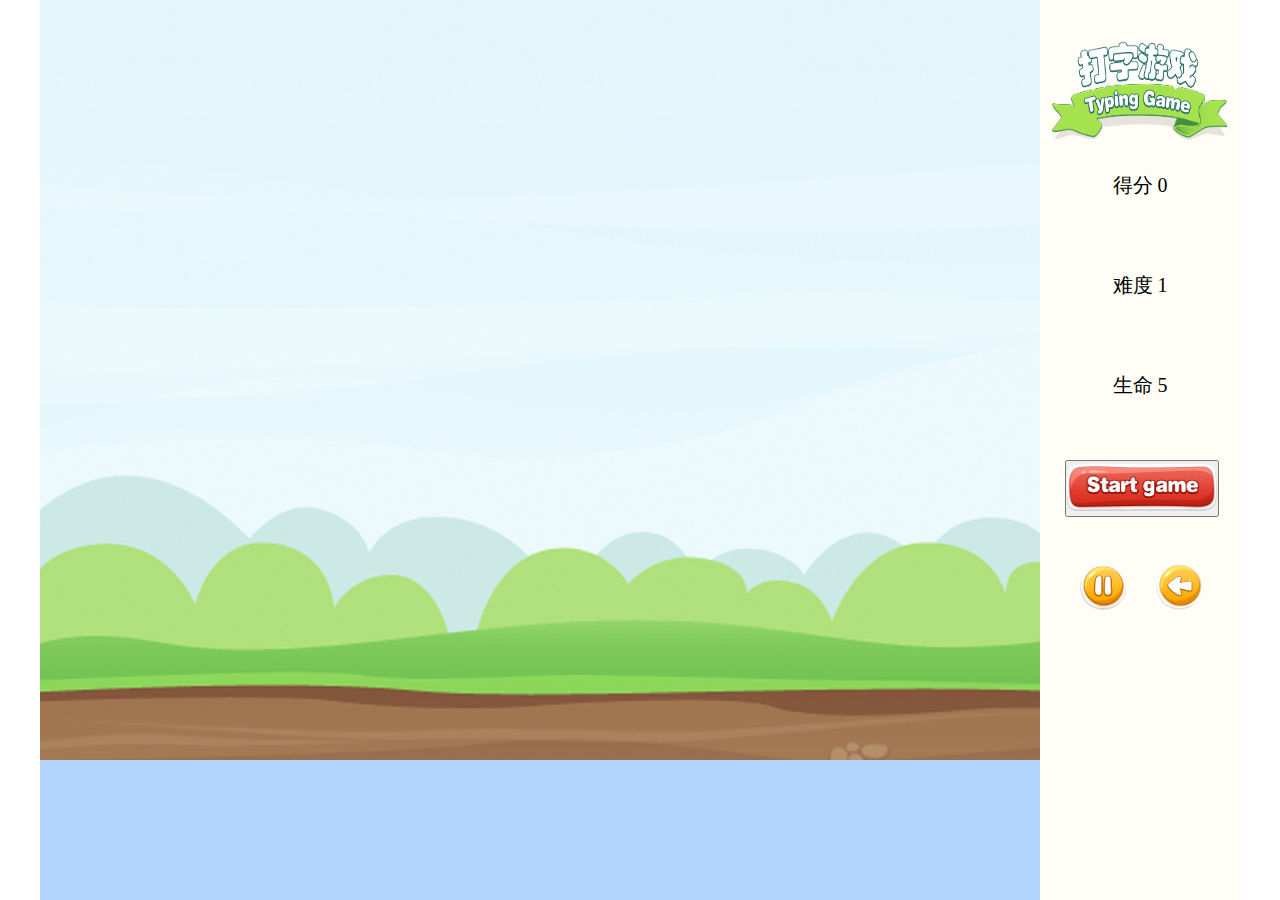
<file: project/daziyouxi/daziyouxi.html>
<!doctype html>
<html lang="en">
<head>
    <meta charset="UTF-8">
    <title>Document</title>
    <style>
        *{
            margin:0;padding:0;
        }
        html,body{
            height: 100%;
        }
        .box{
            width: 1200px;
            height: 100%;
            background-color: #ccc;
            margin:0 auto;
            overflow: hidden;
        }
        .left{
            height: 100%;
            width: 1000px;
            background-color: #b3d4fc;
            position: relative;
            float: left;
            background-repeat: no-repeat;
            background-size: contain;
            overflow: hidden;
        }
        .control{
            height: 100%;
            width: 200px;
            background-color: #fffdf5;
            float: left;
        }
        .title,.guanka,.life,.show{
            height: 60px;
            width: 150px;
            background-color: #fffdf5;
            justify-content: space-around;
            margin: 0 auto;
            font-size: 20px;
            text-align: center;
            line-height: 50px;
            margin-top:40px;
        }
        .divbox{
            height: 130px;
            width: 130px;
            position:absolute;
        }
        .end,#pause{
            height: 48px;
            width: 48px;
            background-color: #fffdf5;
            border-radius: 50%;
            margin: 0 auto;
            font-size: 20px;
            text-align: center;
            line-height: 50px;
            border: 2px #fffdf5 solid;
            float: left;
            cursor: pointer;
            margin-left: 12px;
            margin-right: 12px;
        }
        .quit,.stop{
            height: 48px;
            width: 48px;
            border-radius: 50%;
        }
        .start img{
            overflow: hidden;
            height: 50px;
            width: 150px;
            cursor: pointer;
        }
        .logo{
            width: 180px;
            height: 100px;
            margin:20px auto;

        }

    </style>
</head>
<body>
<div class="box">
    <div class="left"><div class=""><img src="images/bg.png" alt=""></div></div>
    <div class="control">
        <div class="logo"><img src="images/logo.png" alt="" class="logo"></div>
        <div class="title">
            得分 <span>0</span>
        </div>
        <div class="guanka">难度 <span>1</span> </div>
        <div class="life">生命 <span></span> </div>
        <div class="show">
        <button class="start"><img src="images/start.png" alt=""></button>
        </div>
        <div class="show">
        <div class="btn" id="pause"><img src="images/stop.png" alt="" class="stop"></div>
        <button class="end" ><img src="images/quit.png" alt="" class="quit" ></button>
        </div>
    </div>
</div>
</body>
<script>
    class Game{
        constructor(sence,scor,state,life){
            this.sence=sence;
            this.scro=scor;
            this.scroNum=0;
            this.state=state;
            this.stateNum=1;
            this.life=life;
            this.lifeNum=5;
            this.life.innerHTML=this.lifeNum;
            this.flag=true;
            this.obj={};
            this.speed=5;
            this.n=3;
            this.height=window.innerHeight;
            this.st=null;
        }


// divbox 盒子 objStr：盒子内容
        _createObj(){

            var divobj=document.createElement("div");
            divobj.className="divbox";

            do{
                var objLetter=Math.floor(Math.random()*26+65);
                var objStr=String.fromCharCode(objLetter)
            }while(this.obj[objStr]);
            divobj.style.background="url(images/"+objStr+".png) no-repeat center";
            do{
                var randomLeft=Math.floor(Math.random()*800);
                var divLeft=divobj.style.left=randomLeft+"px"
            }while(this._check(randomLeft));

            var Top=Math.floor(Math.random()*100);

            this.obj[objStr]={left:randomLeft,ele:divobj};
//            divobj.innerHTML=objStr;
            divobj.style.top=Top+"px";
            this.sence.appendChild(divobj)
        }

        _check(randomLeft){
            for(let i in this.obj){
                if(randomLeft>this.obj[i].left-100&&randomLeft<this.obj[i].left+100){
                    return true;
                }
            }
        }
        //字母个数
        start(){
            for(let i=0;i<this.n;i++){
                this._createObj()
            }
            this._move();
            this._keydown()

        }

        //字母降落
        _move(){
               this.st=setInterval(fn.bind(this),50)
                function fn(){
                    for(let i in this.obj){
                        let top=this.obj[i].ele.offsetTop;
                        top+=this.speed
                        this.obj[i].ele.style.top=top+"px";
                        if(top>this.height){
                            this.lifeNum--;
                            this.life.innerHTML=this.lifeNum;
                            this.sence.removeChild(this.obj[i].ele)
                            delete this.obj[i];
                            this._createObj()
                            if(this.lifeNum==0){
                                this._gameover()
                            }
                        }


                    }

                }
        }
        _keydown(){
            document.onkeydown=function(e){
                let kc=e.keyCode;
                let newkc=String.fromCharCode(kc);
                if(this.obj[newkc]){
                    this.sence.removeChild(this.obj[newkc].ele);
                    delete this.obj[newkc];
                    this._createObj();
                    this.scroNum++;
                    this.scro.innerHTML=this.scroNum;

                    if(this.scroNum%10==0){
                        //关卡
                        this._upstate()
                    }
                }
            }.bind(this);
        }

//        关卡难度函数
        _upstate(){
            this.n++;
            this.state.innerHTML=this.n;
            if(this.n<=5){
                this._createObj()
            }else{
                this.speed++
            }
        }
        _gameover(){
            alert(`游戏结束，当前得分为${this.scroNum}分`);
            this.sence.innerHTML="";
            this.lifeNum=5;
            this.obj={};

            this.stateNum=1;
            clearInterval(this.st);
            this.flag=true;

        }

		_int(){
            this.state.innerHTML=1;
            this.left.innerHTML=""
            this.scor.innerHTML=0;
            this.lifenum=5
            this.speed=5
            this.statenum=1;
            this.scornum=0;
            this.num = 3;
            this.obj = {};
//            this.flag=true;
            this.st=null;
        }
        pause(){
            clearInterval(this.st)
            document.removeEventListener("keydown",this._keydownHandlet)
        }
        run(){
            this._move();
            this._keydown();
        }
    }


    
let sence=document.querySelector(".left");
let pauseBtn=document.querySelector("#pause");
let scor=document.querySelector(".title span");
let state=document.querySelector(".guanka span");
let life=document.querySelector(".life span");
let start=document.querySelector(".start");
//console.log(life)
let game=new Game(sence,scor,state,life);

//    console.log(game.flag)
    start.onclick=function(){
        if(game.flag){
//            console.log(game.flag)

            game.flag=false;
            game.start()
        }
//            console.log(game.flag)

    };
    let flag1=true;
    pauseBtn.onclick=function () {
        if (flag1) {
            game.pause();//游戏暂停
            document.getElementById("pause").innerHTML='<img src="images/continue.png" height="48" width="48" />'
        } else {
            game.run();//游戏继续
            document.getElementById("pause").innerHTML='<img src="images/stop.png" height="48" width="48" />'
        }
        flag1 = !flag1;
    }

</script>
</html>
</file>
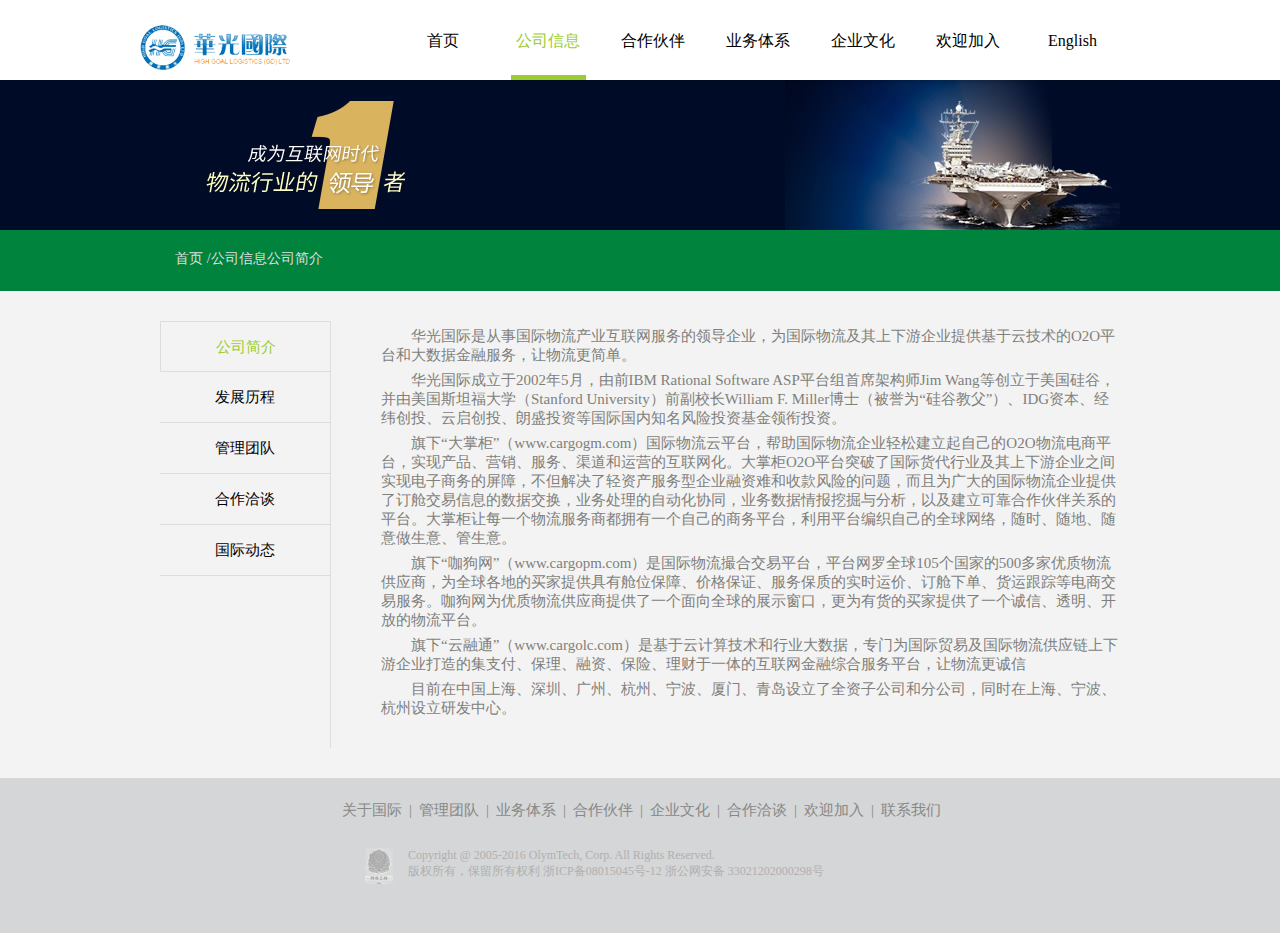
<file: project/qyz/erji1.html>
<!DOCTYPE html>
<html lang="en">
<head>
	<meta charset="UTF-8">
	<title>二级页面公司简介</title>
	<link rel="stylesheet" href="css/erji1.css">
	<link rel="stylesheet" href="css/kkkkk.css">
</head>
<body>

		<!-- 头部开始 -->
	<header>
		<div id="tubudh">
		<div class="logohwz">
			<div class="logo"></div>
			<div class="wenzi">
				<div class="wenzi1">
					<div class="wenzi1kj ">
						<a href="shouye.html">首页</a>
					</div>
					<div class="wenzi1kj wenzi1kj1">
						<a href="erji1.html">公司信息</a>
					</div>
					<div class="wenzi1kj">
						<a href="erji2.html">合作伙伴</a>
					</div>
					<div class="wenzi1kj">
						<a href="yewutixi.html">业务体系</a>
					</div>
					<div class="wenzi1kj">
						<a href="qywh.html">企业文化</a>
					</div>
					<div class="wenzi1kj">
						<a href="ruhuoguoji.html">欢迎加入</a>
					</div>
					<div class="wenzi1kj">
						<a href="yingwen.html">English</a>
					</div>
				</div>
				<div class="wenzi2"></div>
			</div>
		</div>
		</div>
		<div class="toubu3">
			<div class="toubu3-1">
				<img src="img/1.jpg" alt="">
			</div>
		</div>
		<div class="toubu4">
			<div class="toubu4-1">
				<a href="shouye.html">
				<i class="iconfont">&#xe62e;</i> 首页 / </a>
				<a href="">公司信息</a>
				<a href="">公司简介</a>
			</div>
		</div>
	</header>
	<!-- 头部结束 -->
	<!-- 内容开始 -->
	<section>
		<div class="neirong">
			<div class="neirong1">
				<a href="erji1.html">公司简介</a>
			</div>
			<div class="neirong2">
				<a href="fazhanlicheng-erji.html">发展历程</a>
			</div>
			<div class="neirong2">
				<a href="">管理团队</a>
			</div>
			<div class="neirong2">
				<a href="">合作洽谈</a>
			</div>
			<div class="neirong2">
				<a href="sanji1.html">国际动态</a>
			</div>
		</div>
		<div class="neirong3">
			<p>华光国际是从事国际物流产业互联网服务的领导企业，为国际物流及其上下游企业提供基于云技术的O2O平台和大数据金融服务，让物流更简单。</p>
			<p>华光国际成立于2002年5月，由前IBM Rational Software ASP平台组首席架构师Jim Wang等创立于美国硅谷，并由美国斯坦福大学（Stanford University）前副校长William F. Miller博士（被誉为“硅谷教父”）、IDG资本、经纬创投、云启创投、朗盛投资等国际国内知名风险投资基金领衔投资。</p>
			<p>旗下“大掌柜”（www.cargogm.com）国际物流云平台，帮助国际物流企业轻松建立起自己的O2O物流电商平台，实现产品、营销、服务、渠道和运营的互联网化。大掌柜O2O平台突破了国际货代行业及其上下游企业之间实现电子商务的屏障，不但解决了轻资产服务型企业融资难和收款风险的问题，而且为广大的国际物流企业提供了订舱交易信息的数据交换，业务处理的自动化协同，业务数据情报挖掘与分析，以及建立可靠合作伙伴关系的平台。大掌柜让每一个物流服务商都拥有一个自己的商务平台，利用平台编织自己的全球网络，随时、随地、随意做生意、管生意。</p>
			<p>旗下“咖狗网”（www.cargopm.com）是国际物流撮合交易平台，平台网罗全球105个国家的500多家优质物流供应商，为全球各地的买家提供具有舱位保障、价格保证、服务保质的实时运价、订舱下单、货运跟踪等电商交易服务。咖狗网为优质物流供应商提供了一个面向全球的展示窗口，更为有货的买家提供了一个诚信、透明、开放的物流平台。</p>
			<p>旗下“云融通”（www.cargolc.com）是基于云计算技术和行业大数据，专门为国际贸易及国际物流供应链上下游企业打造的集支付、保理、融资、保险、理财于一体的互联网金融综合服务平台，让物流更诚信</p>
			<p>目前在中国上海、深圳、广州、杭州、宁波、厦门、青岛设立了全资子公司和分公司，同时在上海、宁波、杭州设立研发中心。</p>
		</div>
	</section>
	<!-- 内容结束 -->
	<!-- 底部开始 -->
	<div id="zxmkj">
		<div class="zxmwzs">
			<a href="erji1.html">关于国际</a>
			<a href="">|</a>
			<a href="">管理团队</a>
			<a href="">|</a>
			<a href="yewutixi.html">业务体系</a>
			<a href="">|</a>
			<a href="erji2.html">合作伙伴</a>
			<a href="">|</a>
			<a href="qywh.html">企业文化</a>
			<a href="">|</a>
			<a href="">合作洽谈</a>
			<a href="">|</a>
			<a href="ruhuoguoji.html">欢迎加入</a>
			<a href="">|</a>
			<a href="">联系我们</a>
		</div>
		<div class="zxmwzx">
			<div class="gntp"></div>
			<div class="zxmwzkj">
				<h1>Copyright @ 2005-2016 OlymTech, Corp. All Rights Reserved.</h1>
			<h2>版权所有，保留所有权利 浙ICP备08015045号-12 浙公网安备 33021202000298号</h2>
			</div>
		</div>
	</div>
	<!-- 底部结束 -->
</body>
</html>
</file>
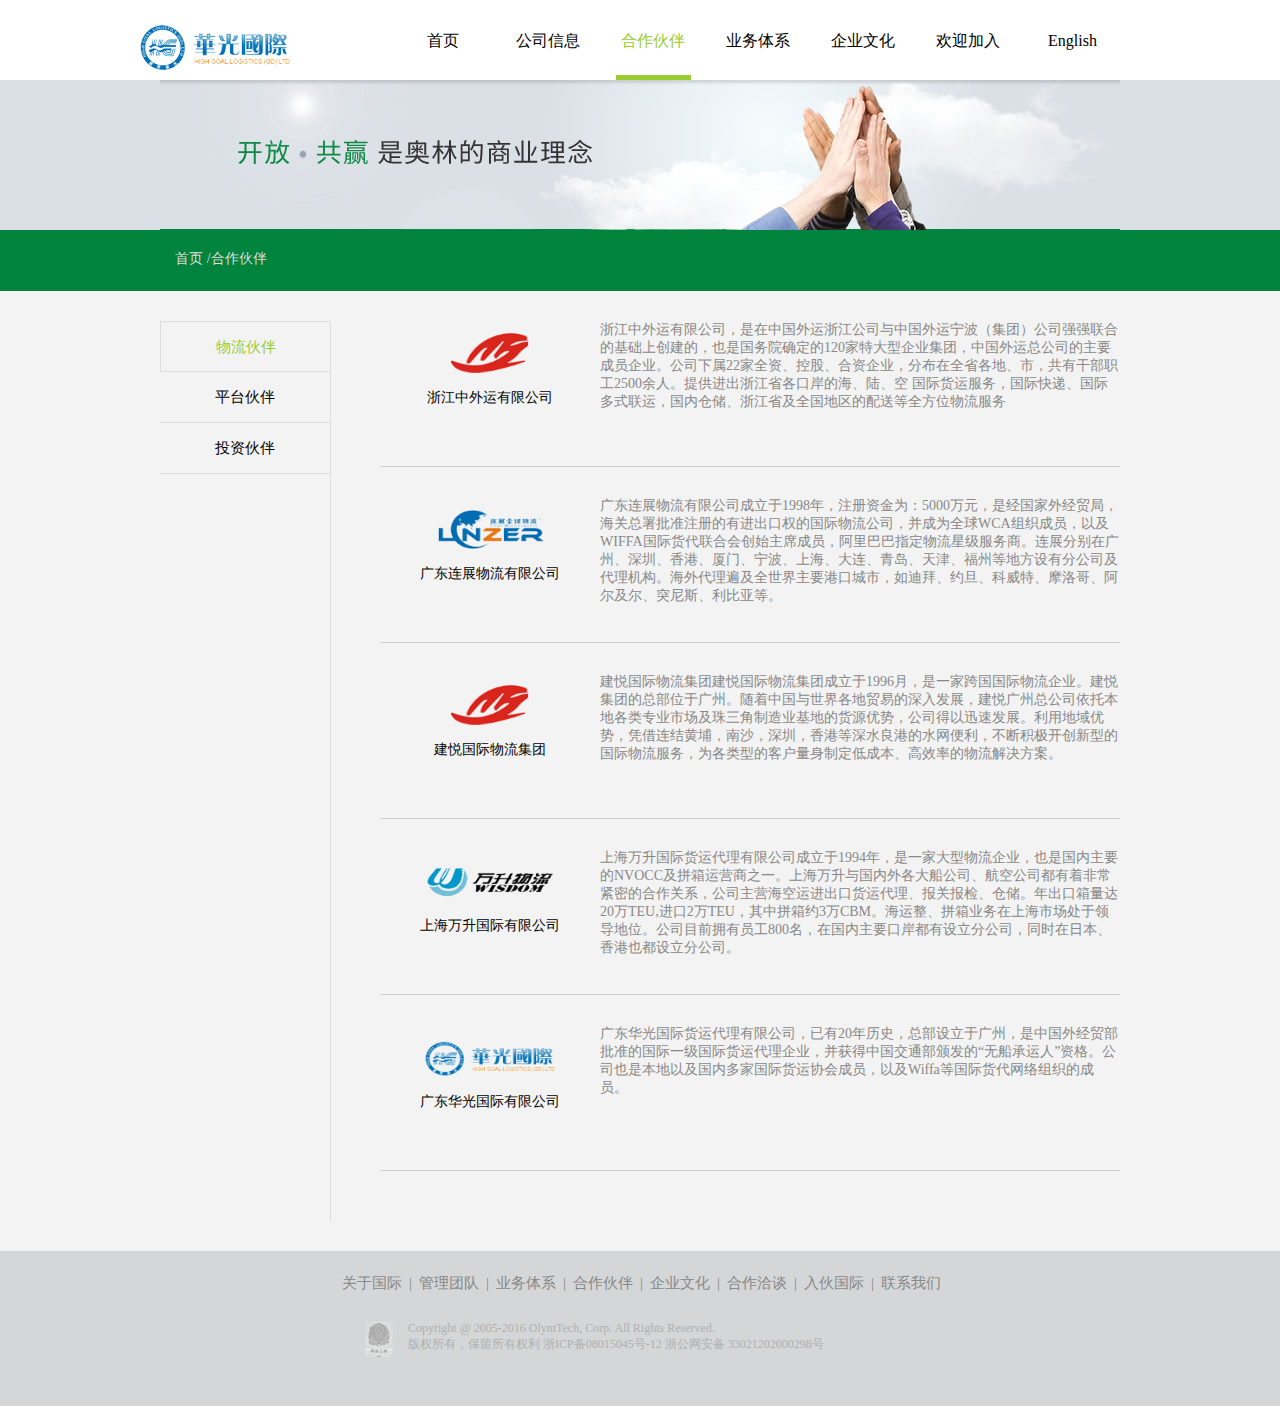
<file: project/qyz/erji2.html>
<!DOCTYPE html>
<html lang="en">
<head>
	<meta charset="UTF-8">
	<title>二级页面合作伙伴</title>
	<link rel="stylesheet" href="css/kkkkk.css">
	<link rel="stylesheet" href="css/erji2.css">
</head>
<body>
	<header>
		<div id="tubudh">
		<div class="logohwz">
			<div class="logo"></div>
			<div class="wenzi">
				<div class="wenzi1">
					<div class="wenzi1kj">
						<a href="shouye.html">首页</a>
					</div>
					<div class="wenzi1kj">
						<a href="erji1.html">公司信息</a>
					</div>
					<div class="wenzi1kj wenzi1kj1">
						<a href="erji2.html">合作伙伴</a>
					</div>
					<div class="wenzi1kj">
						<a href="yewutixi.html">业务体系</a>
					</div>
					<div class="wenzi1kj">
						<a href="qywh.html">企业文化</a>
					</div>
					<div class="wenzi1kj">
						<a href="ruhuoguoji.html">欢迎加入</a>
					</div>
					<div class="wenzi1kj">
						<a href="yingwen.html">English</a>
					</div>
				</div>
				<div class="wenzi2"></div>
			</div>
		</div>
		</div>
		<div class="toubu3">
			<div class="toubu3-1">
				<img src="img/2.jpg" alt="">
			</div>
		</div>
		<div class="toubu4">
			<div class="toubu4-1">
				<a href="shouye.html">
				<i class="iconfont">&#xe62e;</i> 首页 / </a>
				<a href="">合作伙伴  </a>
				
			</div>
		</div>
	</header>
	<!-- 头部结束 -->
	<!-- 内容开始 -->
	<section>
		<div class="neirong">
			<div class="neirong1">
				<a href="erji2.html">物流伙伴</a>
			</div>
			<div class="neirong2">
				<a href="">平台伙伴</a>
			</div>
			<div class="neirong2">
				<a href="">投资伙伴</a>
			</div>
		</div>
		<div class="neirong4">
			<div class="neirong4-1">
				<div class="neirong4-2">
					<img src="img/2.png" alt="">
				</div>
				<h2>浙江中外运有限公司</h2>
			</div>
			<h1>浙江中外运有限公司，是在中国外运浙江公司与中国外运宁波（集团）公司强强联合的基础上创建的，也是国务院确定的120家特大型企业集团，中国外运总公司的主要成员企业。公司下属22家全资、控股、合资企业，分布在全省各地、市，共有干部职工2500余人。提供进出浙江省各口岸的海、陆、空 国际货运服务，国际快递、国际多式联运，国内仓储、浙江省及全国地区的配送等全方位物流服务</h1>
		</div>
		<div class="neirong3">
			<div class="neirong3-1">
				<div class="neirong3-2">
					<img src="img/p.png" alt="">
				</div>
				<h2>广东连展物流有限公司</h2>
			</div>
			<h1>广东连展物流有限公司成立于1998年，注册资金为：5000万元，是经国家外经贸局，海关总署批准注册的有进出口权的国际物流公司，并成为全球WCA组织成员，以及WIFFA国际货代联合会创始主席成员，阿里巴巴指定物流星级服务商。连展分别在广州、深圳、香港、厦门、宁波、上海、大连、青岛、天津、福州等地方设有分公司及代理机构。海外代理遍及全世界主要港口城市，如迪拜、约旦、科威特、摩洛哥、阿尔及尔、突尼斯、利比亚等。</h1>
		</div>
		<div class="neirong3">
			<div class="neirong3-1">
				<div class="neirong3-2">
					<img src="img/o.png" alt="">
				</div>
				<h2>建悦国际物流集团</h2>
			</div>
			<h1>建悦国际物流集团建悦国际物流集团成立于1996月，是一家跨国国际物流企业。建悦集团的总部位于广州。随着中国与世界各地贸易的深入发展，建悦广州总公司依托本地各类专业市场及珠三角制造业基地的货源优势，公司得以迅速发展。利用地域优势，凭借连结黄埔，南沙，深圳，香港等深水良港的水网便利，不断积极开创新型的国际物流服务，为各类型的客户量身制定低成本、高效率的物流解决方案。</h1>
		</div>
		<div class="neirong3">
			<div class="neirong3-1">
				<div class="neirong3-2">
					<img src="img/i.png" alt="">
				</div>
				<h2>上海万升国际有限公司</h2>
			</div>
			<h1>上海万升国际货运代理有限公司成立于1994年，是一家大型物流企业，也是国内主要的NVOCC及拼箱运营商之一。上海万升与国内外各大船公司、航空公司都有着非常紧密的合作关系，公司主营海空运进出口货运代理、报关报检、仓储。年出口箱量达20万TEU,进口2万TEU，其中拼箱约3万CBM。海运整、拼箱业务在上海市场处于领导地位。公司目前拥有员工800名，在国内主要口岸都有设立分公司，同时在日本、香港也都设立分公司。</h1>
		</div>
		<div class="neirong3">
			<div class="neirong3-1">
				<div class="neirong3-2">
					<img src="img/u.png" alt="">
				</div>
				<h2>广东华光国际有限公司</h2>
			</div>
			<h1>广东华光国际货运代理有限公司，已有20年历史，总部设立于广州，是中国外经贸部批准的国际一级国际货运代理企业，并获得中国交通部颁发的“无船承运人”资格。公司也是本地以及国内多家国际货运协会成员，以及Wiffa等国际货代网络组织的成员。</h1>
		</div>
	</section>
	<!-- 内容结束 -->
	<!-- 底部开始 -->
	<div id="zxmkj">
		<div class="zxmwzs">
			<a href="erji1.html">关于国际</a>
			<a href="">|</a>
			<a href="">管理团队</a>
			<a href="">|</a>
			<a href="yewutixi.html">业务体系</a>
			<a href="">|</a>
			<a href="erji2.html">合作伙伴</a>
			<a href="">|</a>
			<a href="qywh.html">企业文化</a>
			<a href="">|</a>
			<a href="">合作洽谈</a>
			<a href="">|</a>
			<a href="ruhuoguoji.html">入伙国际</a>
			<a href="">|</a>
			<a href="">联系我们</a>
		</div>
		<div class="zxmwzx">
			<div class="gntp"></div>
			<div class="zxmwzkj">
				<h1>Copyright @ 2005-2016 OlymTech, Corp. All Rights Reserved.</h1>
			<h2>版权所有，保留所有权利 浙ICP备08015045号-12 浙公网安备 33021202000298号</h2>
			</div>
		</div>
	</div>
	<!-- 底部结束 -->
</body>
</html>
</file>
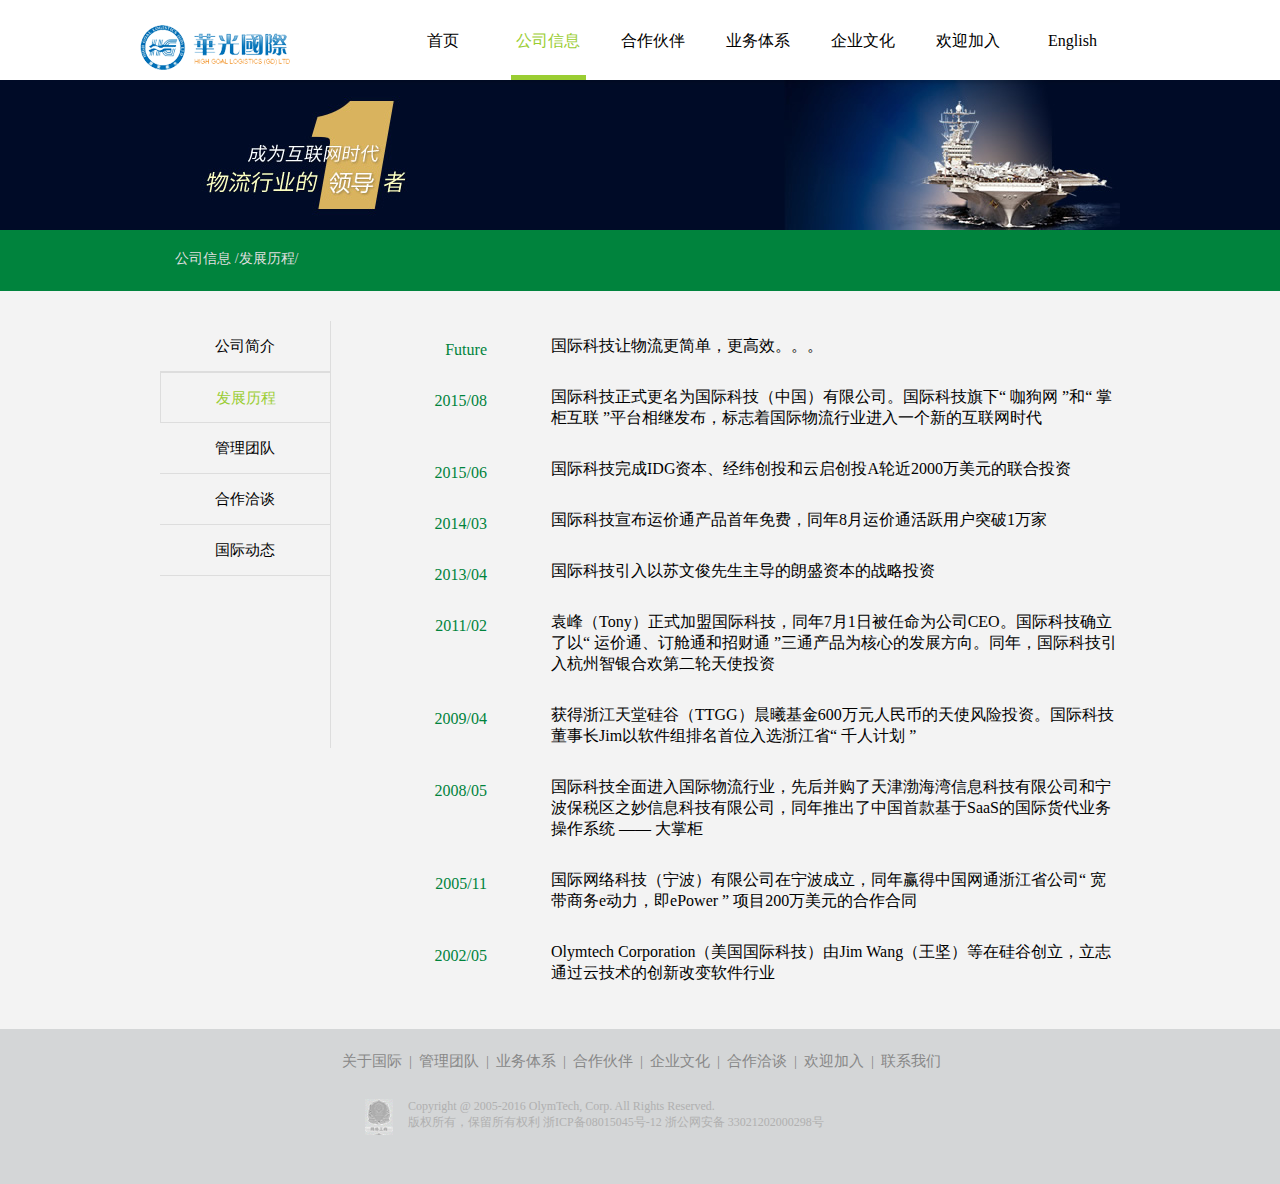
<file: project/qyz/fazhanlicheng-erji.html>
<!DOCTYPE html>
<html lang="en">
<head>
	<meta charset="UTF-8">
	<title>发展历程</title>
	<link rel="stylesheet" href="css/fazhanlicheng-erji.css">
	<link rel="stylesheet" href="css/kkkkk.css">
</head>
<body>

		<!-- 头部开始 -->
	<header>
		<div id="tubudh">
		<div class="logohwz">
			<div class="logo"></div>
			<div class="wenzi">
				<div class="wenzi1">
					<div class="wenzi1kj ">
						<a href="shouye.html">首页</a>
					</div>
					<div class="wenzi1kj wenzi1kj1">
						<a href="erji1.html">公司信息</a>
					</div>
					<div class="wenzi1kj">
						<a href="erji2.html">合作伙伴</a>
					</div>
					<div class="wenzi1kj">
						<a href="yewutixi.html">业务体系</a>
					</div>
					<div class="wenzi1kj">
						<a href="qywh.html">企业文化</a>
					</div>
					<div class="wenzi1kj">
						<a href="ruhuoguoji.html">欢迎加入</a>
					</div>
					<div class="wenzi1kj">
						<a href="yingwen.html">English</a>
					</div>
				</div>
				<div class="wenzi2"></div>
			</div>
		</div>
		</div>
		<div class="toubu3">
			<div class="toubu3-1">
				<img src="img/1.jpg" alt="">
			</div>
		</div>
		<div class="toubu4">
			<div class="toubu4-1">
				<a href="shouye.html">
				<i class="iconfont">&#xe62e;</i> 公司信息 / </a>
				<a href="">发展历程/</a>
			</div>
		</div>
	</header>
	<!-- 头部结束 -->
	<!-- 内容开始 -->
	<section>
		<div class="neirong">
			<div class="neirong2">
				<a href="erji1.html">公司简介</a>
			</div>
			<div class="neirong1">
				<a href="fazhanlicheng-erji.html">发展历程</a>
			</div>
			<div class="neirong2">
				<a href="">管理团队</a>
			</div>
			<div class="neirong2">
				<a href="">合作洽谈</a>
			</div>
			<div class="neirong2">
				<a href="sanji1.html">国际动态</a>
			</div>
		</div>
		<div class="neirong3">
			<ul class="process">
				<li class="process-item">
					<span class="date">Future</span>
					国际科技让物流更简单，更高效。。。
				</li>
			</ul>
			<ul class="process">
				<li class="process-item">
					<span class="date">2015/08</span>
					国际科技正式更名为国际科技（中国）有限公司。国际科技旗下“ 咖狗网 ”和“ 掌柜互联 ”平台相继发布，标志着国际物流行业进入一个新的互联网时代
				</li>
			</ul>
			<ul class="process">
				<li class="process-item">
					<span class="date">2015/06</span>
					国际科技完成IDG资本、经纬创投和云启创投A轮近2000万美元的联合投资
				</li>
			</ul>
			<ul class="process">
				<li class="process-item">
					<span class="date">2014/03</span>
					国际科技宣布运价通产品首年免费，同年8月运价通活跃用户突破1万家
				</li>
			</ul>
			<ul class="process">
				<li class="process-item">
					<span class="date">2013/04</span>
					国际科技引入以苏文俊先生主导的朗盛资本的战略投资
				</li>
			</ul>
			<ul class="process">
				<li class="process-item">
					<span class="date">2011/02</span>
					袁峰（Tony）正式加盟国际科技，同年7月1日被任命为公司CEO。国际科技确立了以“ 运价通、订舱通和招财通 ”三通产品为核心的发展方向。同年，国际科技引入杭州智银合欢第二轮天使投资
				</li>
			</ul>
			<ul class="process">
				<li class="process-item">
					<span class="date">2009/04</span>
					获得浙江天堂硅谷（TTGG）晨曦基金600万元人民币的天使风险投资。国际科技董事长Jim以软件组排名首位入选浙江省“ 千人计划 ”
				</li>
			</ul>
			<ul class="process">
				<li class="process-item">
					<span class="date">2008/05</span>
					国际科技全面进入国际物流行业，先后并购了天津渤海湾信息科技有限公司和宁波保税区之妙信息科技有限公司，同年推出了中国首款基于SaaS的国际货代业务操作系统 —— 大掌柜
				</li>
			</ul>
			<ul class="process">
				<li class="process-item">
					<span class="date">2005/11</span>
					国际网络科技（宁波）有限公司在宁波成立，同年赢得中国网通浙江省公司“ 宽带商务e动力，即ePower ” 项目200万美元的合作合同
				</li>
			</ul>
			<ul class="process">
				<li class="process-item">
					<span class="date">2002/05</span>
					Olymtech Corporation（美国国际科技）由Jim Wang（王坚）等在硅谷创立，立志通过云技术的创新改变软件行业
				</li>
			</ul>
		</div>
	</section>
	<!-- 内容结束 -->
	<!-- 底部开始 -->
	<div id="zxmkj">
		<div class="zxmwzs">
			<a href="erji1.html">关于国际</a>
			<a href="">|</a>
			<a href="">管理团队</a>
			<a href="">|</a>
			<a href="yewutixi.html">业务体系</a>
			<a href="">|</a>
			<a href="erji2.html">合作伙伴</a>
			<a href="">|</a>
			<a href="qywh.html">企业文化</a>
			<a href="">|</a>
			<a href="">合作洽谈</a>
			<a href="">|</a>
			<a href="ruhuoguoji.html">欢迎加入</a>
			<a href="">|</a>
			<a href="">联系我们</a>
		</div>
		<div class="zxmwzx">
			<div class="gntp"></div>
			<div class="zxmwzkj">
				<h1>Copyright @ 2005-2016 OlymTech, Corp. All Rights Reserved.</h1>
			<h2>版权所有，保留所有权利 浙ICP备08015045号-12 浙公网安备 33021202000298号</h2>
			</div>
		</div>
	</div>
	<!-- 底部结束 -->
</body>
</html>
</file>
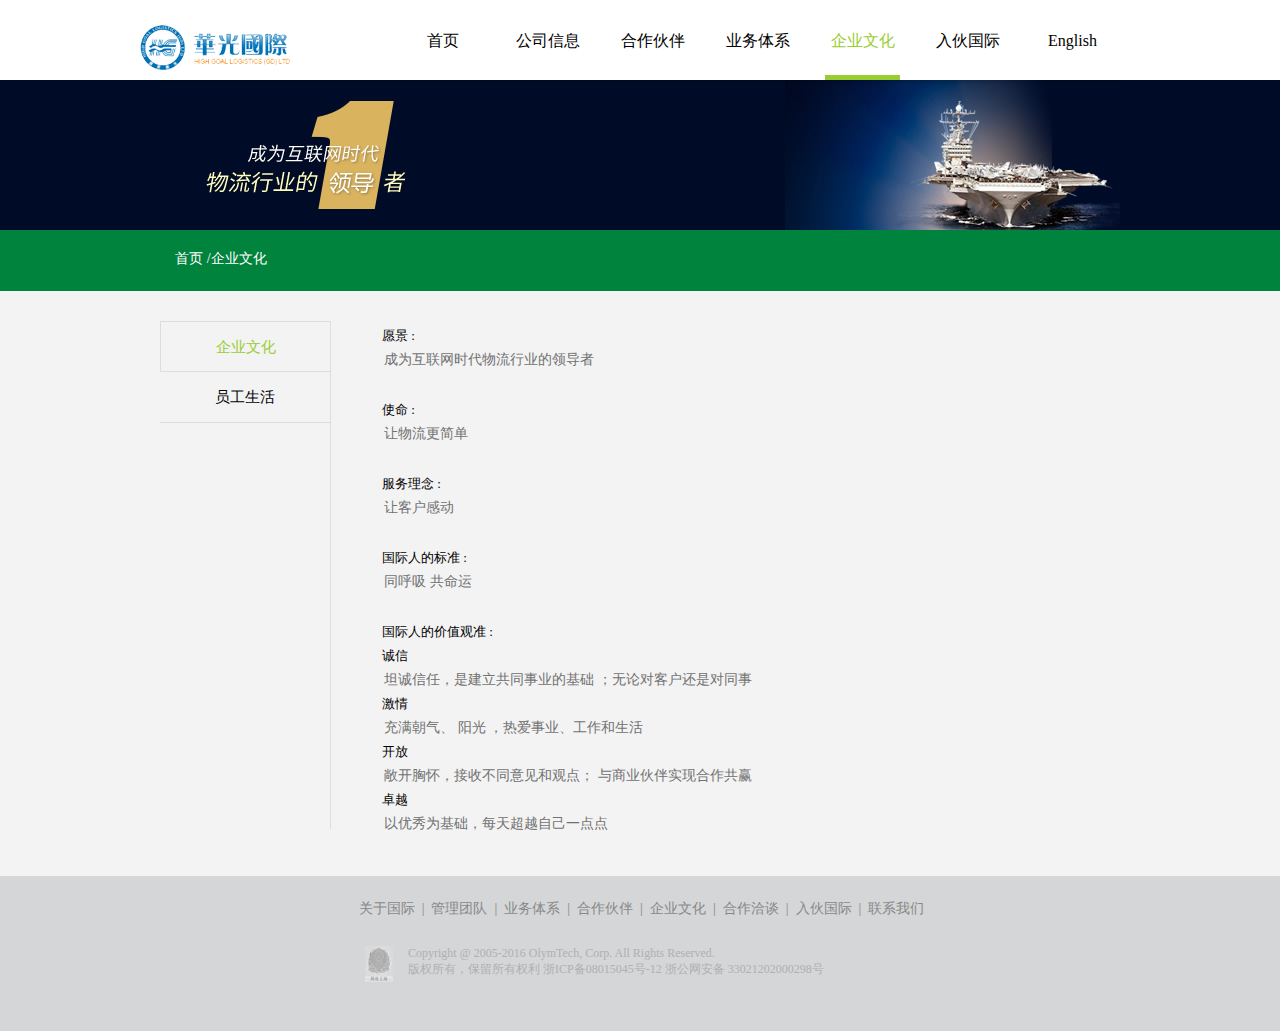
<file: project/qyz/qywh.html>
<!DOCTYPE html>
<html lang="en">
<head>
    <meta charset="UTF-8">
    <title>企业文化</title>
    <link rel="stylesheet" href="css/kkkkk.css">
    <link rel="stylesheet" href="css/qyfw.css">
</head>
<body>

<!-- 头部开始 -->
<header>
    <div id="tubudh">
        <div class="logohwz">
            <div class="logo"><img src="img/4.png" alt=""></div>
            <div class="wenzi">
                <div class="wenzi1">
                    <div class="wenzi1kj ">
                        <a href="shouye.html">首页</a>
                    </div>
                    <div class="wenzi1kj">
                        <a href="erji1.html">公司信息</a>
                    </div>
                    <div class="wenzi1kj">
                        <a href="erji2.html">合作伙伴</a>
                    </div>
                    <div class="wenzi1kj">
                        <a href="yewutixi.html">业务体系</a>
                    </div>
                    <div class="wenzi1kj  wenzi1kj1">
                        <a href="qywh.html">企业文化</a>
                    </div>
                    <div class="wenzi1kj">
                        <a href="ruhuoguoji.html">入伙国际</a>
                    </div>
                    <div class="wenzi1kj">
                        <a href="qyzyw.html">English</a>
                    </div>
                </div>
                <div class="wenzi2"></div>
            </div>
        </div>
    </div>
    <div class="toubu3">
        <div class="toubu3-1">
            <img src="img/1.jpg" alt="">
        </div>
    </div>
    <div class="toubu4">
        <div class="toubu4-1">
            <a href="">
                <i class="iconfont">&#xe62e;</i> 首页 / </a>
            <a href="">企业文化 </a>
        </div>
    </div>
</header>
<!-- 头部结束 -->
<!-- 内容开始 -->
<section>
    <div class="neirong">
        <div class="neirong1">
            <a href="qywh.html">企业文化</a>
        </div>
        <div class="neirong2">
            <a href="qywhyg.html">员工生活</a>
        </div>

    </div>
    <div class="neirong3">
        <p>愿景 :</p>
        <p class="p1">成为互联网时代物流行业的领导者</p>
        <p class="p2"> </p>
        <p>使命 :</p>
        <p class="p1">让物流更简单</p>
        <p class="p2"> </p>
        <p>服务理念 :</p>
        <p class="p1">让客户感动</p>
        <p class="p2"> </p>
        <p>国际人的标准 :</p>
        <p class="p1">同呼吸 共命运</p>
        <p class="p2"> </p>
        <p>国际人的价值观准 :</p>
        <p>诚信</p>
        <p class="p1">坦诚信任，是建立共同事业的基础 ；无论对客户还是对同事</p>
        <p>激情</p>
        <p class="p1">充满朝气、 阳光 ，热爱事业、工作和生活</p>
        <p>开放</p>
        <p class="p1">敞开胸怀，接收不同意见和观点； 与商业伙伴实现合作共赢</p>
        <p>卓越</p>
        <p class="p1">以优秀为基础，每天超越自己一点点 </p>
    </div>
</section>
<!-- 内容结束 -->
<!-- 底部开始 -->
<div id="zxmkj">
    <div class="zxmwzs">
        <a href="erji1.html">关于国际</a>
        <a href="">|</a>
        <a href="">管理团队</a>
        <a href="">|</a>
        <a href="yewutixi.html">业务体系</a>
        <a href="">|</a>
        <a href="erji2.html">合作伙伴</a>
        <a href="">|</a>
        <a href="qywh.html">企业文化</a>
        <a href="">|</a>
        <a href="">合作洽谈</a>
        <a href="">|</a>
        <a href="ruhuoguoji.html">入伙国际</a>
        <a href="">|</a>
        <a href="">联系我们</a>
    </div>
    <div class="zxmwzx">
        <div class="gntp"><img src="img/gn.png" alt=""></div>
        <div class="zxmwzkj">
            <h1>Copyright @ 2005-2016 OlymTech, Corp. All Rights Reserved.</h1>
            <h2>版权所有，保留所有权利 浙ICP备08015045号-12 浙公网安备 33021202000298号</h2>
        </div>
    </div>
</div>
<!-- 底部结束 -->
</body>
</html></html>
</file>
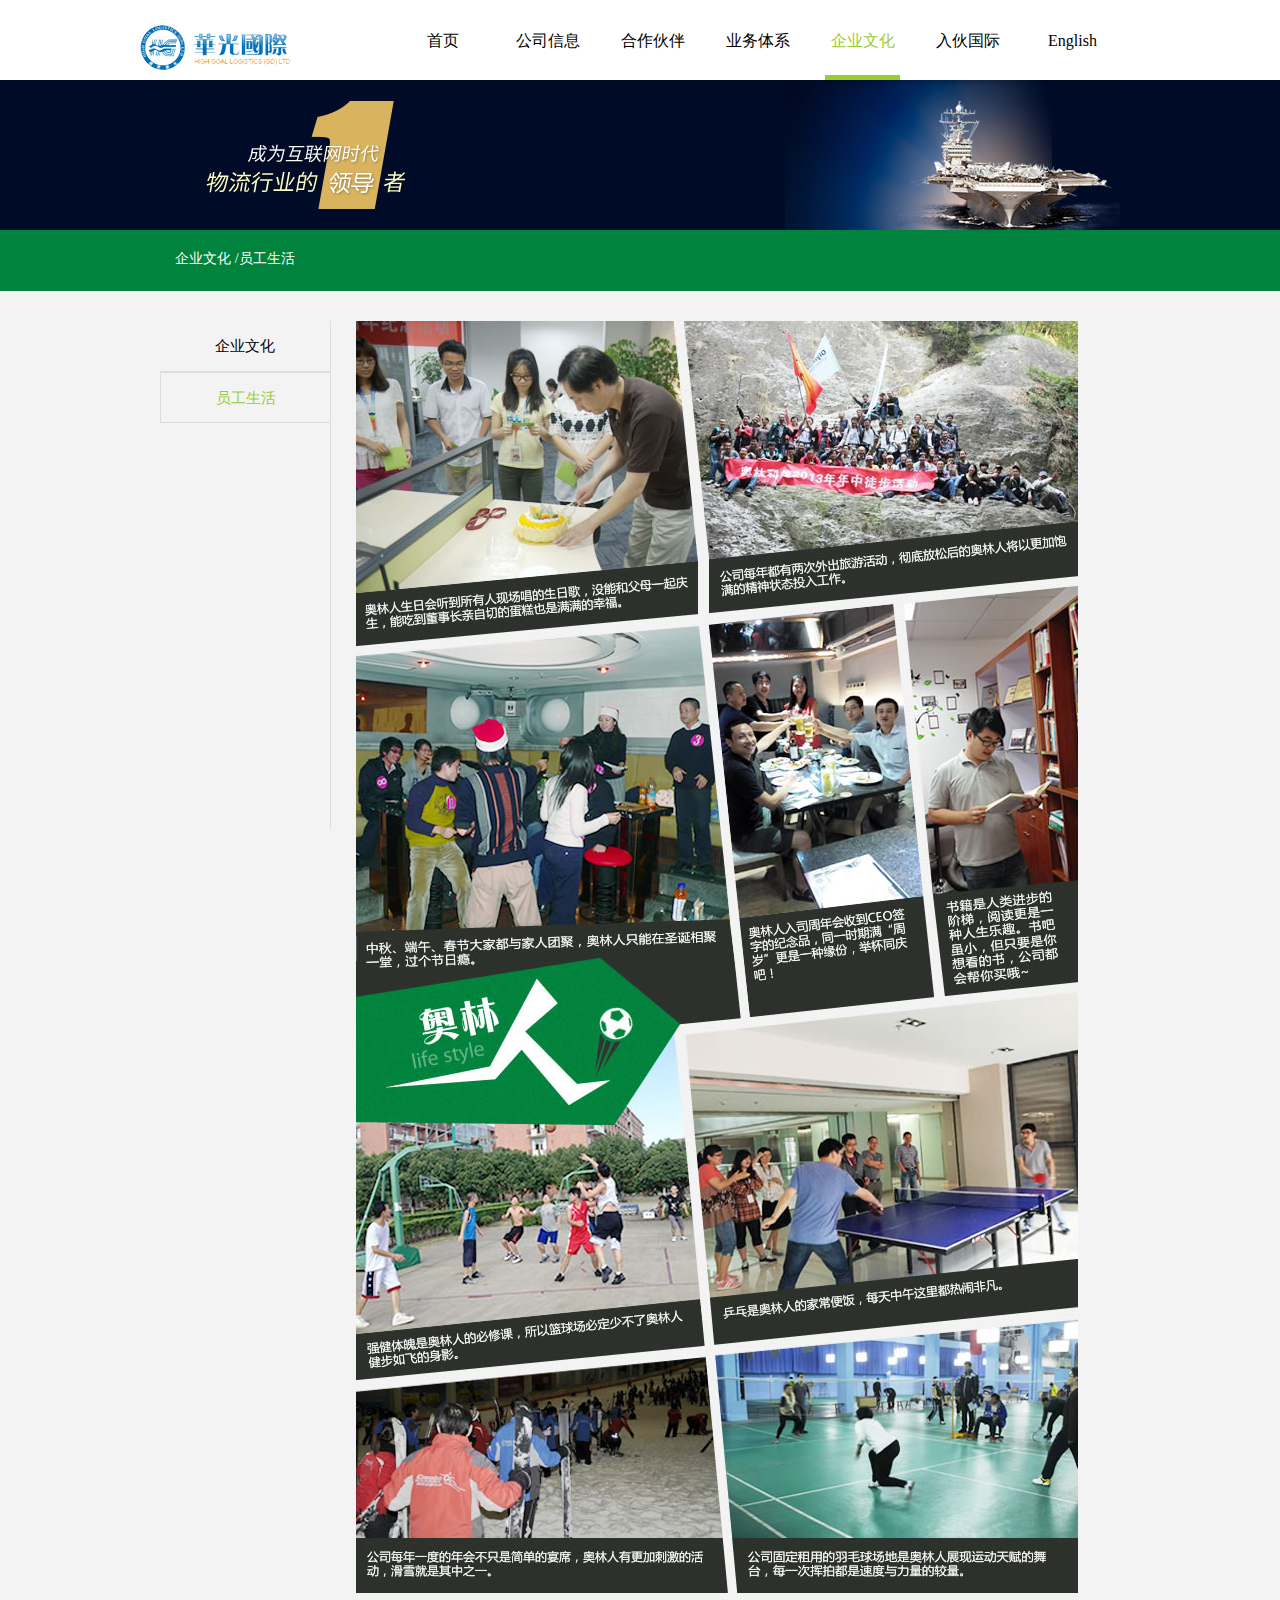
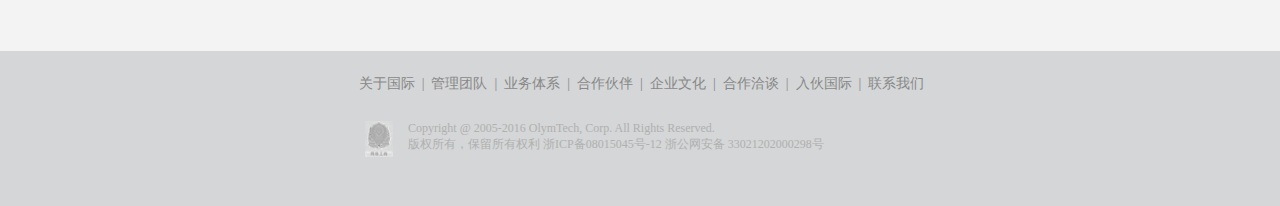
<file: project/qyz/qywhyg.html>
<!DOCTYPE html>
<html lang="en">
<head>
    <meta charset="UTF-8">
    <title>企业文化</title>
    <link rel="stylesheet" href="css/kkkkk.css">
    <link rel="stylesheet" href="css/qywhyg.css">
</head>
<body>

<!-- 头部开始 -->
<header>
    <div id="tubudh">
        <div class="logohwz">
            <div class="logo"><img src="img/4.png" alt=""></div>
            <div class="wenzi">
                <div class="wenzi1">
                    <div class="wenzi1kj ">
                        <a href="shouye.html">首页</a>
                    </div>
                    <div class="wenzi1kj">
                        <a href="erji1.html">公司信息</a>
                    </div>
                    <div class="wenzi1kj">
                        <a href="erji2.html">合作伙伴</a>
                    </div>
                    <div class="wenzi1kj">
                        <a href="yewutixi.html">业务体系</a>
                    </div>
                    <div class="wenzi1kj  wenzi1kj1">
                        <a href="qywh.html">企业文化</a>
                    </div>
                    <div class="wenzi1kj">
                        <a href="ruhuoguoji.html">入伙国际</a>
                    </div>
                    <div class="wenzi1kj">
                        <a href="qyzyw.html">English</a>
                    </div>
                </div>
                <div class="wenzi2"></div>
            </div>
        </div>
    </div>
    <div class="toubu3">
        <div class="toubu3-1">
            <img src="img/1.jpg" alt="">
        </div>
    </div>
    <div class="toubu4">
        <div class="toubu4-1">
            <a href="">
                <i class="iconfont">&#xe62e;</i> 企业文化 / </a>
            <a href="">员工生活 </a>
        </div>
    </div>
</header>
<!-- 头部结束 -->
<!-- 内容开始 -->
<section>
    <div class="neirong">
        <div class="neirong2">
            <a href="qywh.html">企业文化</a>
        </div>
        <div class="neirong1">
            <a href="qywhyg.html">员工生活</a>
        </div>

    </div>
    <div class="neirong3">
        <div class="dtp"><img src="img/201409180125469307.jpg" alt=""></div>
    </div>
</section>
<!-- 内容结束 -->
<!-- 底部开始 -->
<div id="zxmkj">
    <div class="zxmwzs">
        <a href="erji1.html">关于国际</a>
        <a href="">|</a>
        <a href="">管理团队</a>
        <a href="">|</a>
        <a href="yewutixi.html">业务体系</a>
        <a href="">|</a>
        <a href="erji2.html">合作伙伴</a>
        <a href="">|</a>
        <a href="qywh.html">企业文化</a>
        <a href="">|</a>
        <a href="">合作洽谈</a>
        <a href="">|</a>
        <a href="ruhuoguoji.html">入伙国际</a>
        <a href="">|</a>
        <a href="">联系我们</a>
    </div>
    <div class="zxmwzx">
        <div class="gntp"><img src="img/gn.png" alt=""></div>
        <div class="zxmwzkj">
            <h1>Copyright @ 2005-2016 OlymTech, Corp. All Rights Reserved.</h1>
            <h2>版权所有，保留所有权利 浙ICP备08015045号-12 浙公网安备 33021202000298号</h2>
        </div>
    </div>
</div>
<!-- 底部结束 -->
</body>
</html></html>
</file>
<file: project/jishibu/css/base.css>
*{
	margin: 0;
	padding: 0;   
	list-style:none; 
	text-decoration: none; 
	font-style: normal;  
	font-weight: normal;
	-webkit-user-select:none;
    user-select:none;
    box-sizing: border-box;
    -webkit-tap-highlight-color: rgba(0, 0, 0, 0);
    tap-highlight-color: rgba(0, 0, 0, 0);
}
img{
	width: 100%;
	height: 100%;
    display: block;
}
</file>
<file: project/jishibu/css/index.css>
@font-face {
    font-family: 'iconfont';  /* project id 466224 */
    src: url('https://at.alicdn.com/t/font_466224_xob945o2rwl8fr.eot');
    src: url('https://at.alicdn.com/t/font_466224_xob945o2rwl8fr.eot?#iefix') format('embedded-opentype'),
    url('https://at.alicdn.com/t/font_466224_xob945o2rwl8fr.woff') format('woff'),
    url('https://at.alicdn.com/t/font_466224_xob945o2rwl8fr.ttf') format('truetype'),
    url('https://at.alicdn.com/t/font_466224_xob945o2rwl8fr.svg#iconfont') format('svg');
}
.iconfont{
    font-family:"iconfont" !important;
    font-size:20px;font-style:normal;
    -webkit-font-smoothing: antialiased;
    -webkit-text-stroke-width: 0.2px;
    -moz-osx-font-smoothing: grayscale;
}
html{
    font-size: 100px;
    width: 100%;
    height: 100%;
}
@media screen and (min-width:375px) {
    html{
        font-size: 50px;
    }
}
@media screen and (min-width:412px) {
    html{
        font-size: 55px;
    }
}
html{
    width: 100%;
    height: 100%;
}
body{
    background-color: #ccc;
    width: 100%;
    height: 100%;
    font-size: 0.16rem;
}
.swiper-container{
    width: 100%;
    height: 200px;
    font-size: 30px;
    background-color: #fff;
}

.btnbox{
    width: 100%;
    height: 1.65rem;
    background-color: #dfdfdf;
    /* margin: 0.2rem 0; */
    display: flex;
    justify-content: space-around;
}
.btnbox div{
    width: 30%;
    height: 1rem;
    border-radius: 0.4rem;
    background-color: #fff;
    margin-top: 0.3rem;
    text-align: center;
    line-height: 1rem;
    border:0.01rem solid #000;
    font-size: 20px;

}
.wait.active{
    background-color:rgba(222, 220, 224, 0.53);
    color: #000;
}
.done.active{
    background-color:rgba(222, 220, 224, 0.53);
    color: #000;
}
#add{
    width: 100%;
    height: 1rem;
    position: fixed;
    left:0;
    bottom:0;
    background-color: white;
    color: #000;
    font-size: 0.5rem;
    text-align: center;
    line-height: 1rem;
}
.content{
    width: 100%;
    height: calc(100% - 5.4rem);
    font-size: 0.25rem;
    position: relative;
}
.content ul{
    position: absolute;
    top:0;
    left:0;
}
.content li{
    height: 1rem;
    margin:0.2rem 0;
    background-color: rgba(250, 255, 232, 0.29);
    display: flex;
    border-bottom: rgba(255, 191, 98, 0.22);
    position: relative;
}
.content li p{
    width: 4.5rem;
    height: 100%;
    font-size:20px;
    line-height: 1rem;
    font-weight: bolder;
}
.content li time{
    display: block;
    font-size: 14px;
}
.content li i{
    display: block;
    /*width: 0.2rem;*/
    /*height: 0.2rem;*/
    margin-top:7px;
    color: gray;
    float: right;
}
.right{
    width: 30%;
    height: 100%;
    position: absolute;
    top:0;
    right: -30%;
    background: magenta;
    text-align: center;
    font-size: 20px;
    line-height: 1rem;
    color: #ffa048;
}
.delate{
    width: 30%;
    height: 100%;
    position: absolute;
    top:0;
    right: -30%;
    background: #5dffe4;
    text-align: center;
    font-size: 20px;
    line-height: 1rem;
    color: red;
}
#editarea,#showarea{
    width: 6rem;
    height: 6rem;
    background-color: #fff;
    border: 2px solid #ffac13;
    border-radius: 0.2rem;
    position: absolute;
    left:0;
    right:0;
    top:2px;
    bottom:0;
    margin:auto;
    border-radius: 0.2rem;
}
#close{
    width: 50px;
    height: 50px;
    position: absolute;
    top:10px;
    right: 10px;
    font-size: 40px;
    text-align: center;
}
#editarea textarea,#showarea textarea{
    width: 100%;
    height: 80%;
    border-radius: 0.2rem;
    resize: none;
    /*不能被拖动*/
    padding: 0.3rem;
}
#editarea input,#showarea input{
    width: 80%;
    height: 20%;
    background-color: rgba(222, 220, 224, 0.53);;
    border-radius: 0.2rem;
    margin-left: 10%;
    text-align: center;
    line-height: 1.2rem;
    color:#000;
    font-size: 24px;
}
#editarea input：focus{
    outline: none;
}
#editarea textarea：focus{
    outline: none;
}
.mask{
    position: relative;
    width: 100%;
    height: 100%;
    background-color: rgba(0,0,0,0.5);
    top:-13.2rem;
    left:0;
    display: none;
}
#main{
    width: 100%;
    height: 100%;
}
@keyframes show {
    0%{
        transform: scale(0.5,0.5);
    }
    100%{
        transform: scale(1,1);
    }
}
.show{
    animation: all 0.5s ease;

}
</file>
<file: project/tianmao/css/index.css>
@font-face {
  font-family: 'iconfont';  /* project id 404435 */
  src: url('https://at.alicdn.com/t/font_404435_rxphapyiv7xmvx6r.eot');
  src: url('https://at.alicdn.com/t/font_404435_rxphapyiv7xmvx6r.eot?#iefix') format('embedded-opentype'),
  url('https://at.alicdn.com/t/font_404435_rxphapyiv7xmvx6r.woff') format('woff'),
  url('https://at.alicdn.com/t/font_404435_rxphapyiv7xmvx6r.ttf') format('truetype'),
  url('https://at.alicdn.com/t/font_404435_rxphapyiv7xmvx6r.svg#iconfont') format('svg');
}
.iconfont{
    font-family:"iconfont" !important;
    font-size:12px;font-style:normal;
    -webkit-font-smoothing: antialiased;
    -webkit-text-stroke-width: 0.2px;
    -moz-osx-font-smoothing: grayscale;}
.iconfont1{
    font-family:"iconfont" !important;
    font-size:14px;font-style:normal;
    -webkit-font-smoothing: antialiased;
    -webkit-text-stroke-width: 0.2px;
    -moz-osx-font-smoothing: grayscale;}
.iconfont2{
    font-family:"iconfont" !important;
    font-size:16px;font-style:normal;
    -webkit-font-smoothing: antialiased;
    -webkit-text-stroke-width: 0.2px;
    -moz-osx-font-smoothing: grayscale;}
nav{
	/*text-align: center;*/
	height: 50px;
	width: 100%;
	background:rgba(222,50,50,.8);
	position: fixed;
	top:-50px;
	left: 0;
	z-index: 999;
	transition: top 1s;
}
.donglogo{
	float: left;
	/*width: 160px;*/
	/*height: 30px;*/
	line-height: 50px;
	font-size: 30px;
	color: #fff;
}
.input1{
	float: left;
	margin-left: 45px;
	margin-top: 8px;
    padding-left: 10px;
	width: 648px;
	height: 30px;
}
.dongsousuo{
	float: left;
	margin-top: 9px;
	width: 90px;
	height: 33px;
	background: #c40000;
	text-align: center;
	color:#fff;
	line-height: 33px;
	font-size: 16px;
	letter-spacing: 4px;
}
.btn{
	/* height: 360px; */
	width: 0;
	height: 0;
	position: fixed;
	left: 50%;
	top:0;
	bottom: 0;
	margin:auto;
	margin-left: -662px;
	transition: all .5s;
    text-align: center;
	z-index: 1000;
	overflow: hidden;
}
.btn ul li{
	width: 36px;
	height: 36px;
	background:rgba(0,0,0,.6);
	color:#fff;
	font-size: 12px;
	 padding: 2px 4px;
	box-sizing:border-box;
	border-bottom: 1px solid #fff;
	cursor: pointer;
}
.btn ul li:nth-child(1):hover{
        	background: peru;
 }
.btn ul li:nth-child(1).active{
            background: peru;
}
.btn ul li:nth-child(2):hover{
            background: yellow;
}
.btn ul li:nth-child(2).active{
            background: yellow;
}
.btn ul li:nth-child(3):hover{
            background: green;
}
.btn ul li:nth-child(3).active{
            background: green;
}
.btn ul li:nth-child(4):hover{
            background: greenyellow;
}
.btn ul li:nth-child(4).active{
            background: greenyellow;
}
.btn ul li:nth-child(5):hover{
            background: blueviolet;
}
.btn ul li:nth-child(5).active{
            background: blueviolet;
 }
.btn ul li:nth-child(6):hover{
            background:palevioletred;
}
.btn ul li:nth-child(6).active{
            background: palevioletred;
}
.btn ul li:nth-child(7):hover{
            background:pink;
}
.btn ul li:nth-child(7).active{
            background: pink;
}
.hdaohang{
	width: 36px;
	height: 36px;
	background:red;
	color:#fff;
	font-size: 12px;
	 padding: 10px 5px;
	box-sizing:border-box;
	border-bottom: 1px solid #fff;
}
.ddaohang{
	width: 36px;
	height: 36px;
	background:#333;
	color:#fff;
	font-size: 12px;
	 padding: 2px 4px;
	box-sizing:border-box;
	border-bottom: 1px solid #fff;
	cursor: pointer;
	text-align: center;
    line-height: 32px;
}
#head{
	width: 100%;
	height: 32px;
	background-color: #f2f2f2;
}
.head-neikuan{
	width: 1230px;
	height: 32px;
	background-color: #f2f2f2;
	margin: 0 auto;
}
.head-left{
	height: 32px;
	float: left;
}
.head-wenzi{
	float: left;
	line-height: 32px;
	font-size: 12px;
	color: gray;
}
.head-wenzi1{
	margin-left: 20px;
}
.head-wenzi1 a{
	color: gray;
}
.head-right{
	height: 32px;
	float: right;
}
.head-wenzi2{
	float: left;
	line-height: 32px;
	font-size: 12px;
	color: gray;
	margin-left: 13px;
}
.sousuo{
	width: 100%;
	height: 130px;
	background-color: #f2f2f2;
}

.sousuo-neikuan{
	width: 1230px;
	height: 130px;
	background-color: #f2f2f2;
	margin: 0 auto;
}
.sousuo-left{
	width: 240px;
	height: 130px;
	float: left;
}
.sousuo-right{
	width: 628px;

	background-color:#f2f2f2;
	height: 130px;
	
	margin: 0 auto;
	/* overflow: hidden; */
}
.sousuo-right-box{
    width:628px;
    height:40px;
    margin-top:6px;
    /*background:greenyellow;*/
    display: flex;

}
input{
    outline: none;
}
.sousuo-right-box1{
    width:496px;
    height:36px;
/*     margin-left: 128px; */
    border:2px solid #ff0036;
    border-right:0;
	margin-top: 40px;
}
.sousuo-right-box2{
    width:130px;
    height:36px;
    background: #ff0036;
    border:2px solid #ff0036;
    text-align: center;
    color: white;
    font-weight: bold;
    margin-top: 40px;
}
.sousuo-right-bottom{
    width:628px;
    height:14px;
    margin-top:46px;
	display: block;
    /*background:yellow;*/
}
.sousuo-right-bottom ul{
    width:628px;
    height:14px;
    display: flex;
    font-size: 14px;
    line-height: 14px;
}
.sousuo-right-bottom ul li {
    border-right:1px solid #cccccc;
    padding:0 12px;
    float: left;
}
.sousuo-right-wenzi1{
    padding-left:0;
   /*  margin-left:116px; */
}
.sousuo-right-bottom ul .sousuo-right-wenzi2{
    border-right:0;
}
#biaotilan{
	width: 100%;
	height: 36px;
	background-color: #ff0036;
}
.biaotilan-neikuan{
	width: 1230px;
	height: 36px;
	margin: 0 auto;
}
.biaotilan-neikuan-left{
	width: 200px;
	height: 36px;
	background-color: #e22127;
	float: left;
}
.biaotilan-neikuan-left-wenzi{
	font-size: 16px;
	color: white;
	margin-left: 14px;
	line-height: 36px;
}
.biaotilan-neikuan-left-wenzi a{
	color: white;
}
.biaotilan-neikuan-right{
	height: 36px;
	background-color: #ff0036;
	float: left;
}
.biaotilan-neikuan-right-wenzi{
	font-size: 16px;
	color: white;
	margin-left: 30px;
	line-height: 36px;
	float: left;
}
.biaotilan-neikuan-right-wenzi a{
	color: white;
}
.banner-neikuan{
	width: 1230px;
	height: 500px;
	background-color: rgb(0, 0, 0);
	margin: 0 auto;
    position: relative;
    
}

.banner-neikuan-list{
	width: 172px;
	height: 500px;
	background-color: rgba(227, 225, 225, 0.6);
	position:absolute;
    left: 0;
	top: 0;
	padding: 0 14px;
	z-index: 999;
}
.banner-neikuan-list-box{
	width: 172px;	
	height: 31.25px;	
	padding: 0 14px;
}
.banner-neikuan-list-box:hover{

	background-color: orangered;
	
}
.banner-neikuan-list-box-wenzi{
	font-size: 14px;
	color: black;
	line-height: 31.25px;
}
.banner-neikuan-list-box-wenzi a{
	color: black;
}
#banner .banner-img{
	height: 500px;
	width: 100%;
	background-color: #224472;
}
#banner .banner-img a{
	display: block;
	opacity:0;
	transition: all .5s;
	position: absolute;
	left:0;
	top:0;
	width:100%;
	height: 500px;
}
#banner .banner-img .active{
	opacity: 1;
	z-index: 2;
}
#banner .banner-dots{
	position: absolute;
	bottom: 40px;
	height: 22px;
	left: 0;
	width: 1349px;
	text-align: center;
	z-index:10;
}
#banner .banner-dots span{
	display: inline-block;
	height: 22px;
	width: 22px;
	border-radius: 11px;
	margin-left: 10px;
	background-color: rgba(0, 0, 0, 0.4);
	cursor: pointer;
}
#banner .banner-dots .selected,#banner .banner-dots span:hover{
	height: 18px;
	width: 18px;
	border: 2px solid rgba(0, 0, 0, 0.4);
	background-color: rgba(255, 255, 255, 0.4);
}
#mpzhanshi{
	width: 1230px;
	height: 436px;
	background-color: #f5f5f5;
	
	margin: 0 auto;
	margin-top: 60px;
}
.mpzhanshi-left{
	width: 488px;
	height: 436px;
	background-color: black;
	float: left;

}
.mpzhanshi-shipin{
	width: 100%;
	height: 274px;
	background-color: black;
	position: relative;
}
.mpzhanshi-start{
	width: 72px;
	height: 56px;
	background-color: rgba(200, 0, 0, 0.3);
	position: absolute;
	top: 33px;
	left: 214px;
}
.mpzhanshi-shipin i{
	font-size: 56px;
}
.mpzhanshi-shipin-wenzi{
	font-size: 24px;
	color: #fff;
	text-align: center;
	line-height: 24px;
	position: absolute;
	top: 204px;
	left: 100px;
}
.mpzhanshi-shipin .zi{
	font-size: 20px;
	position: absolute;
	top: 240px;
	left: 100px;
}

.mpzhanshi-shipin1{
	width: 160px;
	height: 90px;
	background-color: #000;
	float: left;
	margin-top: 9px;
	margin-left: 4px;

}
.mpzhanshi-left .tu1{
	margin-left: 0;
}
.mpzhanshi-start1{
	width: 72px;
	height: 56px;
	background-color: rgba(200, 0, 0, 0.3);
}
.mpzhanshi-shipin1 i{
	font-size: 56px;
}
.mpzhanshi-shipin-wenzi1{
	font-size: 24px;
	color: #fff;
	text-align: center;
	line-height: 24px;
}
.mpzhanshi-shipin .zi1{
	font-size: 20px;
}
.mpzhanshi-leftzi{
	width: 27px;
	height: 30px;
	background-color: #000;
	float: left;
	margin-top: 15px;
	margin-left: 21px;
}
.mpzhanshi-leftzi-1{
	font-size: 12px;
	color: #ddd;

	text-align: center;
	line-height: 12px;
}
.mpzhanshi-leftzi-2{
	font-size: 12px;
	color: #ddd;

	text-align: center;
	margin-top: 6px;
	line-height: 12px;
}
.mpzhanshi-leftzi1{
	width: 10px;
	height: 28px;
	background-color: red;
	float: left;
	margin-top: 15px;
	margin-left: 21px;
}
.mpzhanshi-hj{
	width: 25px;
	height: 19px;
	background-color: #000;
	float: left;
	border-left: 1px #484848 solid;
	margin-top: 24px;
	margin-left: 21px;
}
.mpzhanshi-leftzi2{
	width: 57px;
	height: 33px;
	background-color: #000;
	float: left;
	margin-top: 15px;
	margin-left: 21px;
}
.mpzhanshi-leftzi2-1{
	font-size: 12px;
	color: #ddd;
	text-align: center;
	line-height: 12px;
}
.mpzhanshi-leftzi2-2{
	font-size: 12px;
	color: #fd4888;
	text-align: center;
	line-height: 12px;
	margin-top: 10px;
}
.mpzhanshi-right{
	background-color: #f5f5f5;
    margin-right: -1px;
    width: 732px;
    height: 436px;
    float: right;
    position: relative;
}
.mpzhanshi-right-box{
	width: 121px;
	height: 108px;
	float: left;
	background-color: gray;
	position:relative;
	/* overflow: hidden; */
}
.mp-r-box-zhezhao{
	width:121px;
	height:108px;
	float:left;
	margin-bottom:1px;
	margin-right:1px;
	background-color:rgba(0,0,0,0.6);
	position:absolute;
	left:0;
	top:0;
	display:none;
}
.mp-r-box-zhezhao a{
	display:block;
	width:121px;
	height:108px;
}
.mp-r-box-zhezhao a i{
	font-size:20px;
	line-height:20px;
	color:#fff;
	text-align:right;
	display:block;
	padding-top:10px;
	margin-right:10px;
}
.mp-r-box-zhezhao a h1{
	font-size:12px;
	color:#fff;
	padding:5px 0 ;
	text-align:center;
	margin:10px 20px 0 20px;
}
.mp-r-box-more{
	width:63px;
	height:18px;
	background-color:#FF0036;
	color:#fff;
	font-size:12px;
	line-height:18px;
	border-radius:9px;
	text-align:center;
	margin:20px 20px 20px 25px;
}
.mpzhanshi-right-box:hover .mp-r-box-zhezhao{
	display:block;
}
#chaoliu{
	width: 1230px;
	height: 477px;
	background-color: #f2f2f2;
	margin: 0 auto;
	margin-top: 30px;
}
.chaoliu-box{
	width: 238px;
	height: 476px;
	float: left;
	background-color: #f2f2f2;
	border-bottom: 1px solid;
}
.chaoliu-box1{
	margin-left: 10px;
}
.chaoliu-box-top{
	width: 238px;
	height: 36px;
	background-color: red;
	font-size: 18px;
	color: white;
	line-height: 36px;
	text-align: center;
}
.chaoliu-box-top a{
	color: white;
}
.chaoliu-box-center{
	width: 238px;
	height: 220px;
	background-color: #f2f2f2;
    overflow: hidden;
}
.chaoliu-box-center h1{
	font-size: 24px;
	margin-top: 20px;
	color: black;
	text-align: center;
	line-height: 24px;
}
.chaoliu-box-center h2{
	font-size: 14px;
	margin-top: 6px;
	color: gray;
	text-align: center;
	line-height: 14px;
}
.chaoliu-box-img{
	width: 140px;
	height: 140px;
	background-color: #412;
	margin-left:49px;
	margin-top: 6px;
}
.chaoliu-box-img:hover{
	width:150px;
	height:150px;
}
.ing-gd{
	width: 100%;
	height: 90px;
	background-color: red;
}
#mlrs{
	width: 1230px;
	height: 470px;
	background-color: pink;
	margin: 0 auto;
	margin-top: 30px;
}
.mlrs-top{
	width: 1230px;
	height: 30px;
	background-color: white;
}
.
.mlrs-top-zuo{
	width: 400px;
	height: 30px;
	background-color: skyblue;
	float: left;
}
.mlrs-top-zuo i{
	font-size: 18px;
	font-weight: lighter;
	color: #333;
	line-height: 30px;
	float: left;
}
.mlrs-top-zuo h1{
	font-size: 18px;
	font-weight: lighter;
	color: #333;
	line-height: 24px;
	margin-left: 10px;
	float: left;
}
.mlrs-top-zuo h2{
	font-size: 14px;
	font-weight: lighter;
	color: #333;
	line-height: 30px;
	margin-left: 10px;
	float: left;
}
.mlrs-top-you{
	height: 30px;
	background-color: white;
	float: right;
}
.mlrs-top-you-wz{
	font-size: 14px;
	color: #333;
	font-weight: lighter;
	float: left;
	line-height: 30px;
	margin: 0px 10px;
}
.mlrs-bottom{
	width: 1230px;
	height: 440px;
	background-color: blue;
}
.mlrs-bottom-zuo{
	width: 246px;
	height: 440px;
	background-color: yellowgreen;
	float: left;
}
.mlrs-bottom-zuo-img{
	width: 246px;
	height: 330px;
	background-color: hotpink;

}
.mlrs-bottom-zuo-x{
	width: 246px;
	height: 90px;
	background-color: skyblue;
}
.mlrs-bottom-zuo-x h1{
	font-size: 22px;
	font-weight: bold;
	color: #333;
	text-align: center;
	margin-top: 20px;
}
.mlrs-bottom-zuo-x h2{
	font-size: 18px;
	font-weight: lighter;
	color: #333;
	text-align: center;
}
.mlrs-bottom-you{
	width: 735px;
	height: 440px;
	background-color: #f2f2f2;
	float: left;
}
.mlrs-bottom-you-1{
	width: 244px;
	height: 219px;
	background-color: whites;
	float: left;
	margin: 0px 1px 1px 0px;
	position: relative;
}
.mlrs-bottom-you-1 h1{
	font-size: 18px;
	font-weight: lighter;
	color: #333;
	margin-top: 25px;
	margin-left: 15px;
	position: absolute;
}
.mlrs-bottom-you-1 h2{
	font-size: 14px;
	font-weight: lighter;
	color: #333;
	margin-left: 15px;
	margin-top: 50px;
	position: absolute;
}
.mlrs-bottom-you-1-img{
	width: 154px;
	height: 154px;
	background-color: pink;
	float: right;
	margin-top: 65px;
}
.mlrs-bottom-you-1-img:hover{
	transform:translateX(-20px);
}
.mlrs-bottom-right{
	width: 248px;
	height: 440px;
	background-color: #f2f2f2;
	float: right;
}
.mlrs-bottom-right-1{
	width: 248px;
	height: 146px;
	background-color: #f2f2f2;
	margin-bottom: 1px;
	position: relative;
}
.mlrs-bottom-right-1 h1{
	font-size: 18px;
	font-weight: lighter;
	color: #333;
	margin-top: 25px;
	margin-left: 15px;
	position: absolute;
}
.mlrs-bottom-right-1 h2{
	font-size: 14px;
	font-weight: lighter;
	color: #333;
	margin-left: 15px;
	margin-top: 50px;
	position: absolute;
}
.mlrs-bottom-right-1-img{
	width: 100px;
	height: 100px;
	background-color: yellowgreen;
	float: right;
	margin-top: 46px;
}
.mlrs-bottom-right-1-img:hover{
	transform:translateX(-20px);
}
.mlrs-bottom-right-2{
	margin-bottom: 0px;
}
.like-top{
    width:1230px;
    height:54px;
    margin:0 auto;
}
.like-top-box{
    width:210px;
    height:54px;
    margin:0 auto;
    text-align: center;
    display: flex;
    line-height: 54px;
}

.like-top-left{
    margin-top:26px;
    width:38px;
    height:1px;
    background: #4e4e4e;
    margin-right:10px;
}
.like-top-center{
    margin-left: 10px;
}
.like-top-right{
    margin-top:26px;
    width:38px;
    height:1px;
    background: #4e4e4e;
    margin-left:10px;
}
.like-bottom-box{
    width:1230px;
    height:333px;
    margin:0 auto;
    display: flex;
    padding-bottom:4px;
    justify-content: space-between;
    margin-bottom:7px;
}
.like-neirong:hover{
	border-color:#ff0036;
}
.like-neirong{
    width:239px;
    height:319px;
    background:#fff;
    border:2px solid #fff;
 /*    float: left; */
}
.like-neirong-img{
    width: 235px;
    height: 235px;
    background:orange;
}
.like-neirong-wz1{
    width: 207px;
    height: 35px;
    font-size: 13px;
    line-height: 18px;
    color: #666;
    margin:12px auto 8px;
}
.like-neirong-wz2{
    width: 207px;
    height: 33px;
    line-height: 22px;
    margin: 2px auto 0;
    font-size: 16px;
    color: red;
}
.img-end{
    width:100%;
    height:60px;
    padding-top:10px;
    margin:0 auto;
    background-color: #f2f2f2;
}
.img-end img{
	display: block;
    width: 80px;
    height: 45px;
    margin:0 auto;
}
.footer-top{
    padding-top:20px;
    padding-bottom:20px;
    width:1150px;
    height:100px;
    margin:0 auto;
    background: url("../img/176.jpg");
    background-repeat: no-repeat;
    background-position: center;
    border-bottom: 1px solid #EDEDED;

}
.footer-top-1{
    width:100%;
    height:1px;
    background: #cbd1d6;

}
.footer-center{
    width:1230px;
    height:220px;
    /*background:yellow;*/
    padding-top:22px;
    padding-left: 70px;
    margin:0 auto;
    display: flex;

}
.footer-center ul{
    width:210px;
    height:auto;
    padding-left: 52px;
    /*background:blue;*/
}
.footer-center span{
    color: #646464;
    font-weight: 700;
    font-size: 16px;
    line-height: 30px;
    text-align: left;
}
.footer-center li{
    color: #8b8b8b;
    line-height: 22px;
    height:22px;
    font-size: 12px;
    text-align: left;

}
.footer-center ul:nth-child(5) li{
    width:105px;
    height: 105px;
}
.footer-center ul:nth-child(5) li img{
    width:100%;
    height: 100%;
}
.footer-bottom{
    width: 100%;
    height: 260px;
    background:black;
    border-top:2px solid red;
}
.footer-bottombox{
    width:1230px;
    height: 100%;
    margin:0 auto;
}
.footer-bottom-list{
    width: 1230px;
    height:auto;
    font-size: 12px;
}
.footer-bottom-list li{
    padding:5px 0;
    height: 30px;
    margin-right: 3px;
    line-height: 28px;
    color: #fff;
}


.last{
    width:1230px;
    height:30px;
    display: flex;
}
.footer-bottom-tp1{
    width:73px;
    height: 30px;
    margin-right:13px;
}
.footer-bottom-tp2{
    width: 80px;
    height: 30px;
}
#ce-nav{
	width: 50px;
	height: 800px;
	background-color: #000;
	position: fixed;
	top: 0;
	right: 0;
	z-index: 999;
}
.section{
	width: 25px;
	height: 100%;
	background-color: #000;
	margin: 0 auto;

}
.ding1{
	width: 100%;
	height: 32px;
	background-color: #000;
	border-bottom: 1px #444 solid;
	padding-top: 121px;
}
.ding1 i{
	color: #f5f5f5;
	font-size: 22px;


}
.ding2{
	width: 100%;
	height: 79px;
	background-color: #000;
	border-bottom: 1px #444 solid;
	margin: 0 auto;

}
.ding2 i{
	font-size: 16px;
	color: red;
	padding-left: 4px;
	padding-top: 19px;

}
.ding2 .zi{

	width: 12px;
	font-size: 12px;
	color: #fff;
	font-family: "苹方";
	
	margin: 0 auto;
	margin-top: 5px;
}
.ding3 i{
	display: block;
	font-size: 16px;
	color: #fff;
	margin-left: 5px;
	margin-top: 16px;
}
.section .iconfont1{
	margin-top: 117px;
}
.section .iconfont2{
	margin-top: 20px;
}
.section a {
	color: #fff;
}
.totop1{
	transition: all .5s;
}
</file>
<file: project/tianmao/css/bese.css>
*{
	margin: 0;/*清除body身上的，8px*/
	text-decoration: none;/*清除a标签下滑线*/
	padding: 0;/*inout*/
}
img{
	width: 100%;
	height: 100%;
}
li {
  list-style: none;
}
</file>
<file: project/xiaomi/css/index.css>
@font-face {
  font-family: 'iconfont';  /* project id 354540 */
  src: url('http://at.alicdn.com/t/font_354540_rz17jvn4z3zestt9.eot');
  src: url('http://at.alicdn.com/t/font_354540_rz17jvn4z3zestt9.eot?#iefix') format('embedded-opentype'),
  url('http://at.alicdn.com/t/font_354540_rz17jvn4z3zestt9.woff') format('woff'),
  url('http://at.alicdn.com/t/font_354540_rz17jvn4z3zestt9.ttf') format('truetype'),
  url('http://at.alicdn.com/t/font_354540_rz17jvn4z3zestt9.svg#iconfont') format('svg');
}


*{
	margin: 0;
	padding: 0;
	list-style: none;
	text-decoration: none;
	outline: none;
}
.none{
	display: none;
}
.block{
	display: block;
}
/* 头部开始 */
header{
	width: 100%;
	height: 40px;
	background: #333333;
}
main{
	width: 1226px;
	height: 100%;
	margin: 0 auto;
	position: relative;
}
#mingxing{
	overflow: hidden;
}
.head{
	width: 278px;
	height: 0px;
	background: #fff;
	position: absolute;
	right: 0;
	top:40px;
	font-size: 12px;
	text-align:center;
	line-height: 100px;
	color: #000;
	z-index: 999;
  overflow: hidden;
	transition: all 0.5s;
	box-shadow: 0 2px 10px rgba(0,0,0,0.15);
}
.head-left{
	height: 40px;
	float: left;
}
.head-left li{
	font-size: 12px;
	line-height: 40px;
	float: left;
}
.head-left li a{
	color: #b0b0b0;
	padding-right: 9px;
	padding-left: 8px;
	border-right: 1px solid #424242;
}
.head-left li .first{
	padding-left: 0;
}
#last{
	border-right: none;
}
.head-left li a:hover{
	color: #ffffff;
}

.head-right{
	width: 278px;
	height: 40px;
	float: right;
}
.right{
	width: 140px;
	height: 40px;
	float: left;
}
.right li{
	font-size: 12px;
	line-height: 40px;
	float: left;
}
.right li a{
	color: #b0b0b0;
    padding-right: 7px;
	padding-left: 7px;
	border-right: 1px solid #424242;
}
.right li .last{
	padding-left: 12px;
	padding-right: 0;
	border-right: none;
}
.right li a:hover{
	color: #ffffff;
}
.gouwuche{
	width: 120px;
	height: 40px;
	background: #424242;
	float: right;
  position: relative;
}
.gouwuche1{
	width: 20px;
	height: 14px;
	background: url('../img/QQ图片20170713144557_03 (3).png') no-repeat center center;
	background-size: 20px 14px;
	display: block;
	margin-top: 14px;
	margin-left: 16px;
	margin-right: 4px;
	float: left;
}
.gouwuche2{
	height: 11px;
	font-size: 11px;
	text-align: center;
	line-height: 11px;
	display: inline-block;
	color: #97755d;
	float: left;
	margin-top: 14px;
}
.gouwuche:hover{
	background: #ffffff;
}
.gouwuche:hover .gouwuche1{
	background: url('../img/QQ截图20170713201031.png') no-repeat center center;
	background-size: 20px 14px;
}
.gouwuche:hover .gouwuche2{
	color: #ff6700;
}
/* 头部结束 */
/* 导航开始 */
.navi{
	width: 100%;
	height: 100px;
	margin: 0 auto;
	position: relative;
}
.navi-left{
	width: 55px;
	height: 55px;
	float: left;
	margin-top: 22px;
	background: yellow;
	background: url('../img/QQ图片20170713144557_03.png') no-repeat center center;
	background-size: 55px 55px;
}
.navi-middle{
	display: block;
	float: left;
	width: 180px;
	height: 66px;
	margin: 17px 4px;
	background: url('../img/yiyuanyingbijiben.gif') no-repeat center center;
	background-size: 180px 66px;
}
.hidden{
	width: 100%;
	height: 0px;
	position: absolute;
	left: 0;
	background: #fff;
	z-index: 200;
	box-sizing: border-box;
	transition: 0.5s;
	overflow: hidden;
}
.hidden-1{
	position: absolute;
	width: 1226px;
	height: 0px;
	z-index: 201;
	right: 0;
	transition: 0.5s;
	overflow: hidden;
}
.hidden-1 li{
	width: 204px;
	height: 230px;
	float: left;
}
.hidden1{
	width: 84px;
	height: 100px;
	padding: 15px 60px;
	border-right: 1px solid #e0e0e0;
	margin-top: 22px;
	display: block;
}
.hidden1 img{
	width: 84px;
	height: 100px;
}
.hidden2{
	font-size: 11px;
	width: 204px;
	display: block;
	text-align: center;
	line-height: 11px;
	margin-bottom: 9px;
	color: #515151;
}
.hidden3{
	font-size: 11px;
	width:204px;
	display: block;
	text-align: center;
	line-height: 11px;
	color: #ff6700;
}
.hidden4{
	width: 64px;
	height: 20px;
	border: 1px solid #ff6700;
	display: block;
	color: #ff8b3d;
	font-size: 11px;
	line-height: 20px;
	text-align: center;
	/*margin-left:75px;*/
	margin: 0 auto;
}
.hidden5{
	width: 90px;
	height: 110px;
	padding: 14px 57px;
	border-right: 1px solid #e0e0e0;
	display: block;
}
.hidden5 img{
	width: 90px;
	height: 110px;
}
.hidden6{
	border-right: none;
}
nav{
	height: 100px;
	background: #ffffff;
	float: left;
	overflow: hidden;
}
.navi-1{
	font-size: 14px;
	line-height: 100px;
	float: left;
	margin-right: 19px;
}
#miji{
	color: #000;
}
#miji:hover{
	color: #ff6787;
}
.navi-right{
	width: 299px;
	height: 50px;
	float: right;
	margin-top: 25px;
	position: relative;
}
.text{
	width: 245px;
	height: 48px;
	border: 1px solid #e0e0e0;
	/* border-color: #e0e0e0; */
	float: left;

}
.btn{
      width: 52px;
      height: 50px;
      background: #ffffff;
      border-right: 1px solid #e0e0e0;
      border-top: 1px solid #e0e0e0;
      border-bottom: 1px solid #e0e0e0;
      border-left: none;
      background: url('../img/QQ图片20170713144557_03 (4).png') no-repeat center center;
      background-size: 50px 48px;
      float: right;
     
}
.btn:hover{
	background: url('../img/QQ截图20170713171449.png') no-repeat center center;
	background-size: 51px 50px;
}
.navi-right .mi{
    height: 18px;
    background: #eeeeee;
    font-size: 11px;
    line-height: 18px;
    padding: 3px 5px;
    color: #757575;
    float: left;
    position: absolute;
    left: 93px;
    top: 15px;
    transition: 0.5s;
}
.navi-right .wenzi{
	height: 18px;
    background: #eeeeee;
    font-size: 11px;
    line-height: 18px;
    padding: 3px 5px;
    color: #757575;
    float: left;
    position: absolute;
    left: 151px;
    top: 15px;
    transition: 0.5s;
}
.navi-right .mi:hover{
	background: #ff6700;
	color: #fff;
}
.navi-right .wenzi:hover{
	background: #ff6700;
	color: #fff;
}
/* 导航结束 */
.banner{
	width: 100%;
	height: 460px;
	/* background: pink; */
}
.banner1-1{
	width: 1226px;
	height: 460px;
	position: relative;
}
.banner1-1 li{
	width: 1226px;
	height: 460px;
	position: absolute;
	left:0;
	bottom: 0;
}
.banner1-1 li:first-child{
	z-index: 5;
}
.banner-left{
	width: 234px;
	height: 100%;
	background: rgba(15, 16, 20, 0.5);
	float: left;
	position: absolute;
	top: 0;
	left: 0;
	z-index: 52;
}
.banner-left .first{
	margin-top: 20px;
}
.banner-left .second{
	height: 42px;
	font-size: 12px;
	line-height: 42px;
}
.banner-left .second .shouji{
	font-size: 12px;
	height: 42px;
	line-height: 42px;
	margin-left: 31px;
	color: #ffffff;
	float: left;
}
.banner-left .second .jiantou{
  font-size: 12px;
	height: 42px;
	margin-right: 23px;
	color: #fff;
	font-family: 'iconfont';
	font-weight: bold;
  float: right;
}
.banner-left .second:hover{
	background: #ff6700;
}
.banner-left1{
	width: 992px;
	height: 460px;
	background: #fff;
	display: none;
	position: absolute;
  border-top: 1px solid #e0e0e0;
  border-right: 1px solid #e0e0e0;
  box-sizing: border-box;
	top: 0;
  z-index: 900;
	left: 234px;
	box-shadow: 0px 0px 5px rgba(0,0,0,0.2);
}

.banner-left2{
	width: 796px;
}
.banner-51{
	width: 265px;
	height: 460px;
	float: left;
}
.banner-51 li{
	height: 76px;
}
.banner-511{
	width: 40px;
	height: 40px;
	margin-left:20px;
	margin-top: 20px;
	display: block;
	margin-right: 12px;
	float: left;
}
.banner-511 img{
	width: 40px;
	height: 40px;
}
 .banner-51 li .banner-512{
	font-size: 12px;
	margin-top: 34px;
	display: block;
	line-height: 12px;
	color: #6b6b6b;
	float: left;
	margin-right: 86px;
}
.banner-51 li .banner-512:hover{
	color: #ff6700;
}
.banner-513{
	width: 58px;
	height: 22px;
	border: 1px solid #ff6700;
	float: left;
	margin-top: 28px;
	font-size: 11px;
	color: #ff6700;
	line-height: 22px;
	text-align: center;
}
.banner-513:hover{
	background:#ff6700;
	color: #fff;
}
.banner-left3{
	width: 540px;
}
.banner-left4{
	width: 540px;
}
.banner-left5{
	width: 265px;
}
.banner-right{
	width: 992px;
	height: 100%;
	position: absolute;
	top: 0;
	right: 0;
}
.banner-52{
	width: 248px;
}
.banner-53{
	width: 246px;
}
.banner1-1 img{
	width: 1226px;
	height: 460px;
}
.banner-bottom{
	width: 100%;
	height: 170px;
	margin-top: 14px;
}
.banner-bottom1{
	width: 234px;
	height: 100%;
	background: #5f5750;
	margin-right: 14px;
	float: left;
}
.banner-bottom1 li{
	width: 70px;
	height: 82px;
	position: relative;
	margin-left: 5px;
	float: left;
	
}
.border{
	width: 1px;
	height: 70px;
	background: #665e57;
	position: absolute;
	top:9px;
	right: 0;
}
.border1{
	height: 1px;
	width: 64px;
	background: #665e57;
	position: absolute;
	bottom: 0;
	left: 0;
}
.banner-bottom1 li:first-child{
	margin-left: 9px;
}
.banner-bottom1 li:nth-child(4){
	margin-left: 9px;
}
.banner-bottom1 li a{
	display: block;
	width: 64px;
	padding-top: 28px;
	color:rgba(255,255,255,0.6);
	transition: color 0.6s;
	font-size: 12px;
	text-align: center;
}
.banner-bottom1 li a:hover{
	color:rgba(255,255,255,1);
}
.banner-bottom1 li a div{
	font-size: 24px;
	line-height: 24px;
	font-family: 'iconfont';
	height: 24px;
	margin-bottom: 4px;
	
}
.banner-bottom2{
	width: 316px;
	height: 100%;
	background: pink;
	margin-right: 15px;
    float: left;
    background: url('../img/QQ图片20170713144557_07.png') no-repeat center center;
    background-size: 316px 170px;
}
.banner-bottom3{
	width: 316px;
	height: 100%;
	margin-right: 15px;
	float: left;
    background: url('../img/QQ图片20170713144557_09.png') no-repeat center center;
    background-size: 316px 170px;
}
.banner-bottom4{
	width: 316px;
	height: 100%;
	float: left;
    background: url('../img/QQ图片20170713144557_11.png') no-repeat center center;
    background-size: 316px 170px;
}
.mingxingdanpin{
	width: 100%;
	height: 379px;
	margin-top: 44px;
	margin-bottom: 40px;
}
.danpin{
	width: 1226px;
	height: 39px;
}
.danpin1{
	height: 21px;
	font-size: 21px;
	line-height: 21px;
	font-weight: bold;
	color: #333333;
	float: left;
}
.big{
	width: auto;
	height: 340px;
	position:absolute;
	overflow: hidden;
	top: 39px;
	left: 0;
	transition: 0.5s;
}
.big1{
	height: 300px;
	top:79px;
}
.danpin2{
	width: 234px;
	height: 340px;
	background: #fafafa;
	border-top: 1px solid #ffac13;
	margin-right: 14px;
	float: left;
}
.danpin21{
	width: 235px;
	height: 231px;
	display: block;
}
.danpin22{
	height: 12px;
	font-size: 12px;
	text-align: center;
	line-height: 12px;
	color: #212121;
	display: block;
	margin-bottom: 11px;
}
.danpin23{
	height: 11px;
	font-size: 11px;
	text-align: center;
	line-height: 11px;
	color: #b0b0b0;
	margin-bottom: 20px;
}
.danpin24{
	height: 12px;
	font-size: 12px;
	text-align: center;
	line-height: 12px;
	color: #ff6709;
}
.danpin3{
	width: 234px;
	height: 340px;
	background: #fafafa;
	border-top: 1px solid #83c44e;
	margin-right: 14px;
	float: left;
}
.danpin4{
	width: 234px;
	height: 340px;
	background: #fafafa;
	border-top: 1px solid #2196f3;
	margin-right: 14px;
	float: left;
}
.danpin5{
	width: 234px;
	height: 340px;
	background: #fafafa;
	border-top: 1px solid #e53935;
	margin-right: 14px;
	float: left;
}
.danpin6{
	width: 234px;
	height: 340px;
	background: #fafafa;
	border-top: 1px solid #00c0a5;
	float: left;
}
.zhineng{
	width: 100%;
	height: 732px;
	background: #f5f5f5;
	overflow: hidden;
}
.yingjian{
	height: 21px;
	font-size: 21px;
	line-height: 21px;
    color: #333333;
    font-weight: bold;
    float: left;
}
.yingjian1{
	width: 234px;
	height: 614px;
	margin-right: 14px;
	float: left;
	transition: all 2s;
}
.yingjian1:hover{
	box-shadow: 0px 5px 30px 15px rgba(222, 222, 222, 0.5);
	transform: translateY(-5px);
}
.yingjian2{
	width: 234px;
	height: 300px;
	background: #fff;
	margin-right: 14px;
	margin-bottom: 14px;
	float: left;
	transition: all 0.6s;
	position: relative;
	overflow: hidden;
}
.yingjian3{
	width: 234px;
	height: 300px;
	position: absolute;
	left: 0;
	top: 0;
}
.yingjian2-1{
	width: 234px;
	height: 300px;
	position: absolute;
	left: 0;
	top: 0;
}
.yingjian2-11{
	width: 234px;
	height: 300px;
	position: absolute;
	left: 0;
	top: 0;
}
.yingjian2-12{
	width: 234px;
	height: 300px;
	position: absolute;
	left: 0;
	top: 0;
}
.yingjian2-13{
	width: 234px;
	height: 300px;
	position: absolute;
	left: 0;
	top: 0;
}
.yingjian2:hover{
	box-shadow: 0px 5px 30px 15px rgba(222, 222, 222, 0.5);
	transform: translateY(-5px);
}
.smallbox{
	width: 234px;
	height: 76px;
	background: #ff6700;
    position: absolute;
    left: 0;
    bottom: -76px;
    transition: all 0.6s;
}
.smallbox span{
	width: 168px;
	height: 29px;
	display: block;
	font-size: 12px;
	color: #fff;
    margin-top: 11px;
    margin-left: 30px;
    margin-bottom: 12px;
}
.smallbox .smallbox1{
    width: 168px;
	display: block;
	font-size: 12px;
	color: #fff;
    margin-top: 11px;
    margin-left: 30px;
    margin-bottom: 12px;
}
.yingjian2:hover .smallbox{
	bottom: 0;
}
.yingjian21{
	width: 234px;
	height: 202px;
	display: block;
}
.yingjian255{
	width: 234px;
	height: 202px;
}
.yingjian3-1{
	width:234px;
	height: 300px;
	background: #fff;
	float: left;
	position: relative;
	overflow: hidden;
	margin-bottom: 14px;
	transition: all 2s;
}
.yingjian3{
  width:234px;
	height: 300px;
	background: #fff;
	position: absolute;
	left: 0;
	top: 0;
	transition: all 2s;
}
.yingjian3-1:hover{
	box-shadow: 0px 5px 30px 15px rgba(222, 222, 222, 0.5);
	transform: translateY(-5px);
}
.yingjian3-1:hover .smallbox{
	bottom: 0;
}
.yingjian4{
	width: 234px;
	height: 300px;
	background: #fff;
	margin-right: 14px;
	position: relative;
	overflow: hidden;
	float: left;
	transition: all 2s;
}
.yingjian4:hover{
	box-shadow: 0px 5px 30px 15px rgba(222, 222, 222, 0.5);
	transform: translateY(-5px);
}
.yingjian4:hover .smallbox{
	bottom: 0;
}
.yingjian5{
	width: 234px;
	height: 300px;
	background: #fff;
	position: relative;
	overflow: hidden;
	float: left;
	transition: all 2s;
}
.yingjian5:hover{
	box-shadow: 0px 5px 30px 15px rgba(222, 222, 222, 0.5);
	transform: translateY(-5px);
}
.yingjian5:hover .smallbox{
	bottom: 0;
}
.mingxing{
	width: 69px;
	height: 22px;
	border: 1px solid #e0e0e0;
	float: right;
}
.mingxing-left{
	width: 34px;
	height: 22px;
	border-right: 1px solid #e0e0e0;
	float: left;
	font-family: 'iconfont';
	font-weight: bold;
	text-align: center;
	line-height: 22px;
	font-size: 12px;
	color:#b0b0b0;
	cursor: pointer;
}
.mingxing-left:hover{
	color: #ff6700;
}
.mingxing-right{
	width: 34px;
	height: 22px;
	float: left;
	font-size: 12px;
	text-align: center;
	line-height: 22px;
	font-family: 'iconfont';
	font-weight: bold;
	color:#b0b0b0;
	cursor: pointer;
}
.mingxing-right:hover{
	color: #ff6700;
}

.banner11{
	width: 41px;
	height: 69px;
    position: absolute;
    top: 0;
    bottom: 0;
    left: 234px;
    z-index: 10;
    margin-top: auto;
    margin-bottom: auto;
    font-family: 'iconfont';
	font-size: 40px;
	text-align: center;
	line-height: 69px;
	color: #B4ABA6;
	font-weight: bolder;
  cursor: pointer;
}

.banner12{
	width: 41px;
	height: 69px;
    position: absolute;
    top: 0;
    bottom: 0;
    z-index: 10;
    right: 0;
    margin-top: auto;
    margin-bottom: auto;
   font-family: 'iconfont';
	font-size: 40px;
	text-align: center;
	line-height: 69px;
	color: #B4ABA6;
	font-weight: bolder;
    cursor: pointer;
}
.banner11:hover{
	background: rgba(0,0,0,0.5);
}
.banner11:hover .banner11-1{
	color:#fff;
}
.banner12:hover{
	background: rgba(0,0,0,0.5);
}
.banner12:hover .banner11-1{
	color:#fff;
}
.lunkuodian{
	width: 91px;
	height: 10px;
	bottom: 25px;
	right:  34px;
	position: absolute;
	z-index: 51;
	display: flex;
	justify-content: space-between;
}
.lunkuodian li{
	width: 6px;
	height: 6px;
	background: #15171b;
	border-radius: 50%;
	border: 2px solid #58585c;
	float: left;
	cursor: pointer;
}
.lunkuodian li:first-child{
	background: #7c7c81;
	border: 2px solid #48484c;
}
.lunkuodian li:hover{
	background: #7c7c81;
	border: 2px solid #48484c;
}
.zhineng1{
	width: 100%;
	height: 21px;
    margin-top: 78px;
	margin-bottom: 19px;
    overflow: hidden;

}
.zhineng2{
	float: right;
	width: 92px;
	height: 20px;
	margin-top: 1px;

}
.zhineng21{
	height: 20px;
	font-size: 15px;
	line-height: 20px;
	color: #424242;
	float: left;
}
.zhineng22{
	width: 20px;
	height: 20px;
	border-radius: 50%;
	background: #b0b0b0;
	font-size: 9px;
	font-family: 'iconfont';
	font-weight: bold;
	color: #fbffff;
	text-align: center;
	line-height: 20px;
	float: right;
}
a[class="banner-bottom2"]:hover{
	box-shadow: 0px 5px 30px 15px rgba(222, 222, 222, 0.5);
	transition: all 2s;
}
a[class="banner-bottom3"]:hover{
	box-shadow: 0px 5px 30px 15px rgba(222, 222, 222, 0.5);
	transition: all 2s;
}
a[class="banner-bottom4"]:hover{
	box-shadow: 0px 5px 30px 15px rgba(222, 222, 222, 0.5);
	transition: all 2s;
}
.dapei{
	width: 100%;
	height: 694px;
	background: #f5f5f5;
	overflow: hidden;
}
.dapei1{
	width: 100%;
	height: 21px;
    margin-top: 40px;
	margin-bottom: 19px;
    overflow: hidden;
}
.dapei2{
	width: 285px;
	height: 21px;
	margin-top: 3px;
  float: right;
}
.dapei2 li{
	color: #000;
	height: 15px;
	font-size: 15px;
	line-height: 15px;
	float: left;
  cursor: pointer;
}
.dapei2 li:first-child{
	margin-right: 31px;
	color: #ff6700;
  border-bottom: 2px solid #ff6700;
}
.dapei2 li:nth-child(2){
	margin-right: 30px;
}
.dapei2 li:nth-child(3){
	margin-right: 29px;
}
.dapei3{
	width: 234px;
	height: 300px;
}
.yingjian51{
	width: 234px;
	height: 143px;
	margin-bottom: 14px;
    float: left;
	background: #fff;
	transition: all 2s;
}
.yingjian52{
	width: 234px;
	height: 143px;
	background: #fff;
	transition: all 2s;
	float: left;
}
.yingjian51:hover{
	box-shadow: 0px 5px 30px 15px rgba(222, 222, 222, 0.5);
	transform: translateY(-5px);
}
.yingjian52:hover{
	box-shadow: 0px 5px 30px 15px rgba(222, 222, 222, 0.5);
	transform: translateY(-5px);
}
.yingjian51 p{
	width: 92px;
	height: 38px;
	margin-left: 30px;
	float: left;
}
.yingjian51 .dapei41{
	display: block;
	width: 92px;
	height: 12px;
	margin-top: 44px;
	margin-bottom: 15px;

	font-size: 12px;
	color: #000;

}
.yingjian51 .dapei4{
	display: block;
	width: 92px;
	height: 12px;
	font-size: 12px;
	color: #ff6700;
}
.dapei5{
	width: 80px;
	height: 80px;
	float: right;
	margin-right: 19px;
	margin-top: 36px;
}
.yingjian52 p{
	width: 72px;
	height: 36px;
	margin-top: 55px;
	margin-left: 30px;
	float: left;
}
.dapei51{
	height: 17px;
	color: #000;
	font-size: 17px;
	margin-bottom: 8px;
}
.dapei52{
	height: 11px;
	font-size: 11px;
	color: #a075a0;

}
.iconfont{
	height: 48px;
	width: 48px;
	margin-top: 48px;
	margin-right: 35px;
	font-family: 'iconfont'; 
	font-size: 48px;
	color: #ff6700;
	float: right;
}
.huosai{
	height: 12px;
	font-size: 12px;
	text-align: center;
	line-height: 12px;
	color: #000;
	display: block;
	margin-bottom: 9px;
}
.price{
	height: 12px;
	font-size: 12px;
	text-align: center;
	line-height: 12px;
	color: #ff6700;
	margin-bottom: 18px;
}
.pingjia{
	height: 11px;
	font-size: 11px;
	text-align: center;
	line-height: 11px;
	color: #b0b0b0;
}
.peijian{
	width: 256px;
}
.zhoubian{
	width: 300px;
	height: 21px;
	margin-top: 3px;
    float: right;
}
.zhoubian li{
	color: #000;
	height: 15px;
	font-size: 15px;
	line-height: 15px;
	float: left;
  cursor: pointer;
}
.zhoubian li:first-child{
	margin-right: 31px;
	color: #ff6700;
  border-bottom: 2px solid #ff6700;
}
.zhoubian li:nth-child(2){
	margin-right: 29px;
}
.zhoubian li:nth-child(3){
	margin-right: 30px;
}
.zhoubian li:nth-child(4){
	margin-right: 30px;
}
.weinituijian{
	width: 100%;
	height: 380px;
	background: #f5f5f5;
	overflow: hidden;
}
.tuijian{
	width: 1226px;
	height: 24px;
	margin-top: 37px;
	margin-bottom: 18px;
}
.tuijian1{
	height: 21px;
	font-size: 21px;
	line-height: 21px;
	color: #000;
	float: left;
	font-weight: bold;
	margin-top: 3px;
}
.tuijian2{
	width: 234px;
	height: 300px;
	background: #fff;
	margin-right: 14px;
	float: left;
	transition: all 0.6s;
}
.tuijian2:hover{
	box-shadow: 0px 5px 30px 15px rgba(222, 222, 222, 0.5);
}
.tuijian21{
	width: 235px;
	height: 204px;
	display: block;
}
.tuijian22{
	height: 12px;
	font-size: 12px;
	text-align: center;
	line-height: 12px;
	color: #333333;
	display: block;
	margin-bottom: 16px;
}
.tuijian23{
	height: 12px;
	font-size: 12px;
	text-align: center;
	line-height: 12px;
	color: #ff6700;
	margin-bottom: 19px;
}
.tuijian24{
	height: 12px;
	font-size: 12px;
	text-align: center;
	line-height: 12px;
	color: #757575;
}
.tuijian6:hover{
	box-shadow: 0px 5px 30px 15px rgba(222, 222, 222, 0.5);
}
.repingchanpin{
	width: 100%;
	height: 495px;
	background: #f5f5f5;
	overflow: hidden;
}
.reping{
	width: 100%;
	height: 21px;
	margin-top: 40px;
	font-size: 21px;
	color: #333333;
    margin-bottom: 19px;
    font-weight: bold;
}
.reping1{
	width: 296px;
	height: 415px;
	background: #fff;
	margin-right: 14px;
	float: left;
	transition: all 0.6s;
}
.reping1:hover{
	box-shadow: 0px 5px 30px 15px rgba(222, 222, 222, 0.5);
    transform: translateY(-5px);
}
.reping111{
	width: 296px;
	height: 220px;
	display: block;
}
.reping11{
	width: 296px;
	height: 220px;
}
.reping1 p{
	width: 239px;
	height: 130px;
	margin-top: 34px;
	margin-left: 28px;
}
.reping12{
	font-size: 12px;
	color: #333333;
	margin-bottom: 31px;
	display: block;
}
.reping13{
	font-size: 11px;
	color: #c1b7cb;
	margin-bottom: 17px;
	display: block;
}
.reping14{
	font-size: 12px;
	color: #333;
	border-right: 1px solid #e0e0e0;
	padding-right: 10px;
	float: left;
}
.reping15{
	font-size: 12px;
	color: #ff7e00;
	margin-left: 12px;
}
.reping2{
	margin-right: 0;
}
.neirong{
	width: 100%;
	height: 500px;
	background: #f5f5f5;
    overflow: hidden;
}
.neirong1{
	width: 100%;
	height: 21px;
	margin-top: 40px;
	font-size: 21px;
	color: #333333;
    margin-bottom: 20px;
    font-weight: bold;
}
.neirong2{
	width: 296px;
	height: 419px;
	background: #fff;
	border-top: 1px solid #ffac13;
	transition: all 0.6s;
	position: relative;
	float: left;
	margin-right: 14px;
	overflow: hidden;
}
.neirong21{
	font-size: 15px;
	text-align: center;
	color: #ffac13;
	margin-bottom: 25px;
	margin-top: 50px;
	display: block;
}
.hali{
	width: 100%;
	height: 329px;
}
.hali li{
	width: 100%;
	height: 100%;
	position: absolute;
	top:90px;
	left: 100%;
}
.hali li:first-child{
	left: 0;
}
.neirong22{
	font-size: 19px;
	text-align: center;
	color: #333333;
	margin-bottom: 12px;
	display: block;
}
.neirong23{
	width: 192px;
	font-size: 11px;
	text-align: center;
	color: #b0b0b0;
	margin-bottom: 20px;
	display: block;
	margin-left: 52px;
}
.neirong24{
	font-size: 12px;
	text-align: center;
	color: #333333;
	margin-bottom: 28px;
	display: block;
}
.neirong2511{
	width: 200px;
	height: 142px;
  margin-left: 48px;
  margin-bottom: 28px;
  display: block;
}
.neirong25{
	width: 200px;
	height: 142px;
}
.neirong26{
	width: 76px;
	height: 10px;
	position: absolute;
	left: 110px;
	bottom: 15px;
	z-index: 1;
	display: flex;
	justify-content: space-between;
}
.neirong26 li{
	width: 6px;
	height: 6px;
	background: #b0b0b0;
	display: block;
	border-radius: 50%;
	cursor: pointer;
	float: left;
}
.neirong26 li:first-child{
	background: #fff;
	border: 2px solid #ff6700;
}
.neirong26 li:hover{
	background: #ff6700;
}
.neirong2:hover{
	box-shadow: 0px 5px 30px 15px rgba(222, 222, 222, 0.5);
    transform: translateY(-5px);
}
.neirong251{
	width: 20px;
	height: 48px;
	background: #d9d9d9;
	opacity: 0;
	position: absolute;
	font-size: 14px;
	color: #fff;
	text-align: center;
	line-height: 48px;
	top: 0;
	left: 0;
	bottom: 0;
	margin-bottom: auto;
	margin-top: auto;
	cursor: pointer;
}
.neirong251:hover{
	background: #8d8d8d;
}
.neirong252:hover{
	background: #8d8d8d;
}
.neirong252{
	width: 20px;
	height: 48px;
	background: #d9d9d9;
	opacity: 0;
	position: absolute;
	font-size: 14px;
	text-align: center;
	line-height: 48px;
	color: #fff;
	top: 0;
	bottom: 0;
	margin-top: auto;
	margin-bottom: auto;
	right: 0;
	cursor: pointer;
}
.neirong2:hover .neirong251{
	opacity: 1;
}
.neirong2:hover .neirong252{
	opacity: 1;
}
.neirong3{
	margin-right: 0;
	border-top: 1px solid #2196f3;
}
.neirong4{
	border-top: 1px solid #83c44e;
}
.neirong5{
	border-top: 1px solid #e53935;
}
.neirong211{
	color: #83c44e;
}
.neirong212{
	color: #e53935;
}
.neirong213{
	color: #2196f3;
}
.neirong27{
	width: 110px;
}
.shipin{
	width: 100%;
	height: 425px;
	background: #f5f5f5;
	overflow: hidden;
}
.shipin1{
	width: 100%;
	height: 21px;
    margin-top: 40px;
	margin-bottom: 18px;
    overflow: hidden;

}
.shipin2{
	width: 296px;
	height: 285px;
	background: #fff;
	margin-right: 14px;
	float: left;
	transition: all 0.6s;
	position: relative;
}
.shipin2:hover{
	box-shadow: 0px 5px 30px 15px rgba(222, 222, 222, 0.5);
    transform: translateY(-5px);
}
.shipin211{
	width: 296px;
	height: 180px;
	display: block;
}
.shipin21{
	width: 296px;
	height: 180px;
}
.shipin22{
	margin-top: 32px;
	font-size: 12px;
	color: #333;
	text-align: center;
	margin-bottom: 14px;
	display: block;
}
.shipin22:hover{
    color: #ffac13;
}
.shipin23{
	font-size: 11px;
	color: #b0b0b0;
	text-align: center;
	display: block;
}
.iconfont1{
	width: 24px;
	height: 24px;
	top: 146px;
	left: 20px;
	font-family: 'iconfont'; 
	position: absolute;
	font-size: 24px;
	color: #fff;
	z-index: 10;
	display: block;
}
.shipin2:hover .iconfont1{
	color: #ffac13;
}
.shipin3{
	margin-right: 0;
}
footer{
	width: 100%;
	height: 272px;
	background: #fff;
}
.footer1{
	width: 100%;
	height: 79px;
	border-bottom: 1px solid #e0e0e0;
	/* overflow: hidden; */
}
.footer1 li:first-child{
	width: 126px;
	height: 25px;
    border-right: 1px solid #e0e0e0;
    display: block;
    margin-top: 26px;
    padding: 0px 28px 0px 58px;
    float: left;
}
.footer1 li:first-child:hover .iconfont11{
	color: #ff6709;
}
.footer1 li:first-child:hover .footer11{
	color: #ff6709;
}

.footer1 li:nth-child(2){
	width: 135px;
	height: 23px;
    border-right: 1px solid #e0e0e0;
    display: block;
    margin-top: 27px;
    padding: 0px 54px 0px 54px;
    float: left;
}
.footer1 li:nth-child(2):hover .iconfont12{
	color: #ff6709;
}
.footer1 li:nth-child(2):hover .footer11{
	color: #ff6709;
}
.footer1 li:nth-child(3){
	width: 128px;
	height: 23px;
    border-right: 1px solid #e0e0e0;
    display: block;
    margin-top: 27px;
    padding: 0px 58px 0px 57px;
    float: left;
}
.footer1 li:nth-child(3):hover .iconfont12{
	color: #ff6709;
}
.footer1 li:nth-child(3):hover .footer11{
	color: #ff6709;
}
.footer1 li:nth-child(4){
	width: 120px;
	height: 21px;
    border-right: 1px solid #e0e0e0;
    display: block;
    margin-top: 28px;
    padding: 0px 60px 0px 62px;
    float: left;
}
.footer1 li:nth-child(4):hover .iconfont13{
	color: #ff6709;
}
.footer1 li:nth-child(4):hover .footer11{
	color: #ff6709;
}
.footer1 li:nth-child(5){
	width: 149px;
	height: 21px;
    display: block;
    margin-top: 28px;
    padding: 0px 0px 0px 49px;
    float: left;
}
.footer1 li:nth-child(5):hover .iconfont13{
	color: #ff6709;
}
.footer1 li:nth-child(5):hover .footer11{
	color: #ff6709;
}
.iconfont11{
    font-size: 25px;
    color: #606060;
    float: left;
    display: block;
    font-family: 'iconfont';
}
.footer11{
	height: 15px;
	font-family: 15px;
	color: #606060;
	float: right;
	margin-top: 6px;
}
.iconfont12{
    font-size: 23px;
    color: #606060;
    float: left;
    display: block;
    font-family: 'iconfont';
}
.iconfont13{
    font-size: 21px;
    color: #606060;
    float: left;
    display: block;
    font-family: 'iconfont';
}
.footer2{
	width: 100%;
	height: 111px;
	background: #fff;
}
.footer2 li{
	width: 57px;
	height: 100%;
	padding-right: 103px;
	display: block;
	margin-top: 41px;
	float: left;
}
.footer2 li:nth-child(6){
	margin-right: 0;
	padding-right: 118px;
	border-right: 1px solid #e0e0e0;
	display: block;
}
.footer2 li:nth-child(7){
	width: 134px;
	height: 107px;
	padding-right: 0;
	margin-left: 58px;
	margin-top: 42px;
	display: block;
	/* background: red; */
}
.footer21{
	height: 12px;
	font-size: 12px;
	color: #000;
	display: block;
    margin-bottom: 32px;
    font-weight: bold;
}
.footer22{
	height: 11px;
	font-size: 11px;
	color: #757575;
	display: block;
    margin-bottom: 17px;
}
.footer22:hover{
	color: #ff6709;
}
.footer23{
	height: 16px;
	color: #ff6709;
	margin-bottom: 12px;
	display: block;
	text-align: center;
}
.footer24{
	margin-left: 5px;
	font-size: 11px;
	width: 122px;
	color: #616161;
	display: block;
	text-align: center;
	margin-bottom: 19px;
}
.footer25{
	width: 118px;
	height: 28px;
	border: 1px solid #ff6709;
	margin-left: 7px;
}
.iconfont2{
	width: 12px;
	height: 11px;
	font-size: 11px;
	color: #ff6709;
	margin-top: 8px;
	margin-left: 9px;
	display: block;
	margin-right: 3px;
	font-family: 'iconfont';
	float: left;
}
.footer26{
	height: 11px;
	font-size: 11px;
	line-height: 11px;
	margin-top: 9px;
	display: block;
	color: #ff6709;
}
.footer25:hover{
   background: #ff6709;
}
.footer25:hover .iconfont2{
    color: #fff;
}
.footer25:hover .footer26{
    color: #fff;
}
.footer3{
	width: 100%;
	height: 187px;
	background: #fafafa;
	overflow: hidden;
}
.footer4{
	width: 100%;
	height: 57px;
	margin-top: 30px;
}
.footer41{
	width: 56px;
	height: 57px;
	background: url('../img/QQ图片20170713144557_03.png') no-repeat center center;
	background-size: 56px 57px;
	float: left;
	margin-right: 9px;
}
.footer42{
	width: 750px;
	height: 47px;
	margin-top: 3px;
	margin-right: 41px;
	float: left;
}
.footer421{
	height: 11px;
    margin-bottom: 6px;
}
.footer421 li{
	height: 11px;
	font-size: 11px;
	padding-right: 5px;
	padding-left: 5px;
	border-right: 1px solid #b0b0b0;
	float: left;

}
.footer421 li a{
	color: #757575;
}
.footer421 li:first-child{
	padding-left: 0;
}
.footer421 li:last-child{
	padding-right: 0;
	border-right: 0;
}
.footer421 li a:hover{
	color: #ff6709;
}
.footer422{
	height: 11px;
	margin-bottom: 6px;
	display: block;
}
.footer422 li{
	font-size: 11px;
	height: 11px;
	float: left;
	color: #b0b0b0;
	margin-right: 2px;
}
.footer422 li a{
	color: #b0b0b0;
}
.footer422 li a:hover{
	color: #ff6709;
}
.footer423{
	height: 12px;
	font-size: 12px;
	color: #b0b0b0;
}
.footer43{
	width: 365px;
	height: 28px;
	float: right;
	margin-top: 4px;
}
.footer43 li{
	margin-right: 13px;
	
}
.footer43 li:first-child a{
	width: 84px;
	height: 28px;
	display: block;
	background: url('../img/truste.png') no-repeat center center;
	background-size: 84px 28px;
	float: left;
}
.footer43 li:nth-child(2) a{
	width: 84px;
	height: 28px;
	display: block;
	background: url('../img/v-logo-2.png') no-repeat center center;
	background-size: 84px 28px;
	float: left;
}
.footer43 li:nth-child(3) a{
	width: 84px;
	height: 28px;
	display: block;
	background: url('../img/v-logo-1.png') no-repeat center center;
	background-size: 84px 28px;
	float: left;
}
.footer43 li:nth-child(4) a{
	width: 84px;
	height: 28px;
	display: block;
	background: url('../img/v-logo-3.png') no-repeat center center;
	background-size: 84px 28px;
	float: left;
}
.footer5{
	font-size: 19px;
	height: 19px;
	text-align: center;
	color: #cacaca;
	margin-top: 31px;

}
.naviright{
	width: 245px;
	height: 330px;
	background: #fff;
	border: 1px solid #e0e0e0;
	border-top: none;
	position: absolute;
	left: 0;
	bottom:-331px;
	z-index: 900;
	display: none;
}
.naviright li{
	height: 30px;
	font-size: 12px;
	line-height: 30px;
	
}
.naviright li a{
	display: flex;
	padding: 0 20px;
	justify-content: space-between;
}
.naviright li a span:first-child{
	color: #000;
}
.naviright li a span:last-child{
	color: #B0B0B0;
}
.naviright li:hover{
	background: #EEE;
}
</file>
<file: project/qyz/css/erji1.css>
/*
* @Author: Administrator
* @Date:   2017-09-24 21:24:08
* @Last Modified by:   L1314
* @Last Modified time: 2017-10-22 23:24:16
*/
.iconfont {
    font-family:"iconfont" !important;
    font-size:15px;
    font-style:normal;
    -webkit-font-smoothing: antialiased;
    -webkit-text-stroke-width: 0.2px;
    -moz-osx-font-smoothing: grayscale;
}
@font-face {
  font-family: 'iconfont';  /* project id 401517 */
  src: url('http://at.alicdn.com/t/font_401517_vrd009dpeu18m2t9.eot');
  src: url('http://at.alicdn.com/t/font_401517_vrd009dpeu18m2t9.eot?#iefix') format('embedded-opentype'),
  url('http://at.alicdn.com/t/font_401517_vrd009dpeu18m2t9.woff') format('woff'),
  url('http://at.alicdn.com/t/font_401517_vrd009dpeu18m2t9.ttf') format('truetype'),
  url('http://at.alicdn.com/t/font_401517_vrd009dpeu18m2t9.svg#iconfont') format('svg');
}
header{
	width: 100%;
	/* height: 80px; */
	/* background-color: #d0d0d0; */
}
body{
	background-color: #F3F3F3;
}
#tubudh{
	width: 100%;
	height: 80px;
	background-color: #fff;
	position: relative;
}
.logohwz{
	width: 1000px;
	height: 100%;
	background-color: #fff;
	position: absolute;
	top: 0;
	bottom: 0;
	left: 0;
	right: 0;
	margin: auto;
}
.logo{
	width: 150px;
	height: 60px;
	background-color: #fff;
	margin-top: 16px;
	float: left;
	background-image: url('../img/4.png');
}
.wenzi{
	width: 765px;
	height: 50px;
	background-color: #fff;
	float: right;
	margin-top: 30px;
}
.wenzi1{
	width: 100%;
	height: 22px;
	background-color: #fff;
}
.wenzi1kj{
	width: 75px;
	height: 100%;
	background-color: #fff;
	float: left;
	margin-left: 30px;
	text-align: center;
	line-height: 22px;
}
.wenzi1kj a{
	color: black;
}
.wenzi1kj a:hover{
	color: yellowgreen;
}
.wenzi1kj1 a{
	color: yellowgreen;
}
.wenzi2{
	width: 75px;
	height: 5px;
	background-color: yellowgreen;
	margin-top: 23px;
	margin-left: 136px;
}

.toubu3{
	width: 100%;
	height: 150px;
	background-color: #000b27;
}
.toubu3-1{
	width: 960px;
	height: 150px;
	/* background-color: red; */
	margin: 0 auto;
}
.toubu4{
	width: 100%;
	height: 61px;
	background-color: #00833d;
	overflow: hidden;
}
.toubu4-1{
	width: 960px;
	height: 21px;
	/* background-color: yellow; */
	margin: 20px auto;
}
.toubu4-1 a{
	display: block;
	font-size: 14px;
	float: left;
	color: #dfdfdf;
}.toubu4-1 a:hover{
	color: white;
}




section{
	width: 960px;
	height: 427px;
	/* background-color: #d0d0d0; */
	margin: 30px auto;
}
.neirong{
	width: 171px;
	height: 427px;
	border-right: 1px #ddd solid;
	float: left;
}
.neirong1{
	width: 100%;
	height: 51px;
	border-bottom: 1px #ddd solid;
	border-top: 1px #ddd solid;
	border-left: 1px #ddd solid;
}
.neirong2{
	background-color: #fff;
}
.neirong1:hover{
	background-color: #e9e9e9;
}
.neirong2:hover{
	background-color: #e9e9e9;
}
.neirong1 a{
	display: block;
	line-height: 51px;
	font-size: 15px;
	text-align:center;
}
.neirong1 a{
	color: #000;
}
.neirong1 a:nth-child(1){
	color: yellowgreen;
}
.neirong2{
	width: 170px;
	height: 51px;
	background-color: #F3F3F3;
	border-bottom: 1px #ddd solid;
}
.neirong2 a{
	display: block;
	line-height: 51px;
	font-size: 15px;
	text-align:center;
}
.neirong2 a{
	color: #000;
}
.neirong2 a:hover{
	color: yellowgreen;
}
.neirong3{
	width: 739px;
	height: 427px;
	/* background-color: yellow; */
	float: right;
}
p{
	font-size: 15px;
	text-indent:2em;
	margin-top: 6px;
	color: #7f7f7c;
}




#zxmkj{
	width: 100%;
	height: 155px;
	background-color: #d4d6d7;
	position: relative;
}
.zxmwzs{
	width: 960px;
	height: 24px;
	background-color: #d4d6d7;
	position: absolute;
	top: 20px;
	left: 0;
	right: 0;
	margin: auto;
	line-height: 24px;
	text-align: center;
}

.zxmwzs a{
	font-size: 15px;
	color: black;
	margin-left: 3px;
	color: #888888;
}
.zxmwzx{
	width: 550px;
	height: 36px;
	background-color: #d4d6d7;
	position: absolute;
	top: 70px;
	left: 0;
	right: 0;
	margin: auto;
}
.gntp{
	width: 28px;
	height: 100%;
	background-color: #d4d6d7;
	background-image: url('../img/gn.png');
	float: left;
}
.zxmwzkj{
	width: 522px;
	height: 100%;
	background-color: #d4d6d7;
	float: left;
}
.zxmwzx h1{
	font-size: 12px;
	color: #b0b0b0;
	margin-left: 15px;
}
.zxmwzx h2{
	font-size: 12px;
	color: #b0b0b0;
	margin-left: 15px;
}
</file>
<file: project/qyz/css/kkkkk.css>
*{     /* *可以清除东西 */
	margin: 0;  /* 清除body身上的，8px*/ 
	text-decoration: none;    /* 清除下划线 */
	padding: 0; 
	box-sizing: border-box;    /* input 中的 */
	list-style: none;  /* 列表标签 */
	font-weight: normal;
	font-style: normal;
	border:0;
}
img{
	display: block;
	width: 100%;
	height: 100%;     /* 图片相关大小问题 */
}
</file>
<file: project/qyz/css/erji2.css>
/*
* @Author: Administrator
* @Date:   2017-09-24 21:54:18
* @Last Modified by:   L1314
* @Last Modified time: 2017-10-22 23:20:02
*/
.iconfont {
    font-family:"iconfont" !important;
    font-size:15px;
    font-style:normal;
    -webkit-font-smoothing: antialiased;
    -webkit-text-stroke-width: 0.2px;
    -moz-osx-font-smoothing: grayscale;
}
@font-face {
  font-family: 'iconfont';  /* project id 401517 */
  src: url('http://at.alicdn.com/t/font_401517_vrd009dpeu18m2t9.eot');
  src: url('http://at.alicdn.com/t/font_401517_vrd009dpeu18m2t9.eot?#iefix') format('embedded-opentype'),
  url('http://at.alicdn.com/t/font_401517_vrd009dpeu18m2t9.woff') format('woff'),
  url('http://at.alicdn.com/t/font_401517_vrd009dpeu18m2t9.ttf') format('truetype'),
  url('http://at.alicdn.com/t/font_401517_vrd009dpeu18m2t9.svg#iconfont') format('svg');
}
body{
	background-color: #F3F3F3;
}
header{
	width: 100%;
	/* height: 80px; */
	/* background-color: #d0d0d0; */
}
#tubudh{
	width: 100%;
	height: 80px;
	background-color: #fff;
	position: relative;
}
.logohwz{
	width: 1000px;
	height: 100%;
	background-color: #fff;
	position: absolute;
	top: 0;
	bottom: 0;
	left: 0;
	right: 0;
	margin: auto;
}
.logo{
	width: 150px;
	height: 60px;
	background-color: #fff;
	margin-top: 16px;
	float: left;
	background-image: url('../img/4.png');
}
.wenzi{
	width: 765px;
	height: 50px;
	background-color: #fff;
	float: right;
	margin-top: 30px;
}
.wenzi1{
	width: 100%;
	height: 22px;
	background-color: #fff;
}
.wenzi1kj{
	width: 75px;
	height: 100%;
	background-color: #fff;
	float: left;
	margin-left: 30px;
	text-align: center;
	line-height: 22px;
}
.wenzi1kj a{
	color: black;
}
.wenzi1kj a:hover{
	color: yellowgreen;
}
.wenzi1kj1 a{
	color: yellowgreen;
}
.wenzi2{
	width: 75px;
	height: 5px;
	background-color: yellowgreen;
	margin-top: 23px;
	margin-left: 241px;
}

.toubu3{
	width: 100%;
	height: 150px;
	background-color: #DBE0E6;
}
.toubu3-1{
	width: 960px;
	height: 150px;
	/* background-color: red; */
	margin: 0 auto;
}
.toubu4{
	width: 100%;
	height: 61px;
	background-color: #00833d;
	overflow: hidden;
}
.toubu4-1{
	width: 960px;
	height: 21px;
	/* background-color: yellow; */
	margin: 20px auto;
}
.toubu4-1 a{
	display: block;
	font-size: 14px;
	float: left;
	color: #dfdfdf;
}
.toubu4-1 a:hover{
	color: white;
}




section{
	width: 960px;
	height: 900px;
	/* background-color: #d0d0d0; */
	margin: 30px auto;

}
.neirong{
	width: 171px;
	height: 100%;
	border-right: 1px #ddd solid;
	float: left;
}
.neirong1{
	width: 100%;
	height: 51px;
	border-bottom: 1px #ddd solid;
	border-top: 1px #ddd solid;
	border-left: 1px #ddd solid;
}
.neirong2{
	background-color: #fff;
}
.neirong1:hover{
	background-color: #e9e9e9;
}
.neirong2:hover{
	background-color: #e9e9e9;
}
.neirong1 a{
	display: block;
	line-height: 51px;
	font-size: 15px;
	text-align:center;
}
.neirong1 a{
	color: #000;
}
.neirong1 a:nth-child(1){
	color: yellowgreen;
}
.neirong2{
	width: 170px;
	height: 51px;
	background-color: #F3F3F3;
	border-bottom: 1px #ddd solid;
}
.neirong2 a{
	display: block;
	line-height: 51px;
	font-size: 15px;
	text-align:center;
}
.neirong2 a{
	color: #000;
}
.neirong2 a:hover{
	color: yellowgreen;
}
.neirong3{
	width: 739px;
	height: 427px;
	/* background-color: yellow; */
	float: right;
}
p{
	font-size: 15px;
	text-indent:2em;
	margin-top: 6px;
	color: #7f7f7c;
}
.neirong4{
	width: 740px;
	height: 146px;
	/* background-color: red; */
	float: right;
	border-bottom: 1px #d0d0d0 solid;
	/* margin-top: 30px; */
}
.neirong4-1{
	width: 220px;
	height: 92px;
	/* background-color: yellow; */
	float: left;
}
.neirong4-2{
	width: 130px;
	height: 45px;	
	margin: 0 auto;
	margin-top: 10px;
	/* background-color: #f3f3f3; */
}
img{
	background-color: #f3f3f3;
}
.neirong4-1 h2{
	text-align: center;
	margin-top: 13px;
	font-size: 14px;
}
.neirong4 h1{
	/* display: block; */
	font-size: 14px;
	color: #888888;
}
.neirong3{
	width: 740px;
	height: 146px;
	/* background-color: red; */
	float: right;
	border-bottom: 1px #d0d0d0 solid;
	margin-top: 30px;
}
.neirong3-1{
	width: 220px;
	height: 105px;
	/* background-color: yellow; */
	float: left;
}
.neirong3-2{
	width: 130px;
	height: 45px;	
	margin: 0 auto;
	margin-top: 10px;
	background-color: #fff;
}
.neirong3-1 h2{
	text-align: center;
	margin-top: 13px;
	font-size: 14px;
}
.neirong3 h1{
	/* display: block; */
	font-size: 14px;
	color: #888888;
}




#zxmkj{
	width: 100%;
	height: 155px;
	background-color: #d4d6d7;
	position: relative;
}
.zxmwzs{
	width: 960px;
	height: 24px;
	background-color: #d4d6d7;
	position: absolute;
	top: 20px;
	left: 0;
	right: 0;
	margin: auto;
	line-height: 24px;
	text-align: center;
}

.zxmwzs a{
	font-size: 15px;
	color: black;
	margin-left: 3px;
	color: #888888;
}
.zxmwzx{
	width: 550px;
	height: 36px;
	background-color: #d4d6d7;
	position: absolute;
	top: 70px;
	left: 0;
	right: 0;
	margin: auto;
}
.gntp{
	width: 28px;
	height: 100%;
	background-color: #d4d6d7;
	background-image: url('../img/gn.png');
	float: left;
}
.zxmwzkj{
	width: 522px;
	height: 100%;
	background-color: #d4d6d7;
	float: left;
}
.zxmwzx h1{
	font-size: 12px;
	color: #b0b0b0;
	margin-left: 15px;
}
.zxmwzx h2{
	font-size: 12px;
	color: #b0b0b0;
	margin-left: 15px;
}
</file>
<file: project/qyz/css/fazhanlicheng-erji.css>
/*
* @Author: L1314
* @Date:   2017-10-22 19:22:26
* @Last Modified by:   L1314
* @Last Modified time: 2017-10-22 20:55:49
*/
.iconfont {
    font-family:"iconfont" !important;
    font-size:15px;
    font-style:normal;
    -webkit-font-smoothing: antialiased;
    -webkit-text-stroke-width: 0.2px;
    -moz-osx-font-smoothing: grayscale;
}
@font-face {
  font-family: 'iconfont';  /* project id 401517 */
  src: url('http://at.alicdn.com/t/font_401517_vrd009dpeu18m2t9.eot');
  src: url('http://at.alicdn.com/t/font_401517_vrd009dpeu18m2t9.eot?#iefix') format('embedded-opentype'),
  url('http://at.alicdn.com/t/font_401517_vrd009dpeu18m2t9.woff') format('woff'),
  url('http://at.alicdn.com/t/font_401517_vrd009dpeu18m2t9.ttf') format('truetype'),
  url('http://at.alicdn.com/t/font_401517_vrd009dpeu18m2t9.svg#iconfont') format('svg');
}
header{
	width: 100%;
	/* height: 80px; */
	/* background-color: #d0d0d0; */
}
body{
	background-color: #F3F3F3;
}
#tubudh{
	width: 100%;
	height: 80px;
	background-color: #fff;
	position: relative;
}
.logohwz{
	width: 1000px;
	height: 100%;
	background-color: #fff;
	position: absolute;
	top: 0;
	bottom: 0;
	left: 0;
	right: 0;
	margin: auto;
}
.logo{
	width: 150px;
	height: 60px;
	background-color: #fff;
	margin-top: 16px;
	float: left;
	background-image: url('../img/4.png');
}
.wenzi{
	width: 765px;
	height: 50px;
	background-color: #fff;
	float: right;
	margin-top: 30px;
}
.wenzi1{
	width: 100%;
	height: 22px;
	background-color: #fff;
}
.wenzi1kj{
	width: 75px;
	height: 100%;
	background-color: #fff;
	float: left;
	margin-left: 30px;
	text-align: center;
	line-height: 22px;
}
.wenzi1kj a{
	color: black;
}
.wenzi1kj a:hover{
	color: yellowgreen;
}
.wenzi1kj1 a{
	color: yellowgreen;
}
.wenzi2{
	width: 75px;
	height: 5px;
	background-color: yellowgreen;
	margin-top: 23px;
	margin-left: 136px;
}

.toubu3{
	width: 100%;
	height: 150px;
	background-color: #000b27;
}
.toubu3-1{
	width: 960px;
	height: 150px;
	/* background-color: red; */
	margin: 0 auto;
}
.toubu4{
	width: 100%;
	height: 61px;
	background-color: #00833d;
	overflow: hidden;
}
.toubu4-1{
	width: 960px;
	height: 21px;
	/* background-color: yellow; */
	margin: 20px auto;
}
.toubu4-1 a{
	display: block;
	font-size: 14px;
	float: left;
	color: #dfdfdf;
}.toubu4-1 a:hover{
	color: white;
}




section{
	width: 960px;
	margin: 30px auto;
	overflow: hidden;
}
.neirong{
	width: 171px;
	height: 427px;
	border-right: 1px #ddd solid;
	float: left;
}
.neirong1{
	width: 100%;
	height: 51px;
	border-bottom: 1px #ddd solid;
	border-top: 1px #ddd solid;
	border-left: 1px #ddd solid;
}
.neirong2{
	background-color: #fff;
}
.neirong1:hover{
	background-color: #e9e9e9;
}
.neirong2:hover{
	background-color: #e9e9e9;
}
.neirong1 a{
	display: block;
	line-height: 51px;
	font-size: 15px;
	text-align:center;
}
.neirong1 a{
	color: #000;
}
.neirong1 a:nth-child(1){
	color: yellowgreen;
}
.neirong2{
	width: 170px;
	height: 51px;
	background-color: #F3F3F3;
	border-bottom: 1px #ddd solid;
}
.neirong2 a{
	display: block;
	line-height: 51px;
	font-size: 15px;
	text-align:center;
}
.neirong2 a{
	color: #000;
}
.neirong2 a:hover{
	color: yellowgreen;
}
.neirong3{
	width: 739px;
	float: right;
}
.process{
	position: relative;
	padding-left: 50px;
}
.process-item{
	position: relative;
	padding: 15px 0 15px 120px;
	z-index: 2;
}
.date{
	position: absolute;
	left: 0;
	top: 15px;
	display: inline-block;
	width: 71px;
	height: 28px;
	padding-right: 15px;
	font-size: 16px;
	line-height: 28px;
	color: #00833c;;
	text-align: right;
	margin-right: 50px;
}

p{
	font-size: 15px;
	text-indent:2em;
	margin-top: 6px;
	color: #7f7f7c;
}




#zxmkj{
	width: 100%;
	height: 155px;
	background-color: #d4d6d7;
	position: relative;
}
.zxmwzs{
	width: 960px;
	height: 24px;
	background-color: #d4d6d7;
	position: absolute;
	top: 20px;
	left: 0;
	right: 0;
	margin: auto;
	line-height: 24px;
	text-align: center;
}

.zxmwzs a{
	font-size: 15px;
	color: black;
	margin-left: 3px;
	color: #888888;
}
.zxmwzx{
	width: 550px;
	height: 36px;
	background-color: #d4d6d7;
	position: absolute;
	top: 70px;
	left: 0;
	right: 0;
	margin: auto;
}
.gntp{
	width: 28px;
	height: 100%;
	background-color: #d4d6d7;
	background-image: url('../img/gn.png');
	float: left;
}
.zxmwzkj{
	width: 522px;
	height: 100%;
	background-color: #d4d6d7;
	float: left;
}
.zxmwzx h1{
	font-size: 12px;
	color: #b0b0b0;
	margin-left: 15px;
}
.zxmwzx h2{
	font-size: 12px;
	color: #b0b0b0;
	margin-left: 15px;
}
</file>
<file: project/qyz/css/qyfw.css>
.iconfont {
    font-family:"iconfont" !important;
    font-size:15px;
    font-style:normal;
    -webkit-font-smoothing: antialiased;
    -webkit-text-stroke-width: 0.2px;
    -moz-osx-font-smoothing: grayscale;
}
@font-face {
    font-family: 'iconfont';  /* project id 401517 */
    src: url('http://at.alicdn.com/t/font_401517_vrd009dpeu18m2t9.eot');
    src: url('http://at.alicdn.com/t/font_401517_vrd009dpeu18m2t9.eot?#iefix') format('embedded-opentype'),
    url('http://at.alicdn.com/t/font_401517_vrd009dpeu18m2t9.woff') format('woff'),
    url('http://at.alicdn.com/t/font_401517_vrd009dpeu18m2t9.ttf') format('truetype'),
    url('http://at.alicdn.com/t/font_401517_vrd009dpeu18m2t9.svg#iconfont') format('svg');
}
header{
    width: 100%;
    /* height: 80px; */
    /* background-color: #d0d0d0; */
}
body{
    background-color: #F3F3F3;
}
#tubudh{
    width: 100%;
    height: 80px;
    background-color: #fff;
    position: relative;
}
.logohwz{
    width: 1000px;
    height: 100%;
    background-color: #fff;
    position: absolute;
    top: 0;
    bottom: 0;
    left: 0;
    right: 0;
    margin: auto;
}
.logo{
    width: 150px;
    height: 60px;
    background-color: #fff;
    margin-top: 16px;
    float: left;

}
.wenzi{
    width: 765px;
    height: 50px;
    background-color: #fff;
    float: right;
    margin-top: 30px;
}
.wenzi1{
    width: 100%;
    height: 22px;
    background-color: #fff;
}
.wenzi1kj{
    width: 75px;
    height: 100%;
    background-color: #fff;
    float: left;
    margin-left: 30px;
    text-align: center;
    line-height: 22px;
}
.wenzi1kj a{
    color: black;
}
.wenzi1kj a:hover{
    color: yellowgreen;
}
.wenzi1kj1 a{
    color: yellowgreen;
}
.wenzi2{
    width: 75px;
    height: 5px;
    background-color: yellowgreen;
    margin-top: 23px;
    margin-left: 450px;
}

.toubu3{
    width: 100%;
    height: 150px;
    background-color: #000b27;
}
.toubu3-1{
    width: 960px;
    height: 150px;
    /* background-color: red; */
    margin: 0 auto;
}
.toubu4{
    width: 100%;
    height: 61px;
    background-color: #00833d;
    overflow: hidden;
}
.toubu4-1{
    width: 960px;
    height: 21px;
    /* background-color: yellow; */
    margin: 20px auto;
}
.toubu4-1 a{
    display: block;
    font-size: 14px;
    float: left;
    color: #fff;
}




section{
    width: 960px;
    height: 525px;
    margin: 30px auto;
}
.neirong{
    width: 171px;
    height: 508px;
    border-right: 1px #ddd solid;
    float: left;
}
.neirong1{
    width: 100%;
    height: 51px;
    border-bottom: 1px #ddd solid;
    border-top: 1px #ddd solid;
    border-left: 1px #ddd solid;
}
.neirong2{
    background-color: #fff;
}
.neirong1:hover{
    background-color: #e9e9e9;
}
.neirong2:hover{
    background-color: #e9e9e9;
}
.neirong1 a{
    display: block;
    line-height: 51px;
    font-size: 15px;
    text-align:center;
}
.neirong1 a{
    color: #000;
}
.neirong1 a:nth-child(1){
    color: yellowgreen;
}
.neirong2{
    width: 170px;
    height: 51px;
    background-color: #F3F3F3;
    border-bottom: 1px #ddd solid;
}
.neirong2 a{
    display: block;
    line-height: 51px;
    font-size: 15px;
    text-align:center;
}
.neirong2 a{
    color: #000;
}
.neirong2 a:hover{
    color: yellowgreen;
}
.neirong3{
    width: 739px;
    height: 427px;
    /* background-color: yellow; */
    float: left;
    margin-left: 25px;
}



p{
    font-size: 13px;
    text-indent:2em;
    margin-top: 6px;
    color: #000000;
}
.p1{
    font-size: 14px;
    text-indent:2em;
    margin-top: 6px;
    color: #717171;
}
.p2{
    height: 20px;
}




#zxmkj{
    width: 100%;
    height: 155px;
    background-color: #d4d6d7;
    position: relative;
}
.zxmwzs{
    width: 960px;
    height: 24px;
    background-color: #d4d6d7;
    position: absolute;
    top: 20px;
    left: 0;
    right: 0;
    margin: auto;
    line-height: 24px;
    text-align: center;
}

.zxmwzs a{
    font-size: 14px;
    color: black;
    margin-left: 3px;
    color: #888888;
}
.zxmwzx{
    width: 550px;
    height: 36px;
    background-color: #d4d6d7;
    position: absolute;
    top: 70px;
    left: 0;
    right: 0;
    margin: auto;
}
.gntp{
    width: 28px;
    height: 100%;
    background-color: #d4d6d7;

    float: left;
}
.zxmwzkj{
    width: 522px;
    height: 100%;
    background-color: #d4d6d7;
    float: left;
}
.zxmwzx h1{
    font-size: 12px;
    color: #b0b0b0;
    margin-left: 15px;
}
.zxmwzx h2 {
    font-size: 12px;
    color: #b0b0b0;
    margin-left: 15px;
}
</file>
<file: project/qyz/css/qywhyg.css>
.iconfont {
    font-family:"iconfont" !important;
    font-size:15px;
    font-style:normal;
    -webkit-font-smoothing: antialiased;
    -webkit-text-stroke-width: 0.2px;
    -moz-osx-font-smoothing: grayscale;
}
@font-face {
    font-family: 'iconfont';  /* project id 401517 */
    src: url('http://at.alicdn.com/t/font_401517_vrd009dpeu18m2t9.eot');
    src: url('http://at.alicdn.com/t/font_401517_vrd009dpeu18m2t9.eot?#iefix') format('embedded-opentype'),
    url('http://at.alicdn.com/t/font_401517_vrd009dpeu18m2t9.woff') format('woff'),
    url('http://at.alicdn.com/t/font_401517_vrd009dpeu18m2t9.ttf') format('truetype'),
    url('http://at.alicdn.com/t/font_401517_vrd009dpeu18m2t9.svg#iconfont') format('svg');
}
header{
    width: 100%;
    /* height: 80px; */
    /* background-color: #d0d0d0; */
}
body{
    background-color: #F3F3F3;
}
#tubudh{
    width: 100%;
    height: 80px;
    background-color: #fff;
    position: relative;
}
.logohwz{
    width: 1000px;
    height: 100%;
    background-color: #fff;
    position: absolute;
    top: 0;
    bottom: 0;
    left: 0;
    right: 0;
    margin: auto;
}
.logo{
    width: 150px;
    height: 60px;
    background-color: #fff;
    margin-top: 16px;
    float: left;

}
.wenzi{
    width: 765px;
    height: 50px;
    background-color: #fff;
    float: right;
    margin-top: 30px;
}
.wenzi1{
    width: 100%;
    height: 22px;
    background-color: #fff;
}
.wenzi1kj{
    width: 75px;
    height: 100%;
    background-color: #fff;
    float: left;
    margin-left: 30px;
    text-align: center;
    line-height: 22px;
}
.wenzi1kj a{
    color: black;
}
.wenzi1kj a:hover{
    color: yellowgreen;
}
.wenzi1kj1 a{
    color: yellowgreen;
}
.wenzi2{
    width: 75px;
    height: 5px;
    background-color: yellowgreen;
    margin-top: 23px;
    margin-left: 450px;
}

.toubu3{
    width: 100%;
    height: 150px;
    background-color: #000b27;
}
.toubu3-1{
    width: 960px;
    height: 150px;
    /* background-color: red; */
    margin: 0 auto;
}
.toubu4{
    width: 100%;
    height: 61px;
    background-color: #00833d;
    overflow: hidden;
}
.toubu4-1{
    width: 960px;
    height: 21px;
    /* background-color: yellow; */
    margin: 20px auto;
}
.toubu4-1 a{
    display: block;
    font-size: 14px;
    float: left;
    color: #fff;
}




section{
    width: 960px;
    height: 1300px;
    margin: 30px auto;
}
.neirong{
    width: 171px;
    height: 508px;
    border-right: 1px #ddd solid;
    float: left;
}
.neirong1{
    width: 100%;
    height: 51px;
    border-bottom: 1px #ddd solid;
    border-top: 1px #ddd solid;
    border-left: 1px #ddd solid;
}
.neirong2{
    background-color: #fff;
}
.neirong1:hover{
    background-color: #e9e9e9;
}
.neirong2:hover{
    background-color: #e9e9e9;
}
.neirong1 a{
    display: block;
    line-height: 51px;
    font-size: 15px;
    text-align:center;
}
.neirong1 a{
    color: #000;
}
.neirong1 a:nth-child(1){
    color: yellowgreen;
}
.neirong2{
    width: 170px;
    height: 51px;
    background-color: #F3F3F3;
    border-bottom: 1px #ddd solid;
}
.neirong2 a{
    display: block;
    line-height: 51px;
    font-size: 15px;
    text-align:center;
}
.neirong2 a{
    color: #000;
}
.neirong2 a:hover{
    color: yellowgreen;
}
.neirong3{
    width: 739px;
    height: 1300px;
    /* background-color: yellow; */
    float: left;
    margin-left: 25px;
}
.dtp{
    width: 722px;
    height: 1273px;
}
.dtp img{
    width: 100%;
    height: 100%;

}



#zxmkj{
    width: 100%;
    height: 155px;
    background-color: #d4d6d7;
    position: relative;
}
.zxmwzs{
    width: 960px;
    height: 24px;
    background-color: #d4d6d7;
    position: absolute;
    top: 20px;
    left: 0;
    right: 0;
    margin: auto;
    line-height: 24px;
    text-align: center;
}

.zxmwzs a{
    font-size: 14px;
    color: black;
    margin-left: 3px;
    color: #888888;
}
.zxmwzx{
    width: 550px;
    height: 36px;
    background-color: #d4d6d7;
    position: absolute;
    top: 70px;
    left: 0;
    right: 0;
    margin: auto;
}
.gntp{
    width: 28px;
    height: 100%;
    background-color: #d4d6d7;

    float: left;
}
.zxmwzkj{
    width: 522px;
    height: 100%;
    background-color: #d4d6d7;
    float: left;
}
.zxmwzx h1{
    font-size: 12px;
    color: #b0b0b0;
    margin-left: 15px;
}
.zxmwzx h2 {
    font-size: 12px;
    color: #b0b0b0;
    margin-left: 15px;
}
</file>
